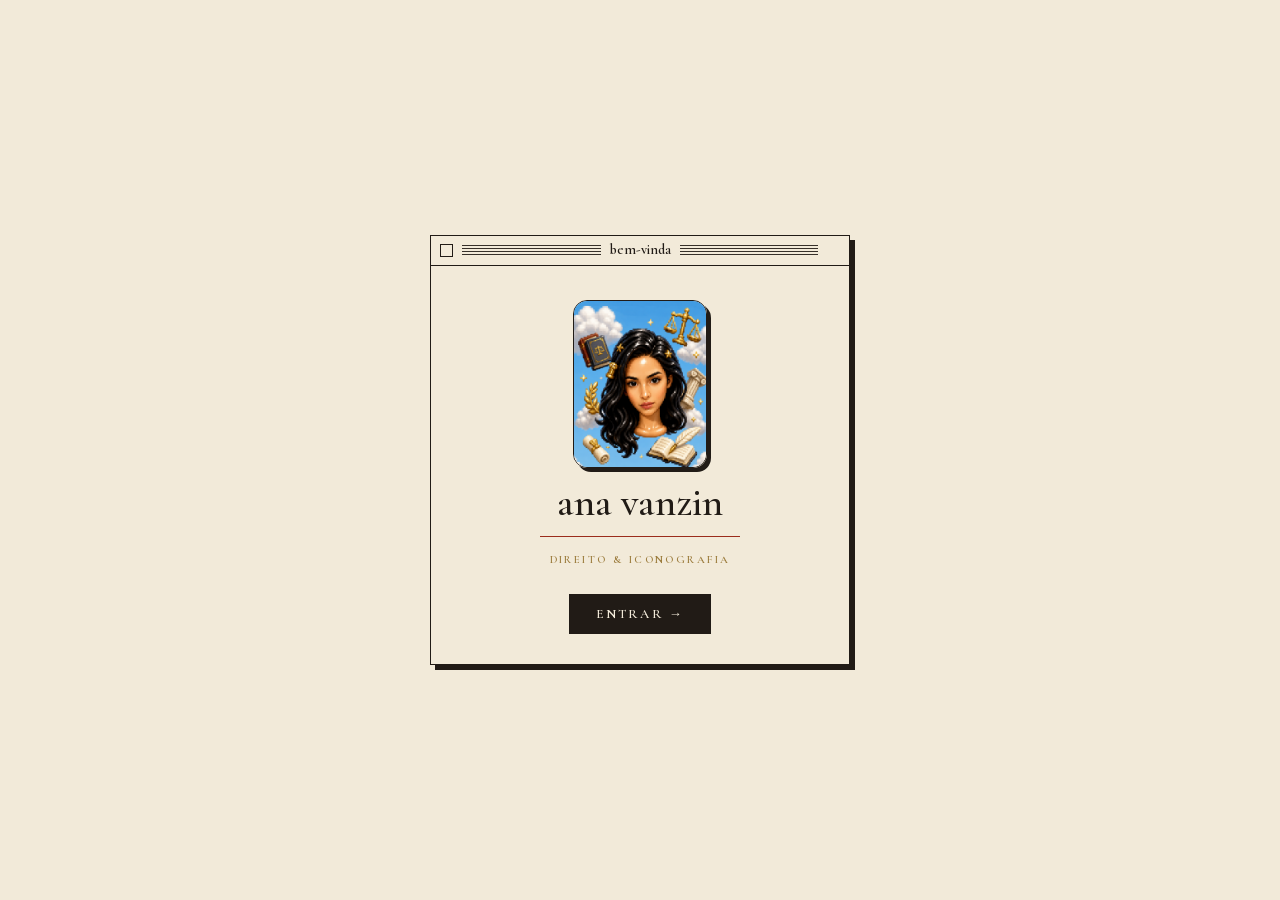
<file: index.html>
<!doctype html>
<html lang="pt">
<head>
<meta charset="utf-8">
<meta name="viewport" content="width=device-width, initial-scale=1">
<title>ana vanzin · direito & iconografia</title>
<link rel="icon" type="image/png" href="/assets/avatar-pixel.png">
<link rel="apple-touch-icon" href="/assets/avatar-pixel.png">
<meta name="description" content="Advogada e historiadora do direito. Alegorias femininas do direito, iconografia jurídica e a condição da mulher — numa mesa de trabalho retrô.">
<meta property="og:type" content="website">
<meta property="og:site_name" content="ana vanzin">
<meta property="og:locale" content="pt_BR">
<meta property="og:url" content="https://anavanzin.com/">
<meta property="og:title" content="ana vanzin · direito & iconografia">
<meta property="og:description" content="Advogada e historiadora do direito. Alegorias femininas do direito, iconografia jurídica e a condição da mulher — numa mesa de trabalho retrô.">
<meta property="og:image" content="https://anavanzin.com/assets/og-image.png">
<meta property="og:image:width" content="1200">
<meta property="og:image:height" content="630">
<meta name="twitter:card" content="summary_large_image">
<meta name="twitter:title" content="ana vanzin · direito & iconografia">
<meta name="twitter:description" content="Advogada e historiadora do direito. Alegorias femininas do direito, iconografia jurídica e a condição da mulher — numa mesa de trabalho retrô.">
<meta name="twitter:image" content="https://anavanzin.com/assets/og-image.png">
<meta name="theme-color" content="#F2EAD9">
<link rel="stylesheet" href="styles.css">
<script src="vendor/react/react-18.3.1.production.min.js"></script>
<script src="vendor/react/react-dom-18.3.1.production.min.js"></script>
<script src="_ds_bundle.js"></script>
<style>
  html, body { margin: 0; min-height: 100%; background: var(--paper); }
  html.desktop-enhanced, html.desktop-enhanced body { height: 100%; overflow: hidden; }
  ::selection { background: var(--rubric); color: var(--paper); }
</style>
<script type="application/ld+json">
{
  "@context": "https://schema.org",
  "@type": "WebSite",
  "name": "ana vanzin",
  "url": "https://anavanzin.com/",
  "description": "Advogada e historiadora do direito. Alegorias femininas do direito, iconografia jurídica e a condição da mulher.",
  "inLanguage": "pt-BR",
  "potentialAction": {
    "@type": "SearchAction",
    "target": {
      "@type": "EntryPoint",
      "urlTemplate": "https://anavanzin.com/?q={search_term_string}"
    },
    "query-input": "required name=search_term_string"
  }
}
</script>
</head>
<body style="font-family: sans-serif">
<div id="root">
  <main class="semantic-home" aria-labelledby="home-title" style="max-width: 760px; margin: 0 auto; padding: clamp(2rem, 7vw, 5rem) clamp(1.25rem, 5vw, 3rem);">
    <p style="letter-spacing: .18em; text-transform: uppercase; color: var(--rubric); font-size: .85rem; margin-bottom: 1rem;">direito · iconografia jurídica · pesquisa</p>
    <h1 id="home-title" style="font-family: var(--font-display); font-size: clamp(3rem, 10vw, 6rem); line-height: 1; margin-bottom: 1rem;">ana vanzin</h1>
    <p style="font-size: 1.2rem; line-height: 1.6; max-width: 62ch; margin-bottom: 1.5rem;">Advogada e historiadora do direito dedicada às alegorias femininas do direito, à iconografia jurídica e às relações entre imagem, poder e condição da mulher.</p>
    <p style="line-height: 1.7; max-width: 62ch; margin-bottom: 1.5rem;">Este site reúne perfil, publicações, atlas visual e projetos de pesquisa sobre justiça, república, soberania e outras personificações jurídicas. A mesa de trabalho retrô funciona como camada interativa progressiva; os principais caminhos também estão disponíveis aqui no HTML inicial, antes de qualquer hidratação JavaScript.</p>
    <nav aria-label="Navegação principal" style="display: flex; flex-wrap: wrap; gap: .75rem 1rem;">
      <a href="sobre.html">Perfil</a>
      <a href="publicacoes/">Publicações</a>
      <a href="atlas/">Atlas</a>
      <a href="iconocracia/">Iconocracia</a>
      <a href="mailto:anavvanzin@outlook.com">Contato</a>
    </nav>
  </main>
</div>
<script src="icons.js"></script>
<script src="window-contents.js"></script>
<script src="desktop-app.js"></script>
<script>
  document.documentElement.classList.add('desktop-enhanced');
  var Desktop = window.avapp.Desktop;
  ReactDOM.createRoot(document.getElementById('root')).render(React.createElement(Desktop));
</script>
</body>
</html>
</file>
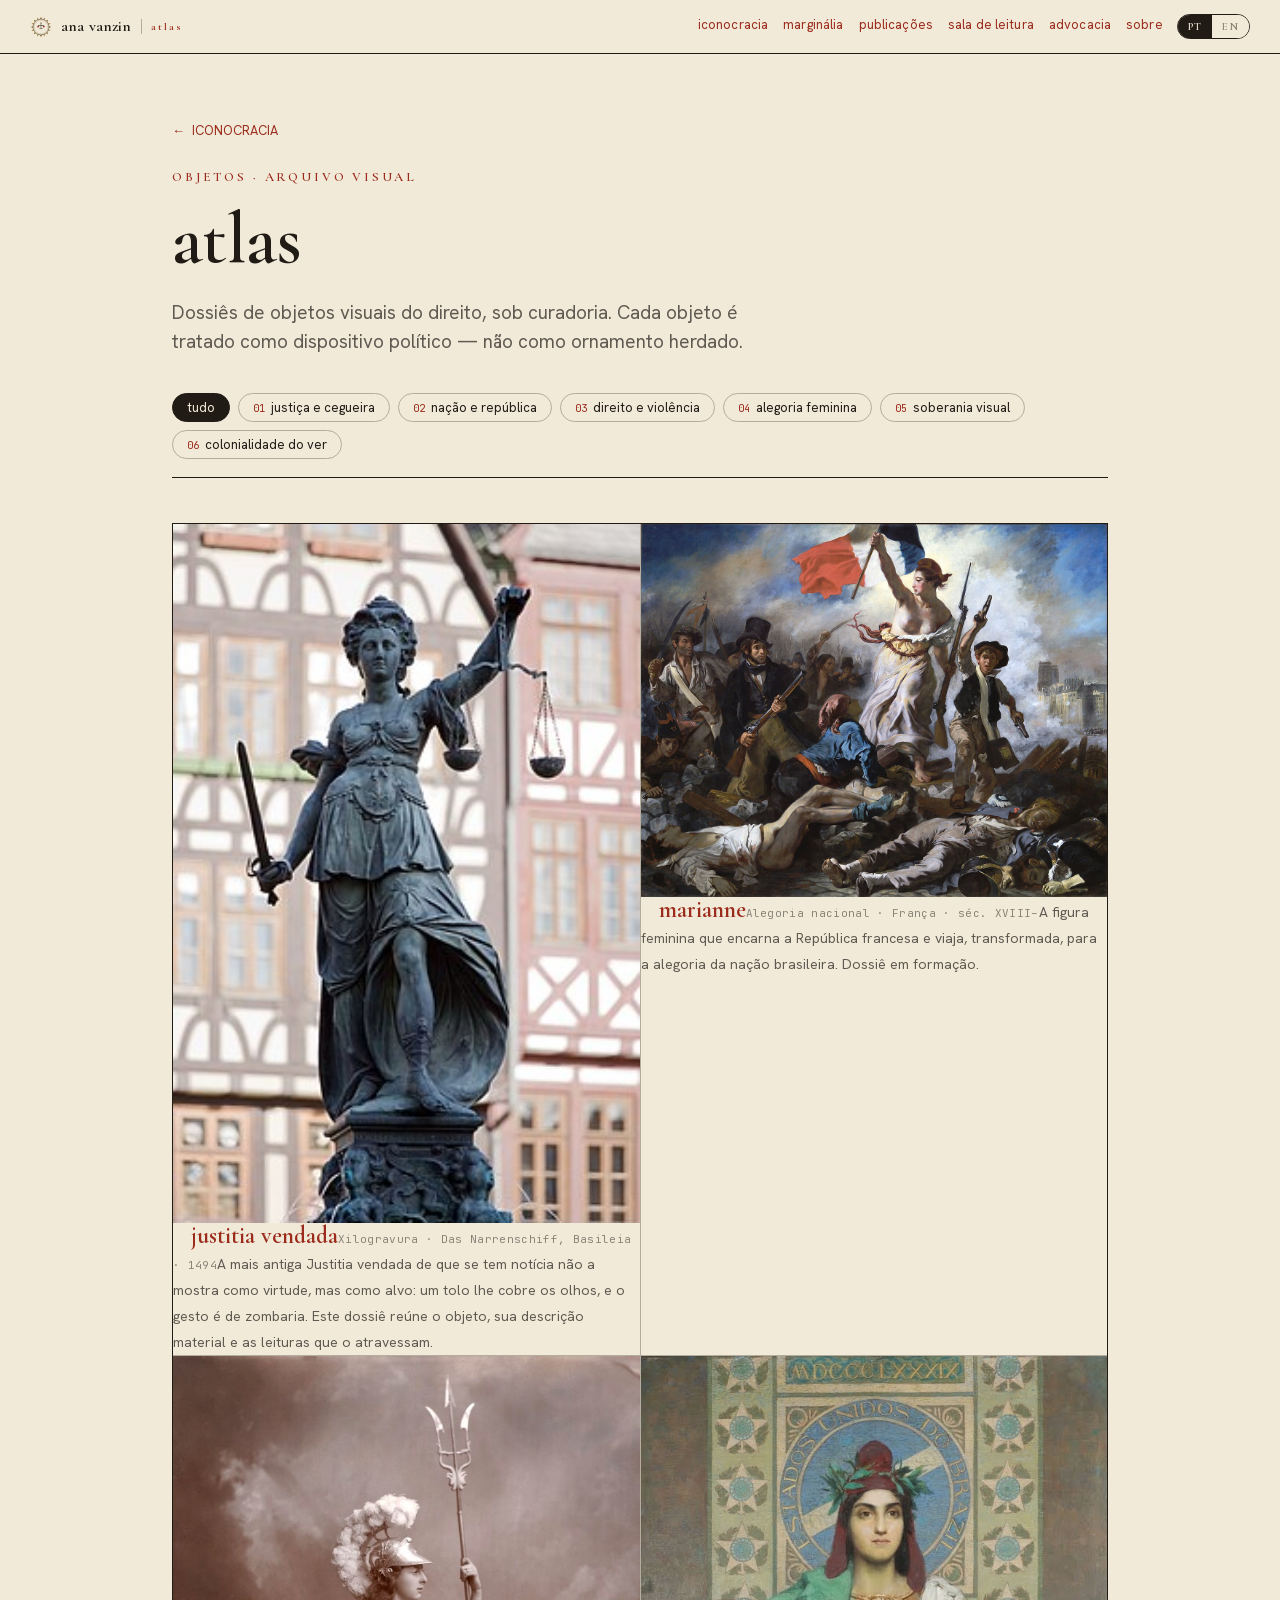
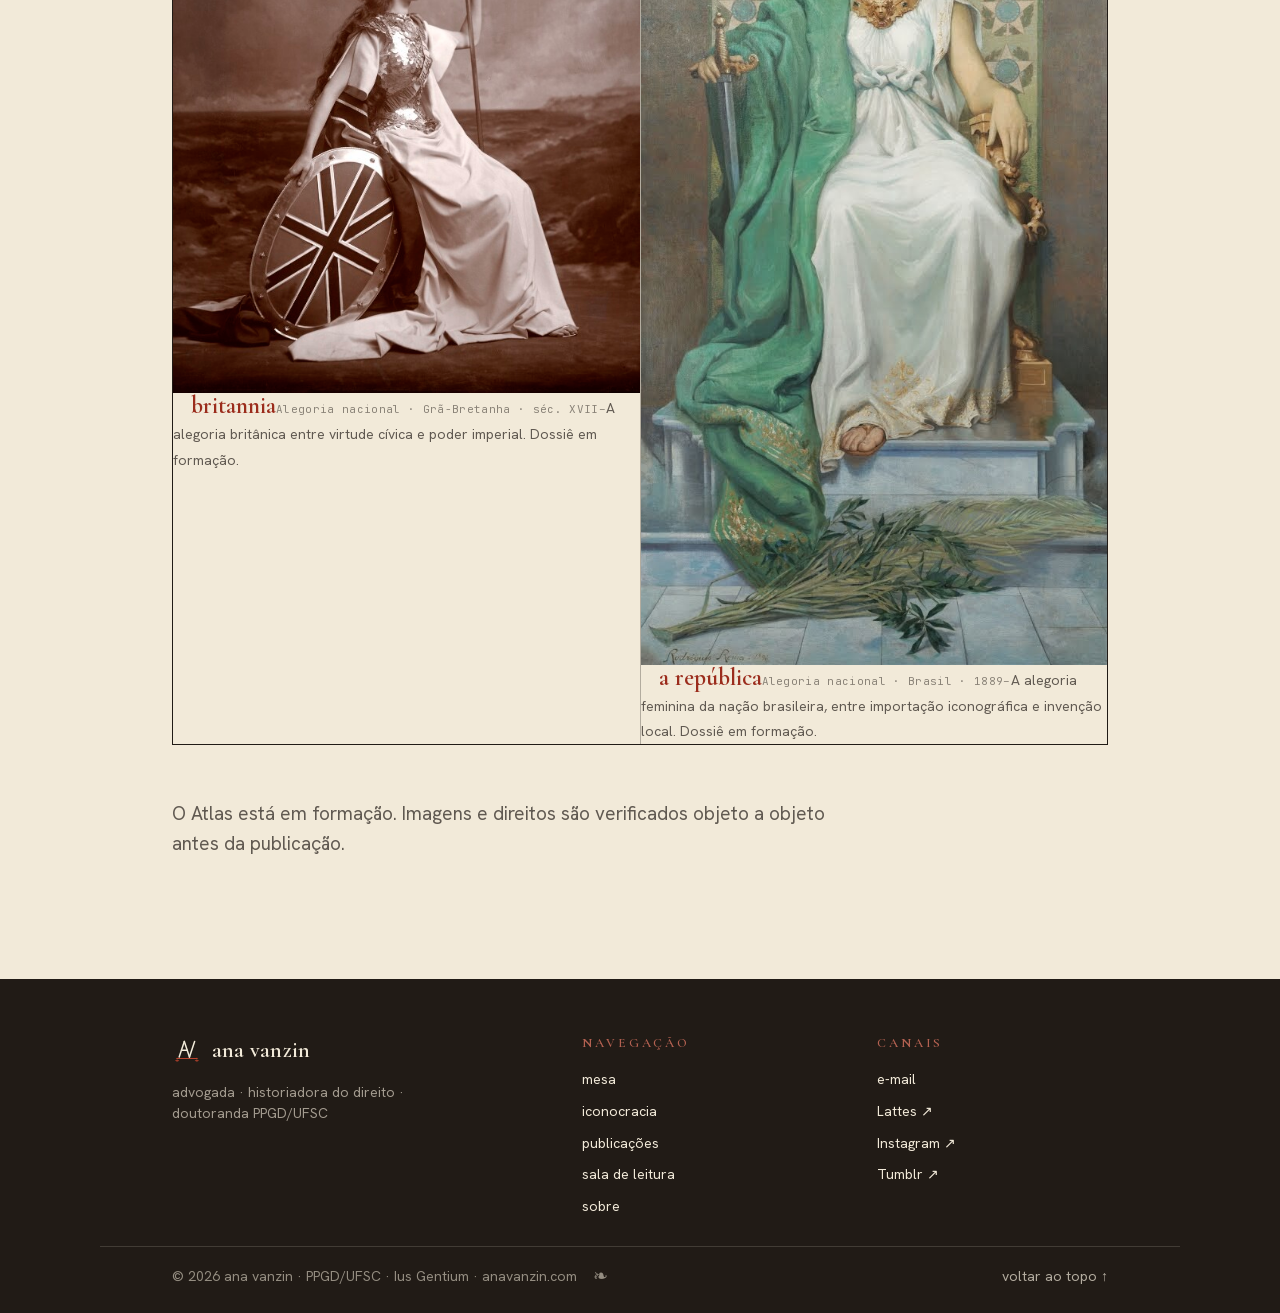
<file: atlas/index.html>
<!doctype html>
<html lang="pt">
<head>
<meta charset="utf-8">
<meta name="viewport" content="width=device-width, initial-scale=1">
<title>Atlas · ana vanzin</title>
<link rel="icon" href="/assets/avatar-pixel.png">
<meta name="description" content="Atlas — dossiês de objetos visuais do direito, sob curadoria. A imagem jurídica como dispositivo político, não como ornamento herdado.">
<meta name="theme-color" content="#F2EAD9">
<link rel="stylesheet" href="../styles.css">
<link rel="stylesheet" href="../editorial.css">
<script type="application/ld+json">
{
  "@context": "https://schema.org",
  "@type": "CollectionPage",
  "name": "Atlas · ana vanzin",
  "url": "https://anavanzin.com/atlas/",
  "inLanguage": "pt-BR",
  "isPartOf": {
    "@type": "WebSite",
    "name": "ana vanzin",
    "url": "https://anavanzin.com/"
  }
}
</script>
<script type="application/ld+json">
{
  "@context": "https://schema.org",
  "@type": "BreadcrumbList",
  "itemListElement": [
    {
      "@type": "ListItem",
      "position": 1,
      "name": "Início",
      "item": "https://anavanzin.com/"
    },
    {
      "@type": "ListItem",
      "position": 2,
      "name": "Atlas · ana vanzin",
      "item": "https://anavanzin.com/atlas/"
    }
  ]
}
</script>
</head>
<body class="ed" data-route="atlas">
  <header class="ed-bar">
    <a class="brand" href="../index.html" title="← voltar à mesa">
      <img src="../assets/sun-seal.svg" alt=""><b>ana vanzin</b><span class="div"></span>
      <span class="lbl" data-pt="atlas" data-en="atlas">atlas</span>
    </a>
    <span class="sp"></span>
    <nav class="avnav" aria-label="Navegação da pesquisa">
      <a href="../iconocracia/" data-route="iconocracia" data-pt="iconocracia" data-en="iconocracy">iconocracia</a>
      <a href="../marginalia/" data-route="marginalia" data-pt="marginália" data-en="marginalia">marginália</a>
      <a href="../publicacoes/" data-route="publicacoes" data-pt="publicações" data-en="publications">publicações</a>
      <a href="../sala-de-leitura/" data-route="leitura" data-pt="sala de leitura" data-en="reading room">sala de leitura</a>
      <a href="../advocacia.html" data-route="advocacia" data-pt="advocacia" data-en="practice">advocacia</a>
      <a href="../sobre.html" data-route="sobre" data-pt="sobre" data-en="about">sobre</a>
    </nav>
    <span class="langtog" role="group" aria-label="Idioma / Language">
      <button type="button" data-lang="pt" aria-pressed="true">PT</button>
      <button type="button" data-lang="en" aria-pressed="false">EN</button>
    </span>
  </header>

  <main class="ed-page">
    <a class="ed-back" href="../iconocracia/"><span class="ar">←</span><span data-pt="ICONOCRACIA" data-en="ICONOCRACIA">ICONOCRACIA</span></a>
    <div class="ed-head">
      <p class="kicker rise" data-pt="Objetos · arquivo visual" data-en="Objects · visual archive">Objetos · arquivo visual</p>
      <h1 class="ed-title rise" style="--d:.06s">atlas</h1>
      <p class="dek rise" style="--d:.12s" data-pt="Dossiês de objetos visuais do direito, sob curadoria. Cada objeto é tratado como dispositivo político — não como ornamento herdado." data-en="Dossiers of the visual objects of law, under curation. Each object is treated as a political device — not inherited ornament.">Dossiês de objetos visuais do direito, sob curadoria. Cada objeto é tratado como dispositivo político — não como ornamento herdado.</p>
    </div>

    <div id="tfilter" class="tfilter" role="group" aria-label="Filtrar por tema"></div>
    <ul class="atlas-grid" id="grid"></ul>

    <p class="dek" style="margin-top:clamp(40px,6vh,68px);max-width:60ch" data-pt="O Atlas está em formação. Imagens e direitos são verificados objeto a objeto antes da publicação." data-en="The Atlas is in formation. Images and rights are verified object by object before publication.">O Atlas está em formação. Imagens e direitos são verificados objeto a objeto antes da publicação.</p>
  </main>

  <footer class="ed-foot">
    <div class="in">
      <div class="zone brand">
        <a class="id" href="/"><img src="/assets/monogram-av-inverse.svg" alt=""> <b>ana vanzin</b></a>
        <p class="desc" data-pt="advogada · historiadora do direito · doutoranda PPGD/UFSC" data-en="lawyer · legal historian · PhD candidate, PPGD/UFSC">advogada · historiadora do direito · doutoranda PPGD/UFSC</p>
      </div>
      <nav class="zone nav" aria-label="Navegação do rodapé">
        <span class="zt" data-pt="navegação" data-en="navigation">navegação</span>
        <a href="/">mesa</a>
        <a href="/iconocracia/">iconocracia</a>
        <a href="/publicacoes/" data-pt="publicações" data-en="publications">publicações</a>
        <a href="/sala-de-leitura/" data-pt="sala de leitura" data-en="reading room">sala de leitura</a>
        <a href="/sobre.html" data-pt="sobre" data-en="about">sobre</a>
      </nav>
      <div class="zone links">
        <span class="zt" data-pt="canais" data-en="channels">canais</span>
        <a href="mailto:anavvanzin@outlook.com">e-mail</a>
        <a href="http://lattes.cnpq.br/9079096818962275" target="_blank" rel="noopener">Lattes ↗</a>
        <a href="https://instagram.com/anavanzin" target="_blank" rel="noopener">Instagram ↗</a>
        <a href="http://hookahr.tumblr.com/" target="_blank" rel="noopener">Tumblr ↗</a>
      </div>
    </div>
    <div class="base">
      <span class="cl">© 2026 ana vanzin · PPGD/UFSC · Ius Gentium · anavanzin.com</span>
      <span class="flr">❧</span>
      <a class="top" href="#" data-pt="voltar ao topo ↑" data-en="back to top ↑">voltar ao topo ↑</a>
    </div>
  </footer>

  <script src="../content.js"></script>
  <script src="../editorial.js"></script>
  <script src="../theme-filter.js"></script>
  <script>
  (function () {
    var L = function (o) { return window.AVContent.L(o); };
    var active = 'all';

    function card(o) {
      var en = window.AV && window.AV.lang === 'en';
      var th = o.img
        ? '<span class="th"><img src="../' + o.img + '" alt="' + L(o.caption) + '" loading="lazy"></span>'
        : '<span class="th"><span class="ph"><span class="ph-lbl">' + L(o.caption) + '</span></span></span>';
      return '<li data-themes="' + o.themes.join(' ') + '"><a href="' + o.slug + '.html">' +
        th.replace('<span class="th">', '<span class="th"><span class="st">' + L(o.status) + '</span>') +
        '<span class="cap"><span class="ti">' + L(o.title) + '</span>' +
        '<span class="mt">' + L(o.object) + ' · ' + L(o.origin) + ' · ' + o.date + '</span>' +
        '<span class="ds">' + L(o.summary) + '</span></span></a></li>';
    }

    function paint() {
      var grid = document.getElementById('grid');
      grid.innerHTML = window.AVContent.OBJECTS.map(card).join('');
      window.AVThemeFilter.apply(grid, active);
    }

    window.AVThemeFilter.mount(document.getElementById('tfilter'), {
      base: '../',
      onChange: function (slug) { active = slug; window.AVThemeFilter.apply(document.getElementById('grid'), slug); }
    });
    window.addEventListener('av:lang', paint);
    paint();
  })();
  </script>
</body>
</html>
</file>
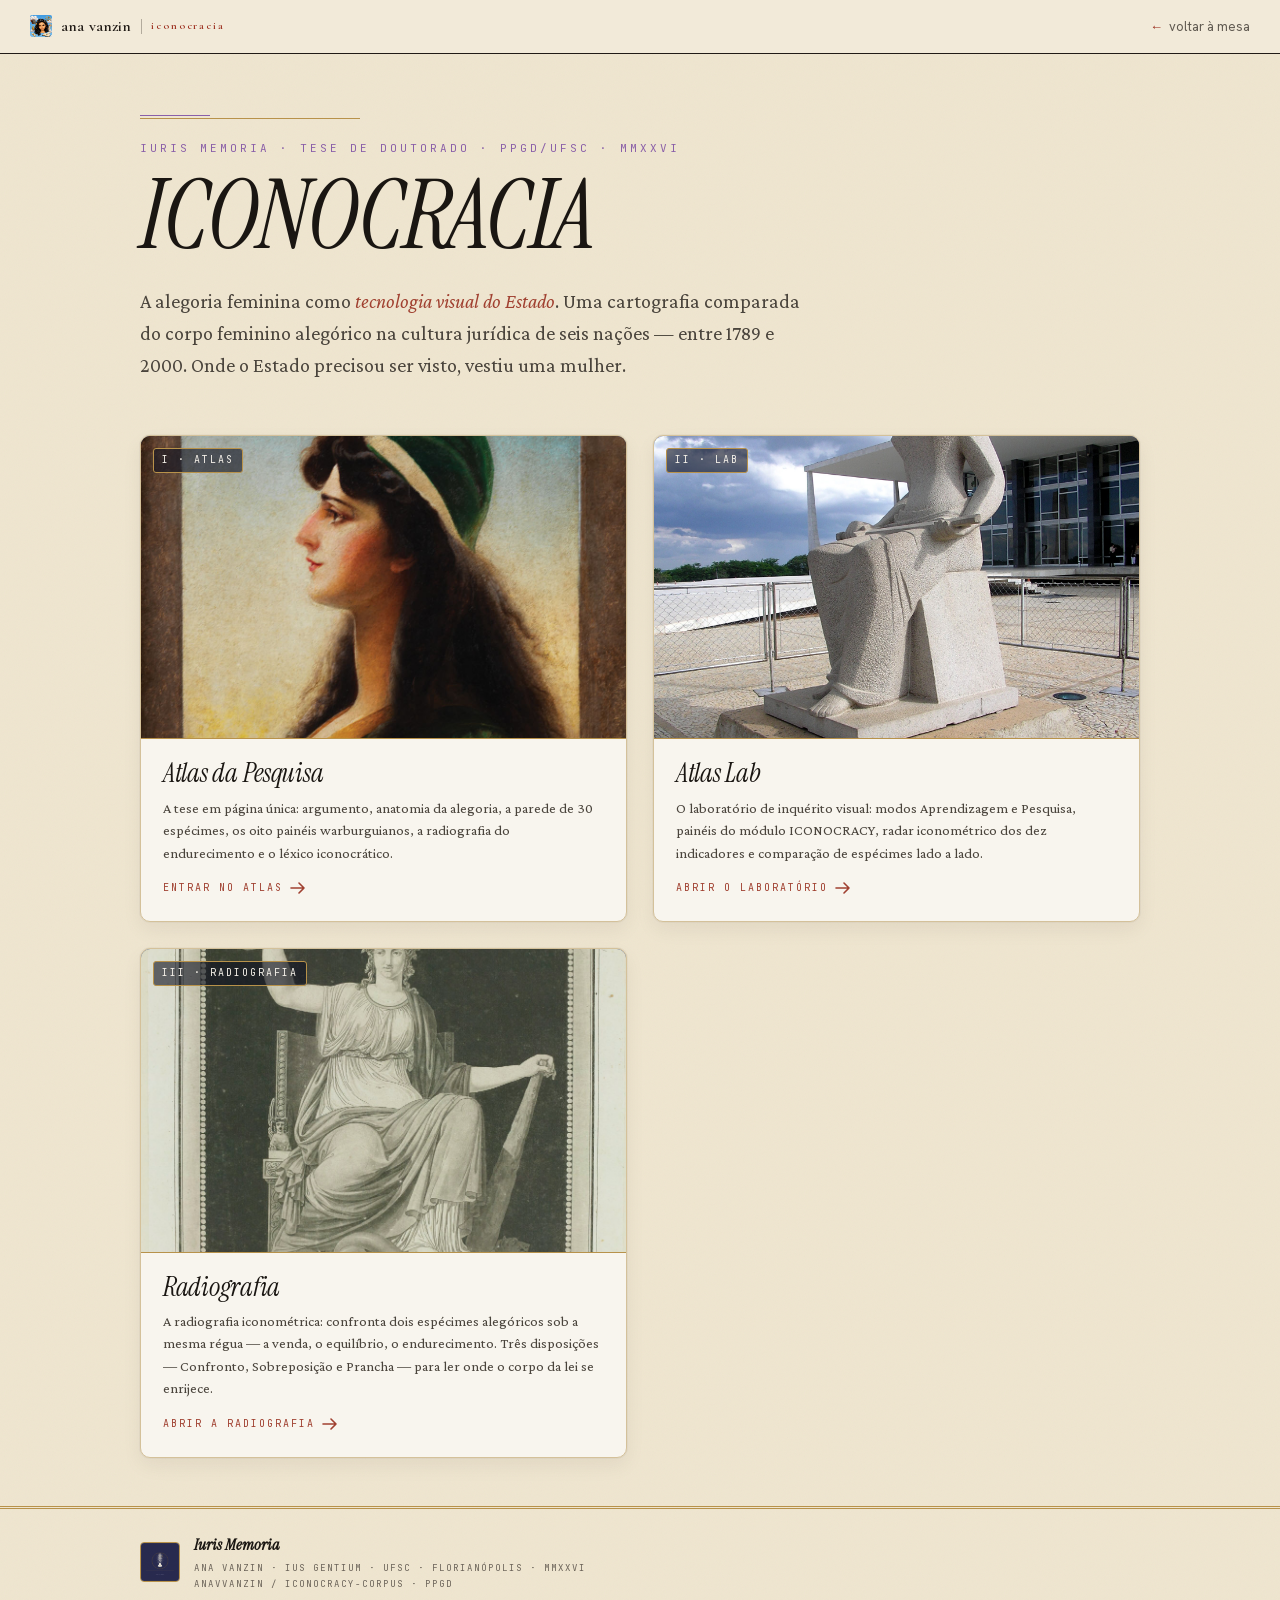
<file: iconocracia/index.html>
<!DOCTYPE html>
<html lang="pt-BR">
<head>
<meta charset="UTF-8" />
<meta name="viewport" content="width=device-width, initial-scale=1.0" />
<title>ICONOCRACIA · Iuris Memoria</title>
<meta name="description" content="A alegoria feminina como tecnologia visual do Estado — Atlas e laboratório de inquérito iconocrático. Ana Vanzin · PPGD/UFSC." />
<meta name="author" content="Ana Vanzin" />
<meta name="theme-color" content="#1A2342" />
<link rel="canonical" href="https://anavanzin.com/iconocracia/" />
<link rel="icon" type="image/png" sizes="32x32" href="/assets/avatar-pixel.png" />
<link rel="icon" type="image/png" sizes="64x64" href="/assets/avatar-pixel.png" />
<link rel="apple-touch-icon" href="/assets/avatar-pixel.png" />
<!-- Open Graph -->
<meta property="og:type" content="website" />
<meta property="og:site_name" content="ICONOCRACIA · Iuris Memoria" />
<meta property="og:locale" content="pt_BR" />
<meta property="og:url" content="https://anavanzin.com/iconocracia/" />
<meta property="og:title" content="ICONOCRACIA · Iuris Memoria" />
<meta property="og:description" content="A alegoria feminina como tecnologia visual do Estado. Uma cartografia comparada do corpo feminino alegórico na cultura jurídica de seis nações, 1789–2000." />
<meta property="og:image" content="https://anavanzin.com/iconocracia/assets/og-cover.png" />
<meta property="og:image:width" content="1200" />
<meta property="og:image:height" content="630" />
<meta property="og:image:alt" content="ICONOCRACIA — a alegoria feminina como tecnologia visual do Estado." />
<!-- Twitter -->
<meta name="twitter:card" content="summary_large_image" />
<meta name="twitter:title" content="ICONOCRACIA · Iuris Memoria" />
<meta name="twitter:description" content="A alegoria feminina como tecnologia visual do Estado — Atlas e laboratório de inquérito iconocrático." />
<meta name="twitter:image" content="https://anavanzin.com/iconocracia/assets/og-cover.png" />
<link rel="stylesheet" href="./styles.css" />
<link rel="stylesheet" href="/iconocracia/sysbar.css" />
<style>
  html { -webkit-text-size-adjust: 100%; }
  body {
    margin: 0; min-height: 100vh;
    background-color: var(--surface-page, #EFE5CF);
    background-image: var(--grain);
    background-size: 200px;
    color: var(--ink);
    display: flex; flex-direction: column;
  }
  .wrap { flex: 1; max-width: 1080px; width: 100%; margin: 0 auto; padding: 64px 40px 48px; box-sizing: border-box; }

  /* masthead */
  .rule { width: 220px; height: 1px; background: var(--gold); position: relative; }
  .rule::after { content: ""; position: absolute; left: 0; top: -3px; width: 70px; height: 1px; background: var(--brand-amethyst); }
  .kick { font-family: var(--font-mono); font-size: 11px; letter-spacing: 3px; text-transform: uppercase; color: var(--brand-amethyst); margin: 20px 0 0; }
  h1 { font-family: var(--font-display); font-style: italic; font-size: clamp(48px, 9vw, 96px); line-height: .98; letter-spacing: -.01em; color: var(--ink); margin: 12px 0 0; }
  .lede { font-family: var(--font-body); font-size: clamp(16px, 2.2vw, 20px); line-height: 1.6; color: #4a443c; max-width: 60ch; margin: 22px 0 0; text-wrap: pretty; }
  .lede em { font-style: italic; color: var(--terracotta); }

  /* entry cards */
  .entries { display: grid; grid-template-columns: 1fr 1fr; gap: 26px; margin-top: 54px; }
  a.card {
    display: flex; flex-direction: column; text-decoration: none;
    border: 1px solid var(--light-border); border-radius: var(--radius);
    background: var(--surface-card, #FBF7EE); overflow: hidden;
    box-shadow: var(--shadow-card); transition: transform .18s var(--ease-out), box-shadow .18s var(--ease-out), border-color .18s;
  }
  a.card:hover { transform: translateY(-4px); box-shadow: var(--shadow-lg); border-color: var(--gold); }
  .thumb { position: relative; aspect-ratio: 16/10; overflow: hidden; background: var(--navy-mid, #1D2548); border-bottom: 1px solid var(--gold); }
  .thumb img { position: absolute; inset: 0; width: 100%; height: 100%; object-fit: cover; }
  a.card:hover .thumb img { transform: scale(1.03); }
  .thumb img { transition: transform .4s var(--ease-out); }
  .num { position: absolute; top: 12px; left: 12px; white-space: nowrap; font-family: var(--font-mono); font-size: 10px; letter-spacing: 2px; color: var(--ivory-light, #F4ECD8); background: rgba(13,16,30,.6); border: 1px solid var(--gold); border-radius: 3px; padding: 3px 8px; }
  .body { padding: 20px 22px 22px; }
  .body h2 { font-family: var(--font-display); font-style: italic; font-size: 27px; color: var(--ink); margin: 0; line-height: 1.05; }
  .body p { font-family: var(--font-body); font-size: 14.5px; line-height: 1.55; color: #4a443c; margin: 9px 0 0; }
  .go { display: inline-flex; align-items: center; gap: 7px; font-family: var(--font-mono); font-size: 10px; letter-spacing: 2px; text-transform: uppercase; color: var(--terracotta); margin-top: 16px; }
  .go svg { transition: transform .18s var(--ease-out); }
  a.card:hover .go svg { transform: translateX(3px); }

  footer { border-top: 3px double var(--gold); }
  .foot-in { max-width: 1080px; margin: 0 auto; padding: 22px 40px 30px; display: flex; align-items: center; gap: 14px; flex-wrap: wrap; }
  .foot-in img { width: 40px; height: 40px; object-fit: cover; border: 1px solid var(--gold); border-radius: 4px; }
  .foot-in .col { font-family: var(--font-mono); font-size: 9px; letter-spacing: 2px; text-transform: uppercase; color: #6a6258; line-height: 1.8; }
  .foot-in .col b { font-family: var(--font-display); font-style: italic; font-size: 16px; letter-spacing: 0; text-transform: none; color: var(--ink); display: block; }

  @media (max-width: 720px) {
    .wrap { padding: 44px 22px 36px; }
    .entries { grid-template-columns: 1fr; gap: 18px; margin-top: 38px; }
  }
  @media (prefers-reduced-motion: reduce) {
    a.card, .thumb img, .go svg { transition: none !important; }
    a.card:hover { transform: none; }
    a.card:hover .thumb img { transform: none; }
    a.card:hover .go svg { transform: none; }
  }
  .backbar { width: 100%; box-sizing: border-box; max-width: 1080px; margin: 0 auto; padding: 0 40px; }
  a.backlink { display: inline-flex; align-items: center; gap: 7px; font-family: var(--font-mono); font-size: 10px; letter-spacing: 2px; text-transform: uppercase; color: #6a6258; text-decoration: none; transition: color .18s var(--ease-out); }
  a.backlink:hover { color: var(--terracotta); }
  a.backlink svg { transition: transform .18s var(--ease-out); }
  a.backlink:hover svg { transform: translateX(-3px); }
  @media (max-width: 720px) { .backbar { padding: 0 22px; } }
</style>
</head>
<body>
  <header class="ico-bar">
    <a class="brand" href="/iconocracia/" title="ICONOCRACIA · Iuris Memoria"><img src="/assets/avatar-pixel.png" alt=""><b>ana vanzin</b><span class="div"></span><span class="lbl">iconocracia</span></a>
    <span class="sp"></span>
    <a class="back" href="/"><span class="ar">←</span> voltar à mesa</a>
  </header>
  <div class="wrap">
    <header>
      <div class="rule"></div>
      <p class="kick">Iuris Memoria · Tese de Doutorado · PPGD/UFSC · MMXXVI</p>
      <h1>ICONOCRACIA</h1>
      <p class="lede">A alegoria feminina como <em>tecnologia visual do Estado</em>. Uma cartografia comparada do corpo feminino alegórico na cultura jurídica de seis nações — entre 1789 e 2000. Onde o Estado precisou ser visto, vestiu uma mulher.</p>
    </header>

    <nav class="entries">
      <a class="card" href="./atlas/index.html">
        <div class="thumb">
          <img src="/assets/corpus/br-villares-republica.jpg" alt="O Retrato da República, Décio Villares (1896)" />
          <span class="num">I · ATLAS</span>
        </div>
        <div class="body">
          <h2>Atlas da Pesquisa</h2>
          <p>A tese em página única: argumento, anatomia da alegoria, a parede de 30 espécimes, os oito painéis warburguianos, a radiografia do endurecimento e o léxico iconocrático.</p>
          <span class="go">Entrar no Atlas
            <svg width="16" height="12" viewBox="0 0 16 12" fill="none" stroke="currentColor" stroke-width="1.6" stroke-linecap="round" stroke-linejoin="round"><path d="M1 6h13M9 1l5 5-5 5"/></svg>
          </span>
        </div>
      </a>

      <a class="card" href="./atlas-lab/index.html">
        <div class="thumb">
          <img src="/assets/corpus/br-stf-justica-1961.jpg" alt="A Justiça, Alfredo Ceschiatti (STF, 1961)" />
          <span class="num">II · LAB</span>
        </div>
        <div class="body">
          <h2>Atlas Lab</h2>
          <p>O laboratório de inquérito visual: modos Aprendizagem e Pesquisa, painéis do módulo ICONOCRACY, radar iconométrico dos dez indicadores e comparação de espécimes lado a lado.</p>
          <span class="go">Abrir o laboratório
            <svg width="16" height="12" viewBox="0 0 16 12" fill="none" stroke="currentColor" stroke-width="1.6" stroke-linecap="round" stroke-linejoin="round"><path d="M1 6h13M9 1l5 5-5 5"/></svg>
          </span>
        </div>
      </a>

      <a class="card" href="./radiografia/index.html">
        <div class="thumb">
          <img src="/assets/corpus/fr-moitte-liberte-1792.jpg" alt="La Liberté, Jean-Guillaume Moitte (1792)" />
          <span class="num">III · RADIOGRAFIA</span>
        </div>
        <div class="body">
          <h2>Radiografia</h2>
          <p>A radiografia iconométrica: confronta dois espécimes alegóricos sob a mesma régua — a venda, o equilíbrio, o endurecimento. Três disposições — Confronto, Sobreposição e Prancha — para ler onde o corpo da lei se enrijece.</p>
          <span class="go">Abrir a radiografia
            <svg width="16" height="12" viewBox="0 0 16 12" fill="none" stroke="currentColor" stroke-width="1.6" stroke-linecap="round" stroke-linejoin="round"><path d="M1 6h13M9 1l5 5-5 5"/></svg>
          </span>
        </div>
      </a>
    </nav>
  </div>

  <footer>
    <div class="foot-in">
      <img src="./assets/logo-symbol.png" alt="" />
      <div class="col">
        <b>Iuris Memoria</b>
        Ana Vanzin · Ius Gentium · UFSC · Florianópolis · MMXXVI<br/>
        anavvanzin / iconocracy-corpus · PPGD
      </div>
    </div>
  </footer>
</body>
</html>
</file>
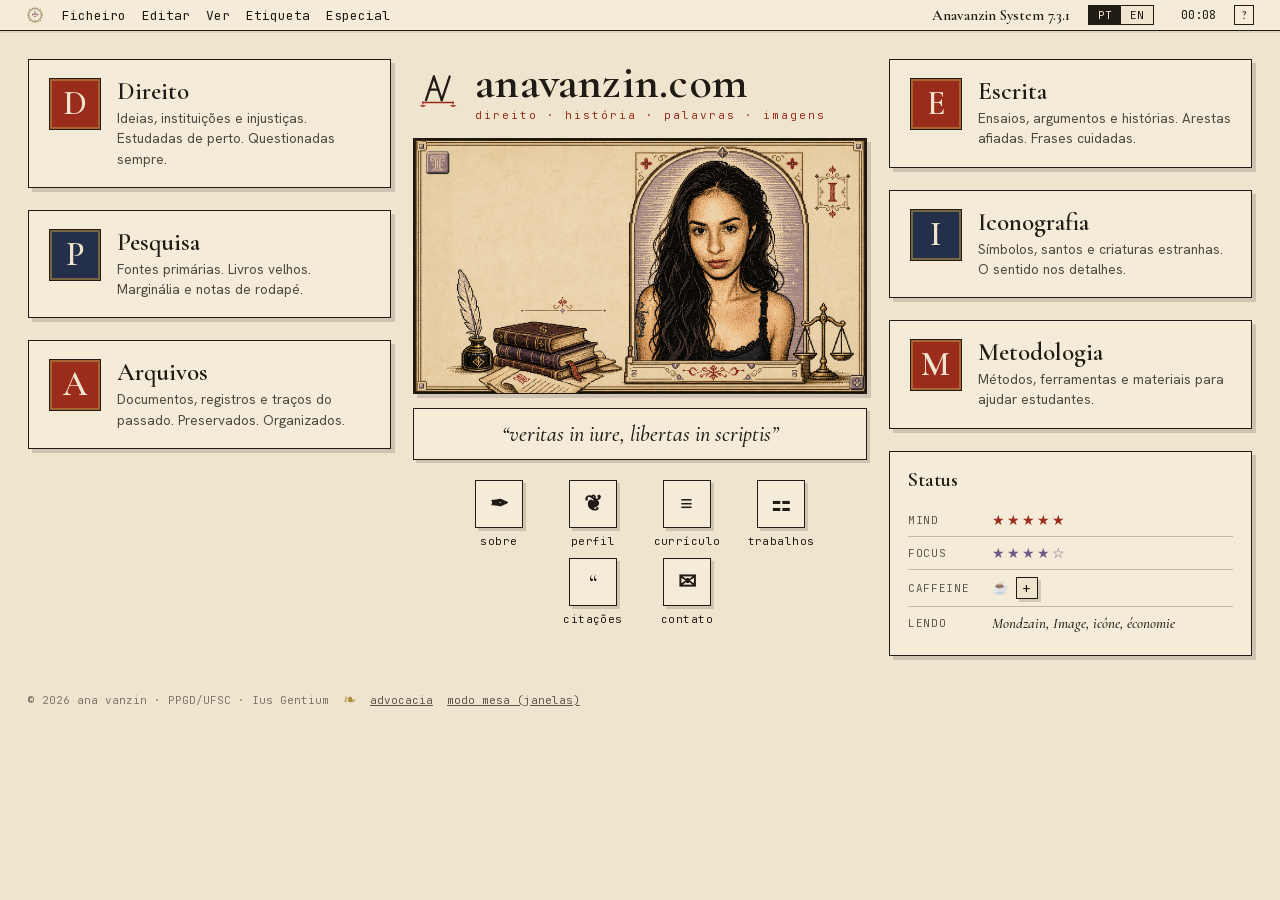
<file: landing/index.html>
<!doctype html>
<html lang="pt">
<head>
<meta charset="utf-8">
<meta name="viewport" content="width=device-width, initial-scale=1">
<title>ana vanzin · mesa iluminada (preview)</title>
<meta name="robots" content="noindex"><!-- preview route; remove ao virar index -->
<link rel="icon" type="image/png" href="/assets/avatar-pixel.png">
<link rel="stylesheet" href="/fonts/fonts.css">
<style>
  :root{
    --paper:#EFE5CF; --paper-card:#F4ECD8; --ink:#211B16;
    --navy:#243049; --rubric:#9B2C1C; --gold:#B08D3C; --amethyst:#6E5A86;
    --rule:color-mix(in srgb, var(--ink) 22%, var(--paper));
    --hard:4px 4px 0 rgba(33,27,22,.16);
    --hard-sm:3px 3px 0 rgba(33,27,22,.16);
    --disp:'Cormorant Garamond','Times New Roman',serif;
    --body:'Hanken Grotesk','Helvetica Neue',sans-serif;
    --mono:'JetBrains Mono',ui-monospace,monospace;
  }
  *{box-sizing:border-box}
  html,body{margin:0}
  body{
    background:var(--paper); color:var(--ink); font-family:var(--body);
    -webkit-font-smoothing:antialiased; min-height:100vh;
    background-image:radial-gradient(rgba(33,27,22,.04) .5px, transparent .5px);
    background-size:4px 4px;
  }
  a{color:inherit}

  /* ---------- menu bar (System 7) ---------- */
  .menubar{
    position:sticky; top:0; z-index:50; display:flex; align-items:center; gap:18px;
    background:var(--paper-card); border-bottom:1.5px solid var(--ink);
    box-shadow:0 2px 0 rgba(33,27,22,.08);
    padding:5px clamp(12px,3vw,26px); font-family:var(--mono); font-size:13px;
  }
  .menubar .seal{width:18px;height:18px}
  .menubar nav{display:flex; gap:16px; flex-wrap:wrap}
  .menubar nav span{cursor:default}
  .menubar .sys{margin-left:auto; font-family:var(--disp); font-weight:600; font-size:15px; white-space:nowrap}
  .menubar .langtog{display:inline-flex; border:1px solid var(--ink); border-radius:0; overflow:hidden}
  .menubar .langtog button{font-family:var(--mono); font-size:11px; border:0; background:var(--paper); color:var(--ink); padding:2px 9px; cursor:pointer}
  .menubar .langtog button[aria-pressed=true]{background:var(--ink); color:var(--paper)}
  .menubar .clock{font-variant-numeric:tabular-nums; font-size:12px; min-width:44px; text-align:right}
  .menubar .q{border:1px solid var(--ink); width:20px; height:20px; display:grid; place-items:center; font-family:var(--disp); font-weight:600}
  @media(max-width:720px){ .menubar nav{display:none} }

  /* ---------- layout ---------- */
  .stage{max-width:1320px; margin:0 auto; padding:clamp(14px,2.4vw,28px);
    display:grid; grid-template-columns:1fr 1.25fr 1fr; gap:clamp(14px,1.8vw,22px); align-items:start}
  @media(max-width:980px){ .stage{grid-template-columns:1fr} }

  /* ---------- cards (facetas) ---------- */
  .col{display:flex; flex-direction:column; gap:clamp(14px,1.8vw,22px)}
  .card{
    display:flex; gap:16px; text-decoration:none; color:var(--ink);
    background:var(--paper-card); border:1.5px solid var(--ink); box-shadow:var(--hard);
    padding:18px 20px; transition:transform .14s ease, box-shadow .14s ease;
  }
  .card:hover{transform:translate(-2px,-2px); box-shadow:6px 6px 0 rgba(33,27,22,.18)}
  .card:active{transform:translate(1px,1px); box-shadow:var(--hard-sm)}
  .cap{
    flex:0 0 auto; width:52px; height:52px; display:grid; place-items:center;
    background:var(--rubric); color:var(--paper); border:1px solid var(--ink);
    box-shadow:inset 0 0 0 2px color-mix(in srgb,var(--gold) 60%, transparent);
    font-family:var(--disp); font-weight:700; font-size:34px; line-height:1;
  }
  .card:nth-child(even) .cap{background:var(--navy)}
  .card .cbody h2{font-family:var(--disp); font-weight:600; font-size:25px; margin:0 0 4px; line-height:1.04}
  .card .cbody p{font-size:13.5px; line-height:1.5; margin:0; color:color-mix(in srgb,var(--ink) 78%, var(--paper)); max-width:34ch}

  /* ---------- center ---------- */
  .center{display:flex; flex-direction:column; gap:16px}
  .masthead{display:flex; align-items:center; gap:14px; padding:2px 2px 0}
  .masthead .logo{width:46px;height:46px}
  .masthead .lk h1{font-family:var(--disp); font-weight:700; font-size:clamp(30px,4.4vw,46px); margin:0; line-height:.95; letter-spacing:.005em}
  .masthead .lk .tag{font-family:var(--mono); font-size:11px; letter-spacing:2px; text-transform:lowercase; color:var(--rubric); margin-top:3px}
  .hero{border:1.5px solid var(--ink); box-shadow:var(--hard); background:var(--navy)}
  .hero img{display:block; width:100%; height:auto}
  .scroll{
    text-align:center; font-family:var(--disp); font-style:italic; font-size:clamp(17px,2.2vw,22px);
    color:var(--ink); background:var(--paper-card); border:1.5px solid var(--ink); box-shadow:var(--hard-sm);
    padding:12px 18px; margin-top:-2px;
  }
  /* dock */
  .dock{display:flex; justify-content:center; gap:10px; flex-wrap:wrap; padding:4px 0 2px}
  .dock a{
    display:flex; flex-direction:column; align-items:center; gap:6px; width:84px; text-decoration:none; color:var(--ink);
  }
  .dock .tile{
    width:48px; height:48px; display:grid; place-items:center; background:var(--paper-card);
    border:1.5px solid var(--ink); box-shadow:var(--hard-sm); font-family:var(--disp); font-weight:600; font-size:22px;
    transition:transform .12s ease}
  .dock a:hover .tile{transform:translateY(-3px)}
  .dock span{font-family:var(--mono); font-size:11px; letter-spacing:.04em}

  /* ---------- status panel ---------- */
  .status{background:var(--paper-card); border:1.5px solid var(--ink); box-shadow:var(--hard); padding:16px 18px}
  .status h3{font-family:var(--disp); font-weight:600; font-size:20px; margin:0 0 12px}
  .status .row{display:flex; align-items:center; gap:10px; padding:7px 0; border-top:1px solid var(--rule); font-size:13px}
  .status .row:first-of-type{border-top:0}
  .status .lab{font-family:var(--mono); font-size:11px; letter-spacing:.06em; text-transform:uppercase; width:74px; color:color-mix(in srgb,var(--ink) 70%,var(--paper))}
  .status .pips{letter-spacing:2px; font-size:14px}
  .status .pips.mind{color:var(--rubric)} .status .pips.focus{color:var(--amethyst)}
  .status .caf{display:flex; align-items:center; gap:8px}
  .status .caf button{font:inherit; cursor:pointer; border:1px solid var(--ink); background:var(--paper); width:22px;height:22px; line-height:1; box-shadow:var(--hard-sm)}
  .status .caf button:active{transform:translate(1px,1px); box-shadow:none}
  .status .now{font-style:italic; font-family:var(--disp); font-size:15px}

  footer.legal{max-width:1320px; margin:6px auto 30px; padding:0 clamp(14px,2.4vw,28px); font-family:var(--mono); font-size:11px; color:color-mix(in srgb,var(--ink) 55%,var(--paper)); display:flex; gap:14px; flex-wrap:wrap; align-items:center}
  footer.legal a{color:color-mix(in srgb,var(--ink) 70%,var(--paper))}
  footer.legal .flr{color:var(--gold); font-family:var(--disp); font-size:16px}
</style>
</head>
<body>

<header class="menubar">
  <img class="seal" src="/assets/sun-seal.svg" alt="">
  <nav aria-hidden="true"><span>Ficheiro</span><span>Editar</span><span>Ver</span><span>Etiqueta</span><span>Especial</span></nav>
  <span class="sys">Anavanzin System 7.3.1</span>
  <span class="langtog" role="group" aria-label="Idioma / Language">
    <button type="button" data-lang="pt" aria-pressed="true">PT</button>
    <button type="button" data-lang="en" aria-pressed="false">EN</button>
  </span>
  <span class="clock" id="clock">--:--</span>
  <span class="q" title="anavanzin.com">?</span>
</header>

<main class="stage">

  <!-- coluna esquerda -->
  <div class="col">
    <a class="card" href="/conceitos.html">
      <span class="cap">D</span>
      <span class="cbody">
        <h2 data-pt="Direito" data-en="Law">Direito</h2>
        <p data-pt="Ideias, instituições e injustiças. Estudadas de perto. Questionadas sempre."
           data-en="Ideas, institutions, and injustices. Studied closely. Questioned constantly.">Ideias, instituições e injustiças. Estudadas de perto. Questionadas sempre.</p>
      </span>
    </a>
    <a class="card" href="/sala-de-leitura/">
      <span class="cap">P</span>
      <span class="cbody">
        <h2 data-pt="Pesquisa" data-en="Research">Pesquisa</h2>
        <p data-pt="Fontes primárias. Livros velhos. Marginália e notas de rodapé."
           data-en="Primary sources. Old books. Marginalia and footnotes.">Fontes primárias. Livros velhos. Marginália e notas de rodapé.</p>
      </span>
    </a>
    <a class="card" href="/atlas/">
      <span class="cap">A</span>
      <span class="cbody">
        <h2 data-pt="Arquivos" data-en="Archives">Arquivos</h2>
        <p data-pt="Documentos, registros e traços do passado. Preservados. Organizados."
           data-en="Documents, records, and traces of the past. Preserved. Organized.">Documentos, registros e traços do passado. Preservados. Organizados.</p>
      </span>
    </a>
  </div>

  <!-- centro -->
  <div class="center">
    <div class="masthead">
      <img class="logo" src="/assets/monogram-av.svg" alt="" onerror="this.style.display='none'">
      <span class="lk">
        <h1>anavanzin.com</h1>
        <div class="tag" data-pt="direito · história · palavras · imagens" data-en="law · history · words · images">direito · história · palavras · imagens</div>
      </span>
    </div>
    <div class="hero"><img src="/assets/landing/hero.png" alt="Ana Vanzin — retrato em arco iluminado, com balança, livros e pena"></div>
    <div class="scroll">“veritas in iure, libertas in scriptis”</div>
    <nav class="dock" aria-label="Atalhos">
      <a href="/sobre.html"><span class="tile">✒</span><span data-pt="sobre" data-en="about">sobre</span></a>
      <a href="/perfil.html"><span class="tile">❦</span><span data-pt="perfil" data-en="profile">perfil</span></a>
      <a href="/readme.html"><span class="tile">≡</span><span data-pt="currículo" data-en="cv">currículo</span></a>
      <a href="/trabalhos.html"><span class="tile">⚏</span><span data-pt="trabalhos" data-en="works">trabalhos</span></a>
      <a href="/quotes/"><span class="tile">“</span><span data-pt="citações" data-en="quotes">citações</span></a>
      <a href="mailto:anavvanzin@outlook.com"><span class="tile">✉</span><span data-pt="contato" data-en="contact">contato</span></a>
    </nav>
  </div>

  <!-- coluna direita -->
  <div class="col">
    <a class="card" href="/marginalia/">
      <span class="cap">E</span>
      <span class="cbody">
        <h2 data-pt="Escrita" data-en="Writing">Escrita</h2>
        <p data-pt="Ensaios, argumentos e histórias. Arestas afiadas. Frases cuidadas."
           data-en="Essays, arguments, and stories. Sharp edges. Careful sentences.">Ensaios, argumentos e histórias. Arestas afiadas. Frases cuidadas.</p>
      </span>
    </a>
    <a class="card" href="/iconocracia/">
      <span class="cap">I</span>
      <span class="cbody">
        <h2 data-pt="Iconografia" data-en="Iconography">Iconografia</h2>
        <p data-pt="Símbolos, santos e criaturas estranhas. O sentido nos detalhes."
           data-en="Symbols, saints, and strange creatures. Meaning in the details.">Símbolos, santos e criaturas estranhas. O sentido nos detalhes.</p>
      </span>
    </a>
    <a class="card" href="/metodologia/">
      <span class="cap">M</span>
      <span class="cbody">
        <h2 data-pt="Metodologia" data-en="Methodology">Metodologia</h2>
        <p data-pt="Métodos, ferramentas e materiais para ajudar estudantes."
           data-en="Methods, tools, and materials to help students.">Métodos, ferramentas e materiais para ajudar estudantes.</p>
      </span>
    </a>
    <div class="status">
      <h3 data-pt="Status" data-en="Status">Status</h3>
      <div class="row"><span class="lab">Mind</span><span class="pips mind">★★★★★</span></div>
      <div class="row"><span class="lab">Focus</span><span class="pips focus">★★★★☆</span></div>
      <div class="row"><span class="lab">Caffeine</span>
        <span class="caf"><span id="cups">☕</span><button id="addcup" title="mais um café" aria-label="mais um café">+</button></span>
      </div>
      <div class="row"><span class="lab" data-pt="Lendo" data-en="Reading">Lendo</span>
        <span class="now">Mondzain, <em>Image, icône, économie</em></span>
      </div>
    </div>
  </div>

</main>

<footer class="legal">
  <span>© 2026 ana vanzin · PPGD/UFSC · Ius Gentium</span>
  <span class="flr">❧</span>
  <a href="/advocacia.html" data-pt="advocacia" data-en="practice">advocacia</a>
  <a href="/" data-pt="modo mesa (janelas)" data-en="desk mode (windows)">modo mesa (janelas)</a>
</footer>

<script src="/editorial.js"></script>
<script>
  (function(){
    // relógio
    function tick(){ try{ var d=new Date(); document.getElementById('clock').textContent =
      String(d.getHours()).padStart(2,'0')+':'+String(d.getMinutes()).padStart(2,'0'); }catch(e){} }
    tick(); setInterval(tick, 15000);
    // café clicável (lúdico, reseta no reload)
    var cups=1, el=document.getElementById('cups'), MAX=6;
    document.getElementById('addcup').addEventListener('click', function(){
      cups = cups>=MAX ? 1 : cups+1; el.textContent = '☕'.repeat(cups);
    });
  })();
</script>
</body>
</html>
</file>
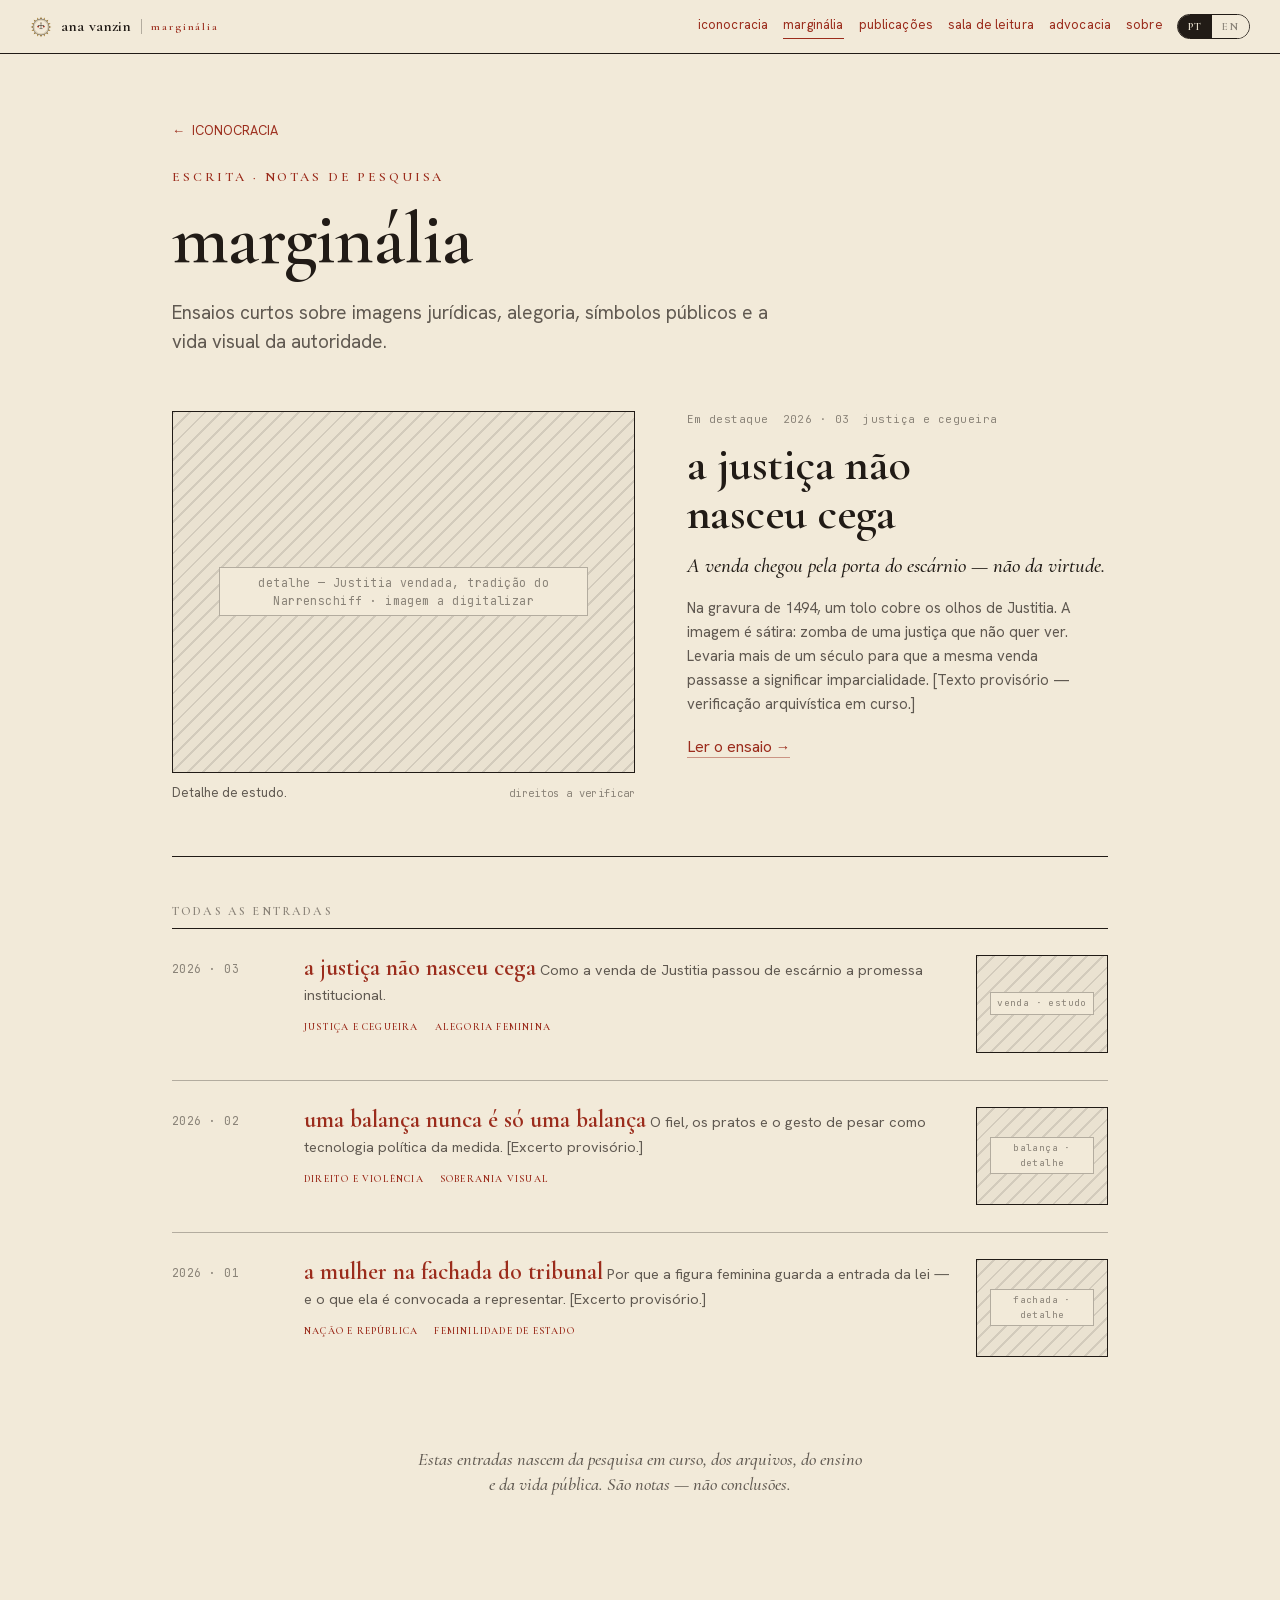
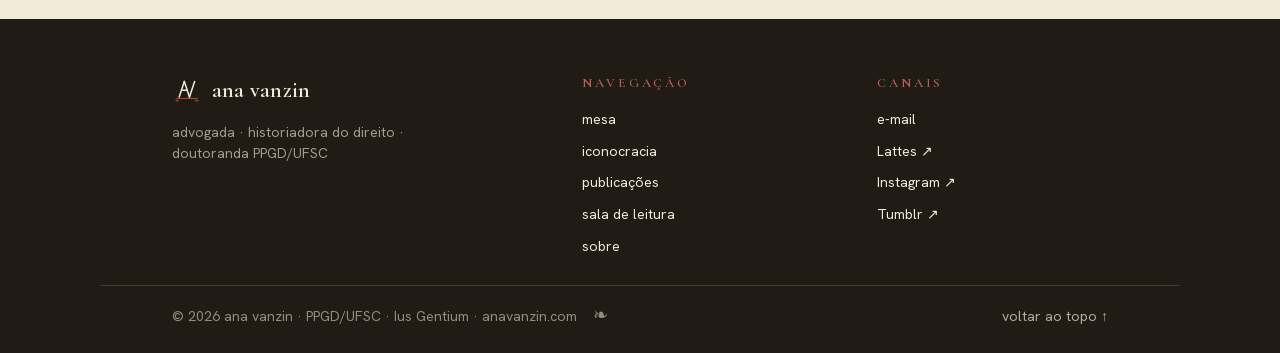
<file: marginalia/index.html>
<!doctype html>
<html lang="pt">
<head>
<meta charset="utf-8">
<meta name="viewport" content="width=device-width, initial-scale=1">
<title>Marginália · ana vanzin</title>
<link rel="icon" href="/assets/avatar-pixel.png">
<meta name="description" content="Marginália — ensaios curtos sobre imagens jurídicas, alegoria, símbolos públicos e a vida visual da autoridade.">
<meta name="theme-color" content="#F2EAD9">
<link rel="stylesheet" href="../styles.css">
<link rel="stylesheet" href="../editorial.css">
<style>
  /* featured essay */
  .feat { display: grid; grid-template-columns: minmax(0,1.1fr) minmax(0,1fr); gap: clamp(24px,4vw,52px); align-items: start;
    margin: clamp(40px,6vh,72px) 0 0; padding-bottom: clamp(40px,6vh,68px); border-bottom: 1.5px solid var(--ink); }
  .feat .ed-fig { margin: 0; }
  .feat .fmeta { font-family:'JetBrains Mono',monospace; font-size: 11px; letter-spacing:.04em; color: var(--text-faint); display:flex; gap:14px; flex-wrap:wrap; }
  .feat h2 { font-family: var(--font-display); font-weight: 600; font-size: clamp(1.9rem,4vw,2.9rem); line-height:1.05; margin: 12px 0 0; text-transform: lowercase; letter-spacing:-.01em; }
  .feat .fd { font-family: var(--font-display); font-style: italic; font-size: 1.3rem; line-height:1.34; color: var(--ink); margin: 14px 0 0; }
  .feat .fx { font-size: 15px; line-height: 1.6; color: var(--text-muted); margin: 16px 0 0; max-width: 50ch; }
  .feat .flink { margin-top: 18px; }
  @media(max-width: 820px){ .feat { grid-template-columns: 1fr; } }

  /* essay index — vertical editorial list */
  .essays { margin-top: clamp(36px,5vh,56px); }
  .essays .ix-h { font-family: var(--font-display); font-weight: 600; text-transform: uppercase; letter-spacing:.18em; font-size:12px; color: var(--text-faint); margin:0 0 6px; }
  .essay { display: grid; grid-template-columns: 110px 1fr 132px; gap: 6px 22px; align-items: start;
    padding: 26px 0; border-top: 1px solid var(--rule-hairline); text-decoration:none; color: var(--ink); }
  .essay:first-of-type { border-top: 1.5px solid var(--ink); }
  .essay .date { font-family:'JetBrains Mono',monospace; font-size: 11.5px; letter-spacing:.04em; color: var(--text-faint); padding-top:5px; }
  .essay .et { font-family: var(--font-display); font-weight: 600; font-size: 1.5rem; line-height:1.12; text-transform: lowercase; }
  .essay .ed2 { font-size: 14.5px; line-height:1.55; color: var(--text-muted); margin-top: 7px; max-width: 52ch; }
  .essay .themes { display:flex; gap:8px 16px; flex-wrap:wrap; margin-top:11px; }
  .essay .themes span { font-family: var(--font-display); font-weight:600; text-transform:uppercase; letter-spacing:.12em; font-size:10px; color: var(--rubric); }
  .essay .det { grid-row: 1 / span 4; grid-column: 3; }
  .essay .det .ph { min-height: 96px; }
  .essay .det .ph .ph-lbl { font-size: 9.5px; padding: 3px 6px; }
  .essay:hover .et { color: var(--rubric); }
  @media(max-width: 720px){ .essay { grid-template-columns: 1fr; } .essay .det { grid-row: auto; grid-column: 1; max-width: 220px; margin-top: 12px; } .essay .date{padding-top:0;} }

  .archive-note { max-width: 56ch; margin: clamp(46px,7vh,80px) auto 0; font-family: var(--font-display); font-style: italic; font-size: 1.15rem; line-height:1.4; color: var(--text-muted); text-align:center; }
</style>
</head>
<body class="ed" data-route="marginalia">
  <header class="ed-bar">
    <a class="brand" href="../index.html" title="← voltar à mesa">
      <img src="../assets/sun-seal.svg" alt=""><b>ana vanzin</b><span class="div"></span>
      <span class="lbl" data-pt="marginália" data-en="marginalia">marginália</span>
    </a>
    <span class="sp"></span>
    <nav class="avnav" aria-label="Navegação da pesquisa">
      <a href="../iconocracia/" data-route="iconocracia" data-pt="iconocracia" data-en="iconocracy">iconocracia</a>
      <a href="index.html" data-route="marginalia" data-pt="marginália" data-en="marginalia">marginália</a>
      <a href="../publicacoes/" data-route="publicacoes" data-pt="publicações" data-en="publications">publicações</a>
      <a href="../sala-de-leitura/" data-route="leitura" data-pt="sala de leitura" data-en="reading room">sala de leitura</a>
      <a href="../advocacia.html" data-route="advocacia" data-pt="advocacia" data-en="practice">advocacia</a>
      <a href="../sobre.html" data-route="sobre" data-pt="sobre" data-en="about">sobre</a>
    </nav>
    <span class="langtog" role="group" aria-label="Idioma / Language">
      <button type="button" data-lang="pt" aria-pressed="true">PT</button>
      <button type="button" data-lang="en" aria-pressed="false">EN</button>
    </span>
  </header>

  <main class="ed-page">
    <a class="ed-back" href="../iconocracia/"><span class="ar">←</span><span data-pt="ICONOCRACIA" data-en="ICONOCRACIA">ICONOCRACIA</span></a>
    <div class="ed-head">
      <p class="kicker rise" data-pt="Escrita · notas de pesquisa" data-en="Writing · research notes">Escrita · notas de pesquisa</p>
      <h1 class="ed-title rise" style="--d:.06s">marginália</h1>
      <p class="dek rise" style="--d:.12s" data-pt="Ensaios curtos sobre imagens jurídicas, alegoria, símbolos públicos e a vida visual da autoridade." data-en="Short essays on legal images, allegory, public symbols and the visual life of authority.">Ensaios curtos sobre imagens jurídicas, alegoria, símbolos públicos e a vida visual da autoridade.</p>
    </div>

    <!-- featured essay -->
    <article class="feat">
      <figure class="ed-fig">
        <div class="frame"><div class="ph tall"><span class="ph-lbl" data-pt="detalhe — Justitia vendada, tradição do Narrenschiff · imagem a digitalizar" data-en="detail — blindfolded Justitia, Narrenschiff tradition · image to be digitised">detalhe — Justitia vendada, tradição do Narrenschiff · imagem a digitalizar</span></div></div>
        <figcaption><span class="cap" data-pt="Detalhe de estudo." data-en="Study detail.">Detalhe de estudo.</span><span class="src" data-pt="direitos a verificar" data-en="rights to be verified">direitos a verificar</span></figcaption>
      </figure>
      <div>
        <p class="fmeta"><span data-pt="Em destaque" data-en="Featured">Em destaque</span><span>2026 · 03</span><span data-pt="justiça e cegueira" data-en="justice and blindness">justiça e cegueira</span></p>
        <h2><a href="justica-nao-nasceu-cega.html" style="color:inherit;text-decoration:none" data-pt="a justiça não nasceu cega" data-en="justice was not born blind">a justiça não nasceu cega</a></h2>
        <p class="fd" data-pt="A venda chegou pela porta do escárnio — não da virtude." data-en="The blindfold entered through the door of mockery — not of virtue.">A venda chegou pela porta do escárnio — não da virtude.</p>
        <p class="fx" data-pt="Na gravura de 1494, um tolo cobre os olhos de Justitia. A imagem é sátira: zomba de uma justiça que não quer ver. Levaria mais de um século para que a mesma venda passasse a significar imparcialidade. [Texto provisório — verificação arquivística em curso.]" data-en="In the 1494 woodcut a fool covers Justitia's eyes. The image is satire: it mocks a justice that refuses to see. It would take more than a century for the same blindfold to come to mean impartiality. [Provisional text — archival verification in progress.]">Na gravura de 1494, um tolo cobre os olhos de Justitia. A imagem é sátira: zomba de uma justiça que não quer ver. Levaria mais de um século para que a mesma venda passasse a significar imparcialidade. [Texto provisório — verificação arquivística em curso.]</p>
        <p class="flink"><a class="tl" href="justica-nao-nasceu-cega.html"><span data-pt="Ler o ensaio" data-en="Read essay">Ler o ensaio</span> <span class="ar">→</span></a></p>
      </div>
    </article>

    <!-- essay index -->
    <section class="essays">
      <p class="ix-h" data-pt="Todas as entradas" data-en="All entries">Todas as entradas</p>

      <a class="essay" href="justica-nao-nasceu-cega.html">
        <span class="date">2026 · 03</span>
        <span>
          <span class="et" data-pt="a justiça não nasceu cega" data-en="justice was not born blind">a justiça não nasceu cega</span>
          <span class="ed2" data-pt="Como a venda de Justitia passou de escárnio a promessa institucional." data-en="How Justitia's blindfold went from satire to institutional promise.">Como a venda de Justitia passou de escárnio a promessa institucional.</span>
          <span class="themes"><span data-pt="justiça e cegueira" data-en="justice and blindness">justiça e cegueira</span><span data-pt="alegoria feminina" data-en="feminine allegory">alegoria feminina</span></span>
        </span>
        <span class="det"><span class="frame" style="display:block;border:1px solid var(--ink)"><span class="ph short" style="display:flex"><span class="ph-lbl" data-pt="venda · estudo" data-en="blindfold · study">venda · estudo</span></span></span></span>
      </a>

      <a class="essay" href="balanca.html">
        <span class="date">2026 · 02</span>
        <span>
          <span class="et" data-pt="uma balança nunca é só uma balança" data-en="a scale is never just a scale">uma balança nunca é só uma balança</span>
          <span class="ed2" data-pt="O fiel, os pratos e o gesto de pesar como tecnologia política da medida. [Excerto provisório.]" data-en="The beam, the pans and the act of weighing as a political technology of measure. [Provisional excerpt.]">O fiel, os pratos e o gesto de pesar como tecnologia política da medida. [Excerto provisório.]</span>
          <span class="themes"><span data-pt="direito e violência" data-en="law and violence">direito e violência</span><span data-pt="soberania visual" data-en="visual sovereignty">soberania visual</span></span>
        </span>
        <span class="det"><span class="frame" style="display:block;border:1px solid var(--ink)"><span class="ph short" style="display:flex"><span class="ph-lbl" data-pt="balança · detalhe" data-en="scale · detail">balança · detalhe</span></span></span></span>
      </a>

      <a class="essay" href="fachada.html">
        <span class="date">2026 · 01</span>
        <span>
          <span class="et" data-pt="a mulher na fachada do tribunal" data-en="the woman on the courthouse façade">a mulher na fachada do tribunal</span>
          <span class="ed2" data-pt="Por que a figura feminina guarda a entrada da lei — e o que ela é convocada a representar. [Excerto provisório.]" data-en="Why the feminine figure guards the entrance of law — and what she is summoned to represent. [Provisional excerpt.]">Por que a figura feminina guarda a entrada da lei — e o que ela é convocada a representar. [Excerto provisório.]</span>
          <span class="themes"><span data-pt="nação e república" data-en="nation and republic">nação e república</span><span data-pt="feminilidade de estado" data-en="state femininity">feminilidade de estado</span></span>
        </span>
        <span class="det"><span class="frame" style="display:block;border:1px solid var(--ink)"><span class="ph short" style="display:flex"><span class="ph-lbl" data-pt="fachada · detalhe" data-en="façade · detail">fachada · detalhe</span></span></span></span>
      </a>
    </section>

    <p class="archive-note" data-pt="Estas entradas nascem da pesquisa em curso, dos arquivos, do ensino e da vida pública. São notas — não conclusões." data-en="These entries emerge from ongoing research, archives, teaching and public life. They are notes — not conclusions.">Estas entradas nascem da pesquisa em curso, dos arquivos, do ensino e da vida pública. São notas — não conclusões.</p>
  </main>

  <footer class="ed-foot">
    <div class="in">
      <div class="zone brand">
        <a class="id" href="/"><img src="/assets/monogram-av-inverse.svg" alt=""> <b>ana vanzin</b></a>
        <p class="desc" data-pt="advogada · historiadora do direito · doutoranda PPGD/UFSC" data-en="lawyer · legal historian · PhD candidate, PPGD/UFSC">advogada · historiadora do direito · doutoranda PPGD/UFSC</p>
      </div>
      <nav class="zone nav" aria-label="Navegação do rodapé">
        <span class="zt" data-pt="navegação" data-en="navigation">navegação</span>
        <a href="/">mesa</a>
        <a href="/iconocracia/">iconocracia</a>
        <a href="/publicacoes/" data-pt="publicações" data-en="publications">publicações</a>
        <a href="/sala-de-leitura/" data-pt="sala de leitura" data-en="reading room">sala de leitura</a>
        <a href="/sobre.html" data-pt="sobre" data-en="about">sobre</a>
      </nav>
      <div class="zone links">
        <span class="zt" data-pt="canais" data-en="channels">canais</span>
        <a href="mailto:anavvanzin@outlook.com">e-mail</a>
        <a href="http://lattes.cnpq.br/9079096818962275" target="_blank" rel="noopener">Lattes ↗</a>
        <a href="https://instagram.com/anavanzin" target="_blank" rel="noopener">Instagram ↗</a>
        <a href="http://hookahr.tumblr.com/" target="_blank" rel="noopener">Tumblr ↗</a>
      </div>
    </div>
    <div class="base">
      <span class="cl">© 2026 ana vanzin · PPGD/UFSC · Ius Gentium · anavanzin.com</span>
      <span class="flr">❧</span>
      <a class="top" href="#" data-pt="voltar ao topo ↑" data-en="back to top ↑">voltar ao topo ↑</a>
    </div>
  </footer>
  <script src="../editorial.js"></script>
</body>
</html>
</file>
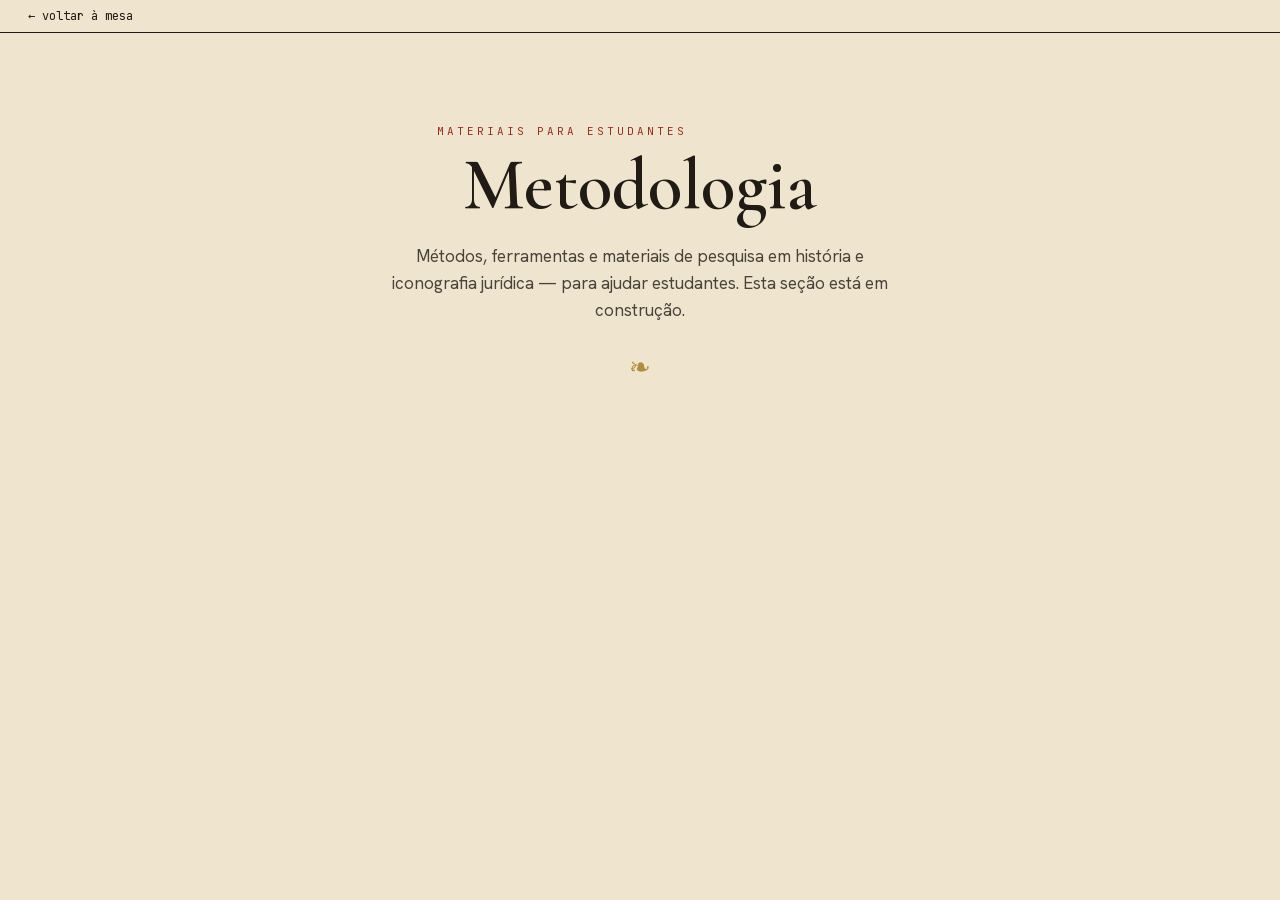
<file: metodologia/index.html>
<!doctype html>
<html lang="pt">
<head>
<meta charset="utf-8">
<meta name="viewport" content="width=device-width, initial-scale=1">
<title>Metodologia · ana vanzin</title>
<meta name="description" content="Métodos, ferramentas e materiais de pesquisa para ajudar estudantes — em construção.">
<link rel="icon" type="image/png" href="/assets/avatar-pixel.png">
<link rel="stylesheet" href="/fonts/fonts.css">
<style>
  :root{--paper:#EFE5CF;--ink:#211B16;--rubric:#9B2C1C;--gold:#B08D3C;
    --disp:'Cormorant Garamond',serif;--body:'Hanken Grotesk',sans-serif;--mono:'JetBrains Mono',monospace}
  html,body{margin:0}
  body{background:var(--paper);color:var(--ink);font-family:var(--body);min-height:100vh;
    background-image:radial-gradient(rgba(33,27,22,.04) .5px,transparent .5px);background-size:4px 4px;
    display:flex;flex-direction:column}
  .bar{display:flex;align-items:center;gap:10px;border-bottom:1.5px solid var(--ink);
    padding:8px clamp(14px,3vw,28px);font-family:var(--mono);font-size:12px}
  .bar a{color:var(--ink);text-decoration:none}
  .bar a:hover{color:var(--rubric)}
  .wrap{flex:1;max-width:760px;margin:0 auto;padding:clamp(48px,10vh,110px) 24px;text-align:center}
  .kick{font-family:var(--mono);font-size:11px;letter-spacing:3px;text-transform:uppercase;color:var(--rubric);margin:0}
  h1{font-family:var(--disp);font-weight:600;font-size:clamp(40px,8vw,72px);margin:8px 0 0;line-height:1}
  p{font-size:17px;line-height:1.6;color:color-mix(in srgb,var(--ink) 80%,var(--paper));max-width:52ch;margin:22px auto 0}
  .flr{color:var(--gold);font-family:var(--disp);font-size:26px;margin-top:28px}
</style>
</head>
<body>
  <nav class="bar"><a href="/landing/">← <span data-pt="voltar à mesa" data-en="back to the desk">voltar à mesa</span></a></nav>
  <main class="wrap">
    <p class="kick" data-pt="materiais para estudantes" data-en="materials for students">materiais para estudantes</p>
    <h1>Metodologia</h1>
    <p data-pt="Métodos, ferramentas e materiais de pesquisa em história e iconografia jurídica — para ajudar estudantes. Esta seção está em construção."
       data-en="Methods, tools, and research materials in legal history and iconography — to help students. This section is under construction.">Métodos, ferramentas e materiais de pesquisa em história e iconografia jurídica — para ajudar estudantes. Esta seção está em construção.</p>
    <div class="flr">❧</div>
  </main>
  <script src="/editorial.js"></script>
</body>
</html>
</file>
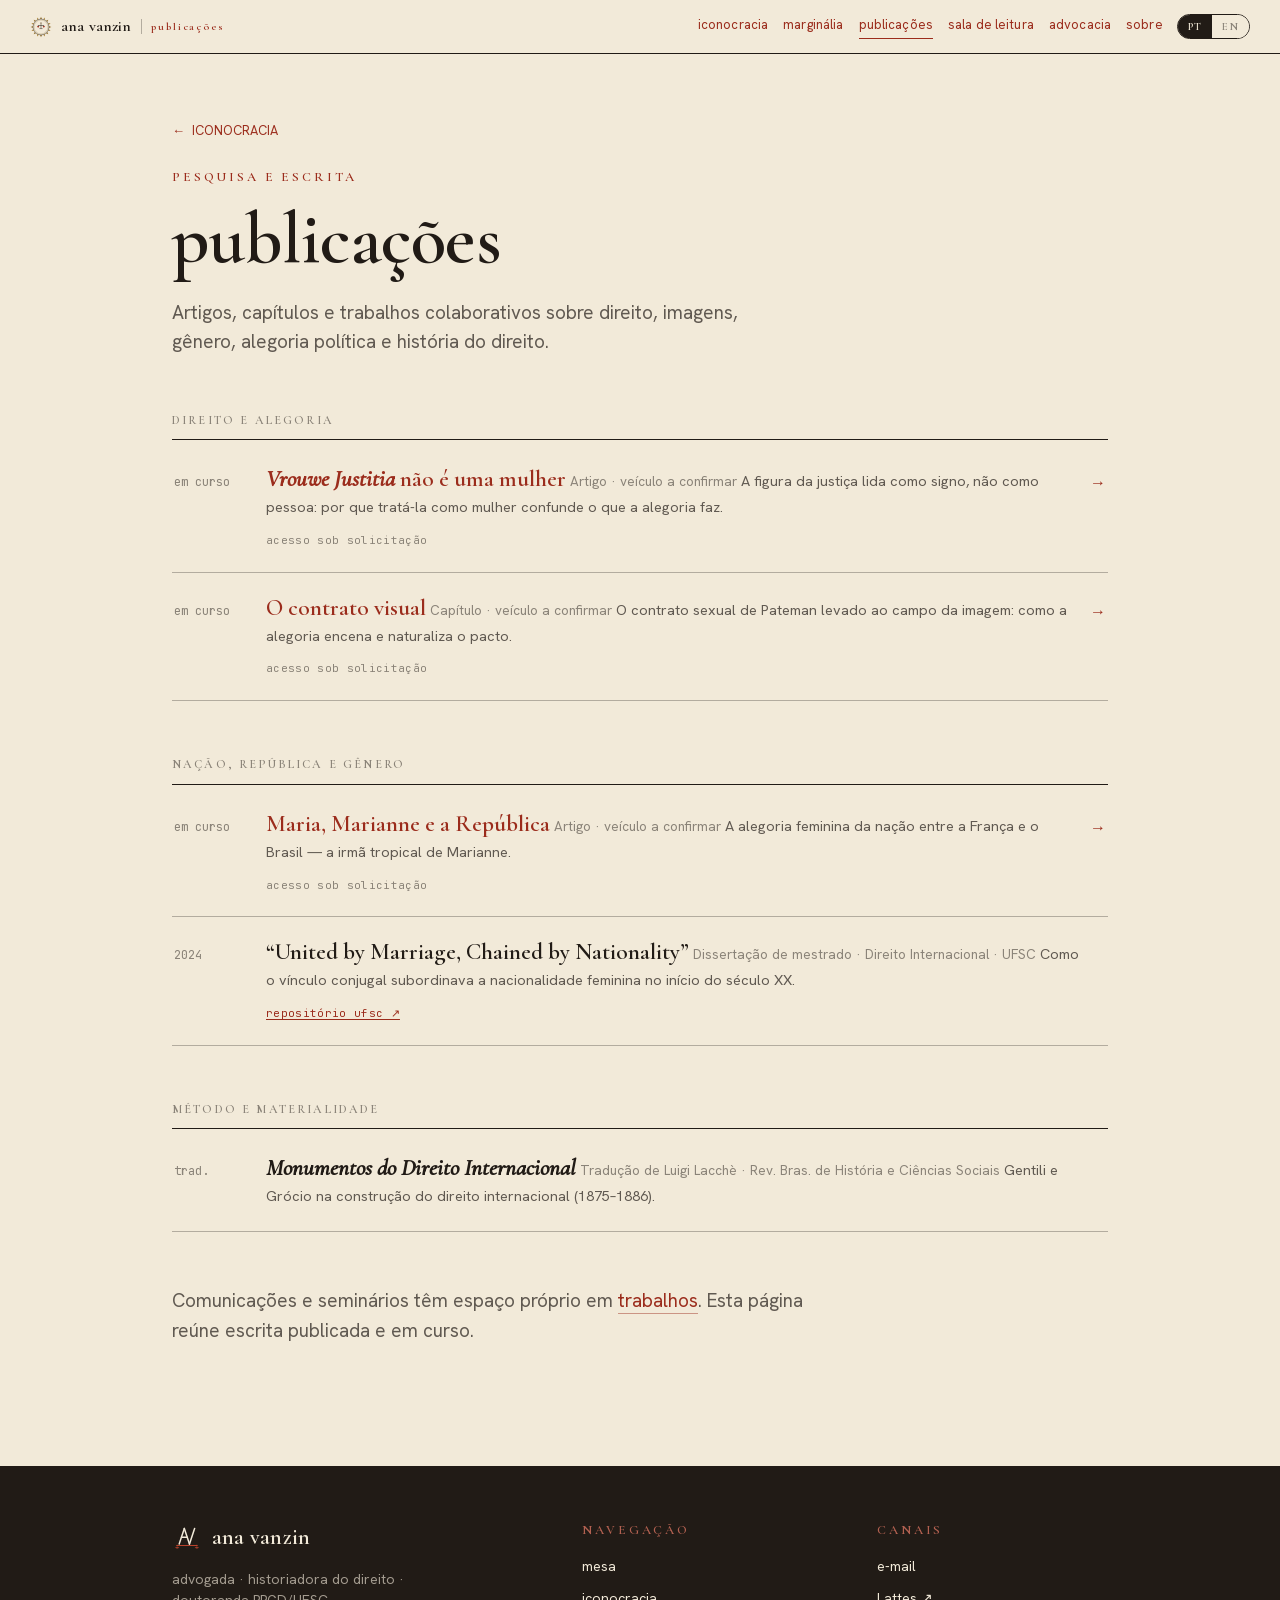
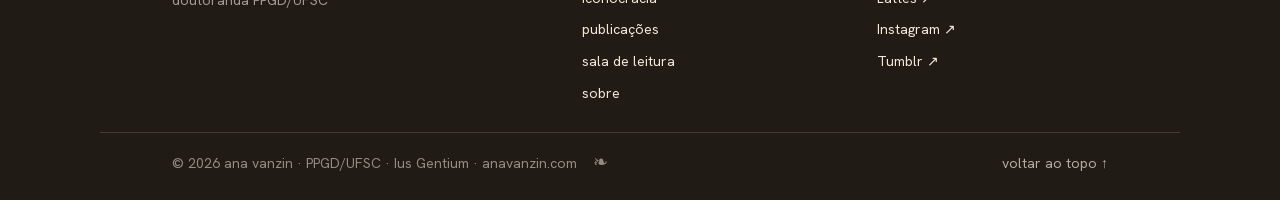
<file: publicacoes/index.html>
<!doctype html>
<html lang="pt">
<head>
<meta charset="utf-8">
<meta name="viewport" content="width=device-width, initial-scale=1">
<title>Publicações · ana vanzin</title>
<link rel="icon" href="/assets/avatar-pixel.png">
<meta name="description" content="Artigos, capítulos e trabalhos colaborativos sobre direito, imagens, gênero, alegoria política e história do direito.">
<meta name="theme-color" content="#F2EAD9">
<link rel="stylesheet" href="../styles.css">
<link rel="stylesheet" href="../editorial.css">
<style>
  .pub-grp { margin-top: clamp(40px,6vh,68px); }
  .pub-grp .gh { font-family: var(--font-display); font-weight:600; text-transform:uppercase; letter-spacing:.18em; font-size:12px; color: var(--text-faint); margin:0 0 4px; padding-bottom:9px; border-bottom: 1.5px solid var(--ink); }
  .pub { display:grid; grid-template-columns: 70px 1fr auto; gap: 6px 22px; align-items: baseline; padding: 22px 2px; border-bottom: 1px solid var(--rule-hairline); text-decoration:none; color: var(--ink); }
  .pub .yr { font-family:'JetBrains Mono',monospace; font-size:12px; color: var(--text-faint); padding-top:5px; }
  .pub .pt-t { font-family: var(--font-display); font-weight:600; font-size:1.45rem; line-height:1.14; }
  .pub .pt-t em { font-style: italic; }
  .pub .venue { font-size: 13.5px; color: var(--text-faint); margin-top:5px; }
  .pub .line { font-size: 14.5px; line-height:1.55; color: var(--text-muted); margin-top:9px; max-width: 56ch; }
  .pub .acc { grid-column:2; display:flex; gap:8px 16px; flex-wrap:wrap; margin-top:12px; }
  .pub .acc a, .pub .acc span { font-family:'JetBrains Mono',monospace; font-size:11px; letter-spacing:.03em; }
  .pub .acc .req { color: var(--text-faint); }
  .pub .ar { color: var(--rubric); align-self:start; padding-top:4px; }
  .pub:hover .pt-t { color: var(--rubric); }
  @media(max-width:600px){ .pub { grid-template-columns: 1fr auto; } .pub .yr { grid-column:1; } .pub .acc { grid-column:1; } }
</style>
<script type="application/ld+json">
{
  "@context": "https://schema.org",
  "@type": "CollectionPage",
  "name": "Publicações · ana vanzin",
  "url": "https://anavanzin.com/publicacoes/",
  "inLanguage": "pt-BR",
  "isPartOf": {
    "@type": "WebSite",
    "name": "ana vanzin",
    "url": "https://anavanzin.com/"
  }
}
</script>
<script type="application/ld+json">
{
  "@context": "https://schema.org",
  "@type": "BreadcrumbList",
  "itemListElement": [
    {
      "@type": "ListItem",
      "position": 1,
      "name": "Início",
      "item": "https://anavanzin.com/"
    },
    {
      "@type": "ListItem",
      "position": 2,
      "name": "Publicações · ana vanzin",
      "item": "https://anavanzin.com/publicacoes/"
    }
  ]
}
</script>
</head>
<body class="ed" data-route="publicacoes">
  <header class="ed-bar">
    <a class="brand" href="../index.html" title="← voltar à mesa">
      <img src="../assets/sun-seal.svg" alt=""><b>ana vanzin</b><span class="div"></span>
      <span class="lbl" data-pt="publicações" data-en="publications">publicações</span>
    </a>
    <span class="sp"></span>
    <nav class="avnav" aria-label="Navegação da pesquisa">
      <a href="../iconocracia/" data-route="iconocracia" data-pt="iconocracia" data-en="iconocracy">iconocracia</a>
      <a href="../marginalia/" data-route="marginalia" data-pt="marginália" data-en="marginalia">marginália</a>
      <a href="index.html" data-route="publicacoes" data-pt="publicações" data-en="publications">publicações</a>
      <a href="../sala-de-leitura/" data-route="leitura" data-pt="sala de leitura" data-en="reading room">sala de leitura</a>
      <a href="../advocacia.html" data-route="advocacia" data-pt="advocacia" data-en="practice">advocacia</a>
      <a href="../sobre.html" data-route="sobre" data-pt="sobre" data-en="about">sobre</a>
    </nav>
    <span class="langtog" role="group" aria-label="Idioma / Language">
      <button type="button" data-lang="pt" aria-pressed="true">PT</button>
      <button type="button" data-lang="en" aria-pressed="false">EN</button>
    </span>
  </header>

  <main class="ed-page">
    <a class="ed-back" href="../iconocracia/"><span class="ar">←</span><span data-pt="ICONOCRACIA" data-en="ICONOCRACIA">ICONOCRACIA</span></a>
    <div class="ed-head">
      <p class="kicker rise" data-pt="Pesquisa e escrita" data-en="Research and writing">Pesquisa e escrita</p>
      <h1 class="ed-title rise" style="--d:.06s">publicações</h1>
      <p class="dek rise" style="--d:.12s" data-pt="Artigos, capítulos e trabalhos colaborativos sobre direito, imagens, gênero, alegoria política e história do direito." data-en="Articles, chapters and collaborative work on law, images, gender, political allegory and legal history.">Artigos, capítulos e trabalhos colaborativos sobre direito, imagens, gênero, alegoria política e história do direito.</p>
    </div>

    <!-- Law and Allegory -->
    <section class="pub-grp">
      <p class="gh" data-pt="Direito e alegoria" data-en="Law and allegory">Direito e alegoria</p>
      <a class="pub" href="vrouwe-justitia.html">
        <span class="yr" data-pt="em curso" data-en="in progress">em curso</span>
        <span>
          <span class="pt-t" data-pt-html="<em>Vrouwe Justitia</em> não é uma mulher" data-en-html="<em>Vrouwe Justitia</em> is not a woman"><em>Vrouwe Justitia</em> não é uma mulher</span>
          <span class="venue" data-pt="Artigo · veículo a confirmar" data-en="Article · venue to be confirmed">Artigo · veículo a confirmar</span>
          <span class="line" data-pt="A figura da justiça lida como signo, não como pessoa: por que tratá-la como mulher confunde o que a alegoria faz." data-en="The figure of justice read as a sign, not a person: why treating her as a woman mistakes what the allegory does.">A figura da justiça lida como signo, não como pessoa: por que tratá-la como mulher confunde o que a alegoria faz.</span>
          <span class="acc"><span class="req" data-pt="acesso sob solicitação" data-en="available on request">acesso sob solicitação</span></span>
        </span>
        <span class="ar">→</span>
      </a>
      <a class="pub" href="contrato-visual.html">
        <span class="yr" data-pt="em curso" data-en="in progress">em curso</span>
        <span>
          <span class="pt-t" data-pt="O contrato visual" data-en="The visual contract">O contrato visual</span>
          <span class="venue" data-pt="Capítulo · veículo a confirmar" data-en="Chapter · venue to be confirmed">Capítulo · veículo a confirmar</span>
          <span class="line" data-pt="O contrato sexual de Pateman levado ao campo da imagem: como a alegoria encena e naturaliza o pacto." data-en="Pateman's sexual contract taken into the field of the image: how the allegory stages and naturalises the pact.">O contrato sexual de Pateman levado ao campo da imagem: como a alegoria encena e naturaliza o pacto.</span>
          <span class="acc"><span class="req" data-pt="acesso sob solicitação" data-en="available on request">acesso sob solicitação</span></span>
        </span>
        <span class="ar">→</span>
      </a>
    </section>

    <!-- Nation, Republic and Gender -->
    <section class="pub-grp">
      <p class="gh" data-pt="Nação, república e gênero" data-en="Nation, republic and gender">Nação, república e gênero</p>
      <a class="pub" href="maria-marianne.html">
        <span class="yr" data-pt="em curso" data-en="in progress">em curso</span>
        <span>
          <span class="pt-t" data-pt="Maria, Marianne e a República" data-en="Maria, Marianne and the Republic">Maria, Marianne e a República</span>
          <span class="venue" data-pt="Artigo · veículo a confirmar" data-en="Article · venue to be confirmed">Artigo · veículo a confirmar</span>
          <span class="line" data-pt="A alegoria feminina da nação entre a França e o Brasil — a irmã tropical de Marianne." data-en="The feminine allegory of the nation between France and Brazil — Marianne's tropical sister.">A alegoria feminina da nação entre a França e o Brasil — a irmã tropical de Marianne.</span>
          <span class="acc"><span class="req" data-pt="acesso sob solicitação" data-en="available on request">acesso sob solicitação</span></span>
        </span>
        <span class="ar">→</span>
      </a>
      <div class="pub" style="cursor:default">
        <span class="yr">2024</span>
        <span>
          <span class="pt-t" data-pt-html="“United by Marriage, Chained by Nationality”" data-en-html="“United by Marriage, Chained by Nationality”">“United by Marriage, Chained by Nationality”</span>
          <span class="venue" data-pt="Dissertação de mestrado · Direito Internacional · UFSC" data-en="Master's dissertation · International Law · UFSC">Dissertação de mestrado · Direito Internacional · UFSC</span>
          <span class="line" data-pt="Como o vínculo conjugal subordinava a nacionalidade feminina no início do século XX." data-en="How marriage subordinated women's nationality in the early twentieth century.">Como o vínculo conjugal subordinava a nacionalidade feminina no início do século XX.</span>
          <span class="acc"><a href="https://repositorio.ufsc.br/handle/123456789/263834" target="_blank" rel="noopener">repositório ufsc ↗</a></span>
        </span>
      </div>
    </section>

    <!-- Method and Materiality -->
    <section class="pub-grp">
      <p class="gh" data-pt="Método e materialidade" data-en="Method and materiality">Método e materialidade</p>
      <div class="pub" style="cursor:default">
        <span class="yr" data-pt="trad." data-en="transl.">trad.</span>
        <span>
          <span class="pt-t" data-pt-html="<em>Monumentos do Direito Internacional</em>" data-en-html="<em>Monuments of International Law</em>"><em>Monumentos do Direito Internacional</em></span>
          <span class="venue" data-pt="Tradução de Luigi Lacchè · Rev. Bras. de História e Ciências Sociais" data-en="Translation of Luigi Lacchè · Braz. J. of History & Social Sciences">Tradução de Luigi Lacchè · Rev. Bras. de História e Ciências Sociais</span>
          <span class="line" data-pt="Gentili e Grócio na construção do direito internacional (1875–1886)." data-en="Gentili and Grotius in the making of international law (1875–1886).">Gentili e Grócio na construção do direito internacional (1875–1886).</span>
        </span>
      </div>
    </section>

    <p class="dek" style="margin-top:clamp(40px,6vh,68px);max-width:60ch" data-pt-html="Comunicações e seminários têm espaço próprio em <a class='tl' href='../trabalhos.html'>trabalhos</a>. Esta página reúne escrita publicada e em curso." data-en-html="Talks and seminars have their own space in <a class='tl' href='../trabalhos.html'>works</a>. This page gathers published and in-progress writing.">Comunicações e seminários têm espaço próprio em <a class="tl" href="../trabalhos.html">trabalhos</a>.</p>
  </main>

  <footer class="ed-foot">
    <div class="in">
      <div class="zone brand">
        <a class="id" href="/"><img src="/assets/monogram-av-inverse.svg" alt=""> <b>ana vanzin</b></a>
        <p class="desc" data-pt="advogada · historiadora do direito · doutoranda PPGD/UFSC" data-en="lawyer · legal historian · PhD candidate, PPGD/UFSC">advogada · historiadora do direito · doutoranda PPGD/UFSC</p>
      </div>
      <nav class="zone nav" aria-label="Navegação do rodapé">
        <span class="zt" data-pt="navegação" data-en="navigation">navegação</span>
        <a href="/">mesa</a>
        <a href="/iconocracia/">iconocracia</a>
        <a href="/publicacoes/" data-pt="publicações" data-en="publications">publicações</a>
        <a href="/sala-de-leitura/" data-pt="sala de leitura" data-en="reading room">sala de leitura</a>
        <a href="/sobre.html" data-pt="sobre" data-en="about">sobre</a>
      </nav>
      <div class="zone links">
        <span class="zt" data-pt="canais" data-en="channels">canais</span>
        <a href="mailto:anavvanzin@outlook.com">e-mail</a>
        <a href="http://lattes.cnpq.br/9079096818962275" target="_blank" rel="noopener">Lattes ↗</a>
        <a href="https://instagram.com/anavanzin" target="_blank" rel="noopener">Instagram ↗</a>
        <a href="http://hookahr.tumblr.com/" target="_blank" rel="noopener">Tumblr ↗</a>
      </div>
    </div>
    <div class="base">
      <span class="cl">© 2026 ana vanzin · PPGD/UFSC · Ius Gentium · anavanzin.com</span>
      <span class="flr">❧</span>
      <a class="top" href="#" data-pt="voltar ao topo ↑" data-en="back to top ↑">voltar ao topo ↑</a>
    </div>
  </footer>
  <script src="../editorial.js"></script>
</body>
</html>
</file>
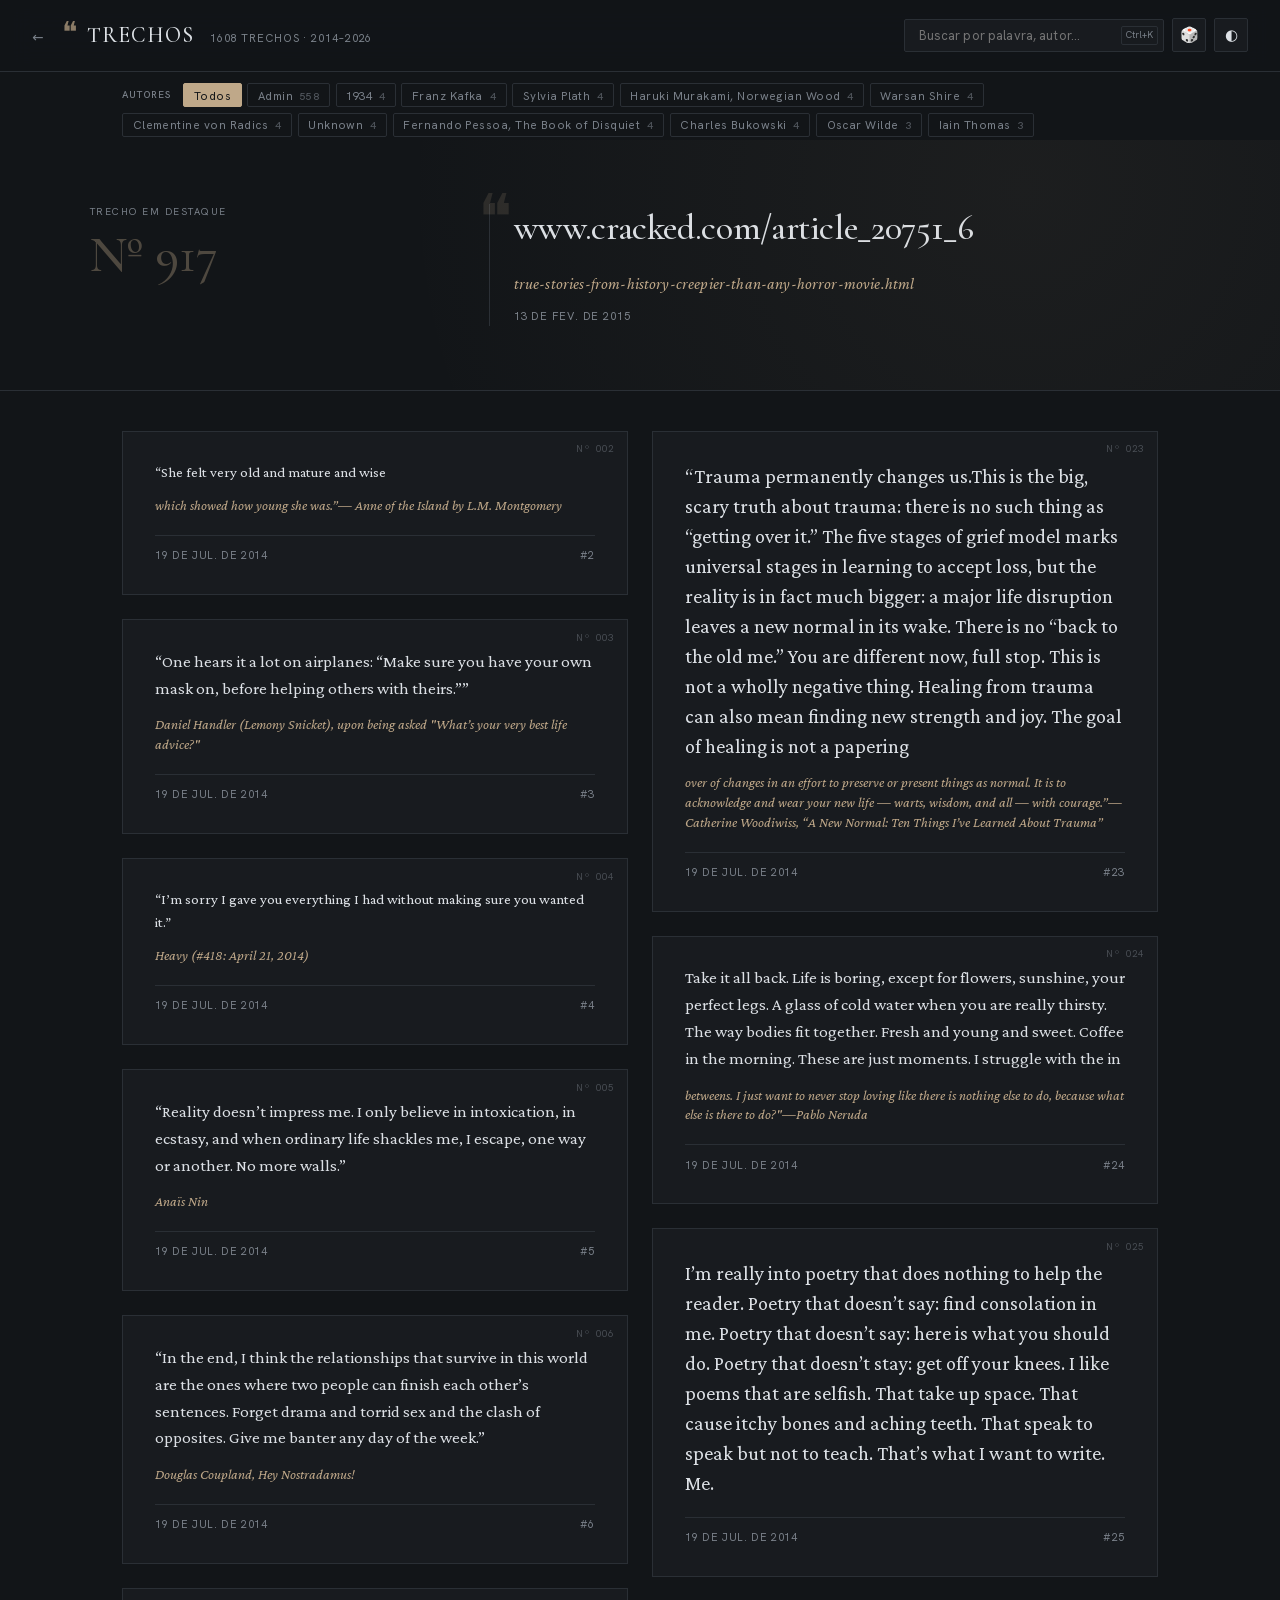
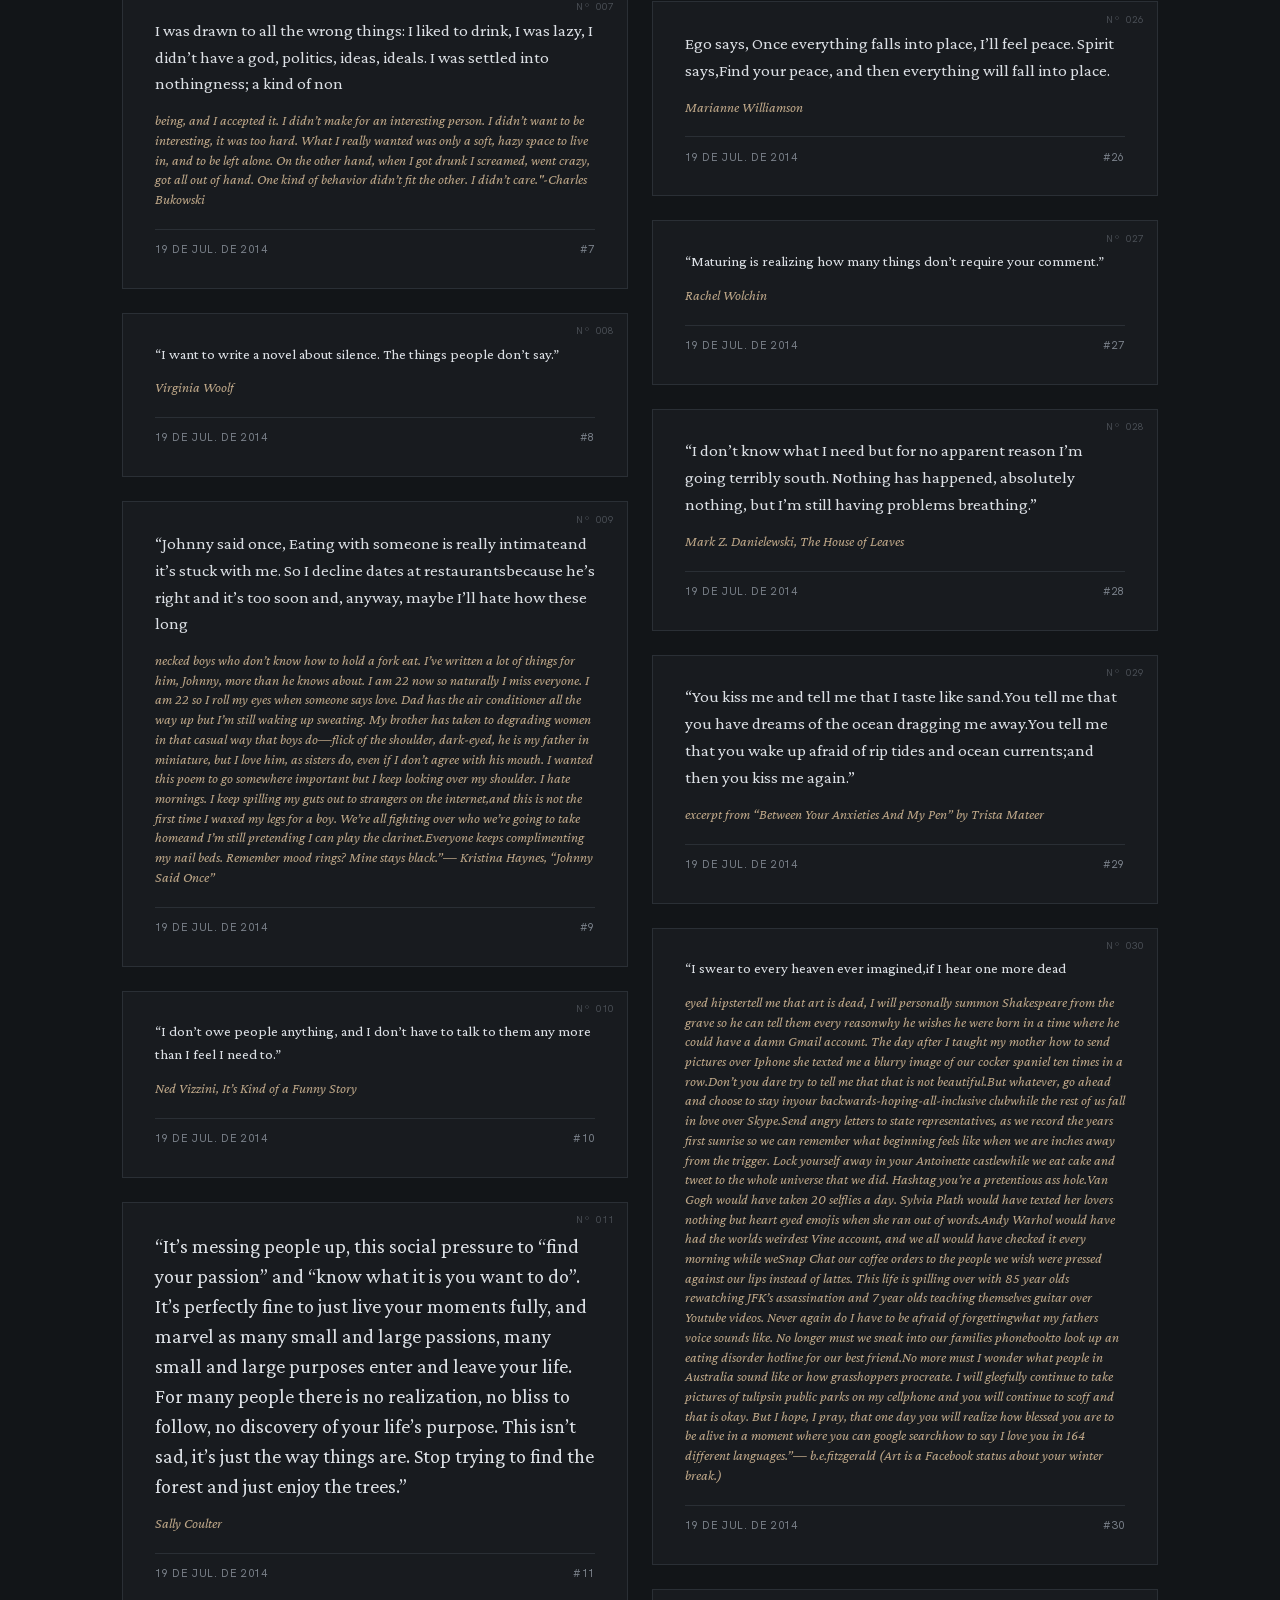
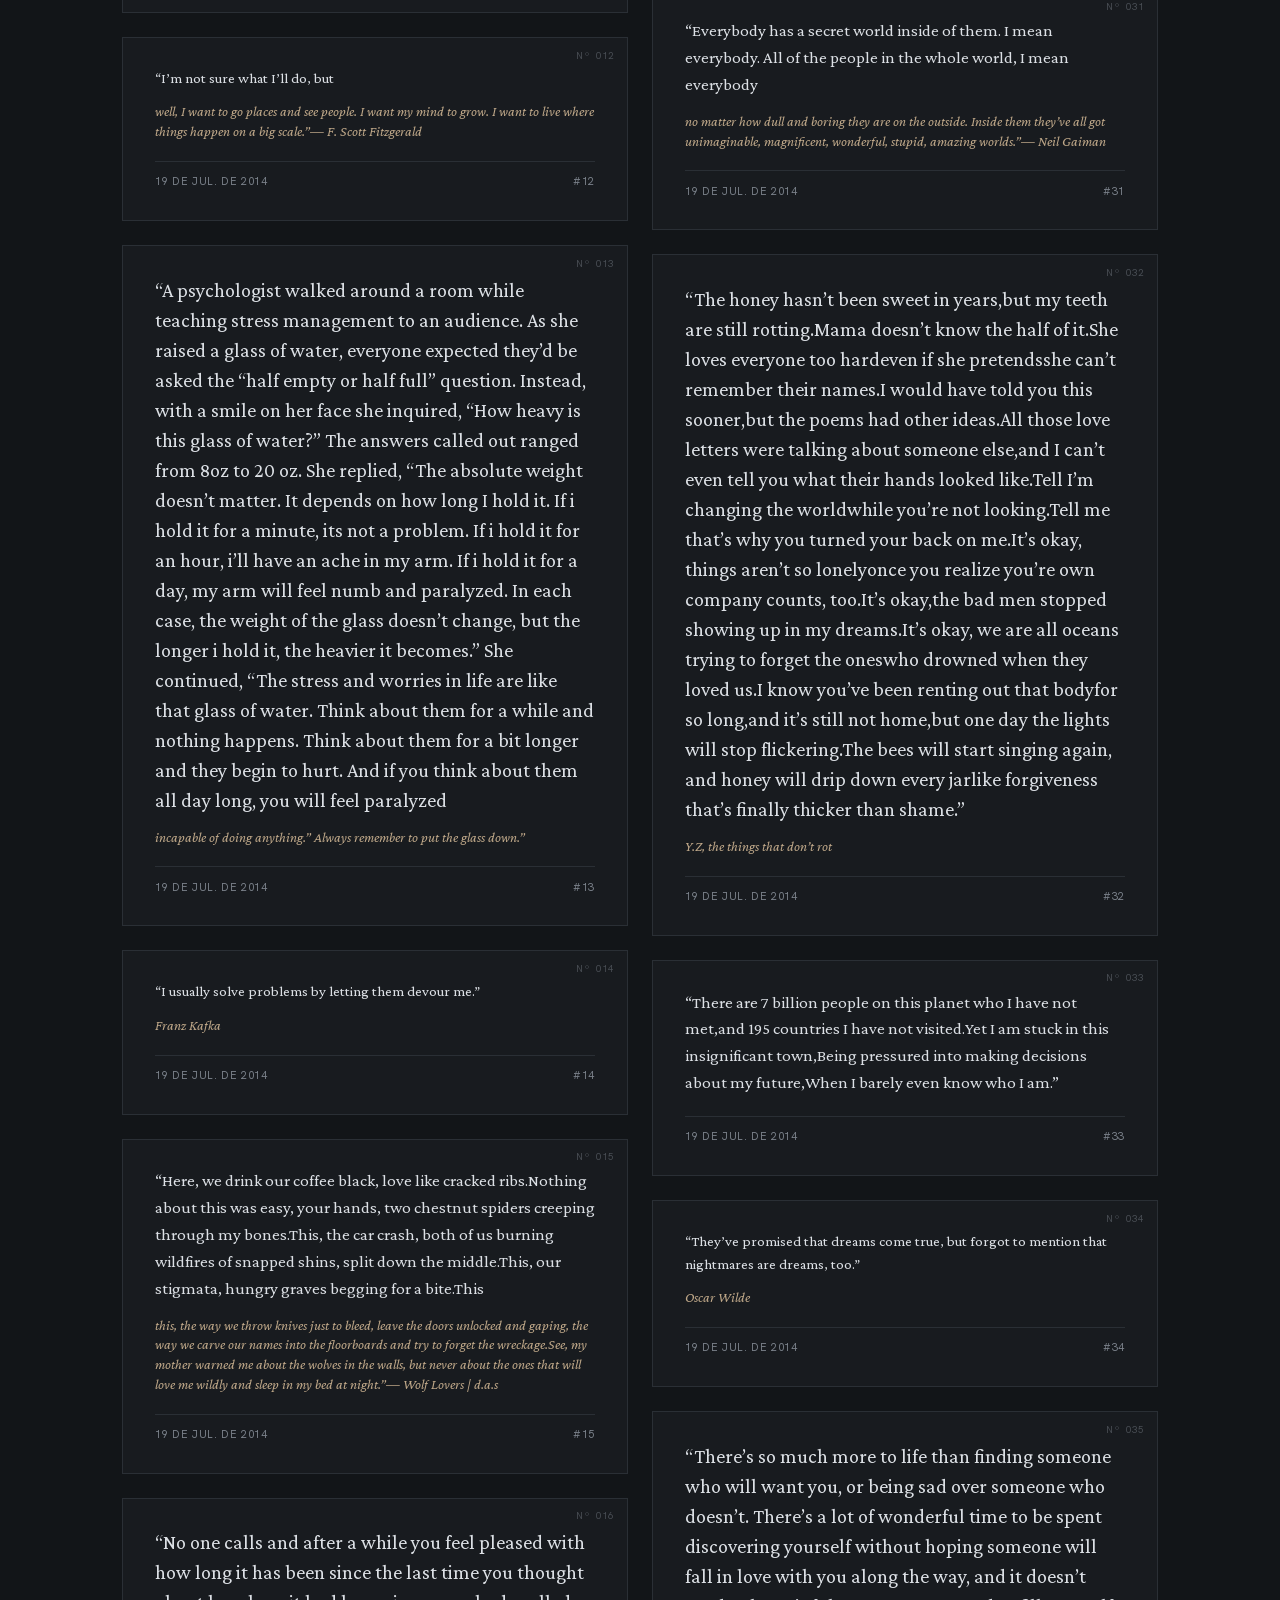
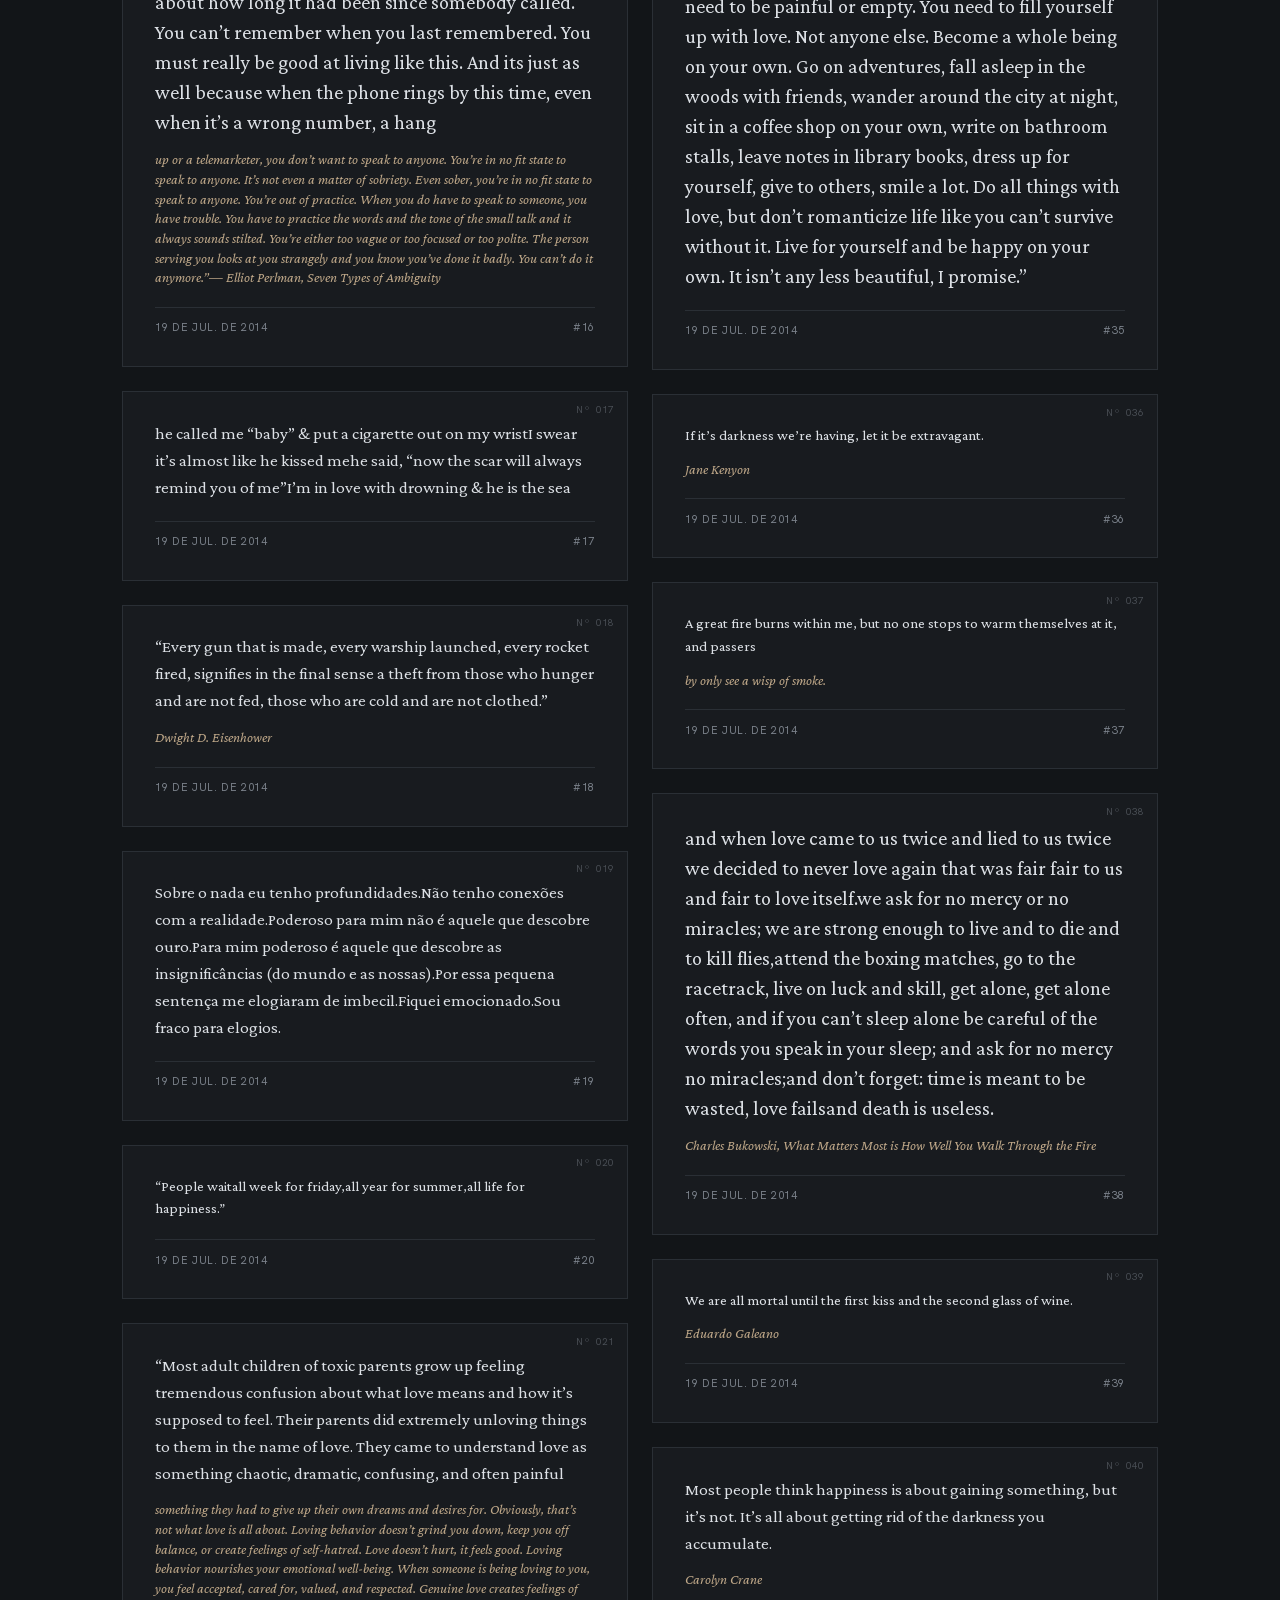
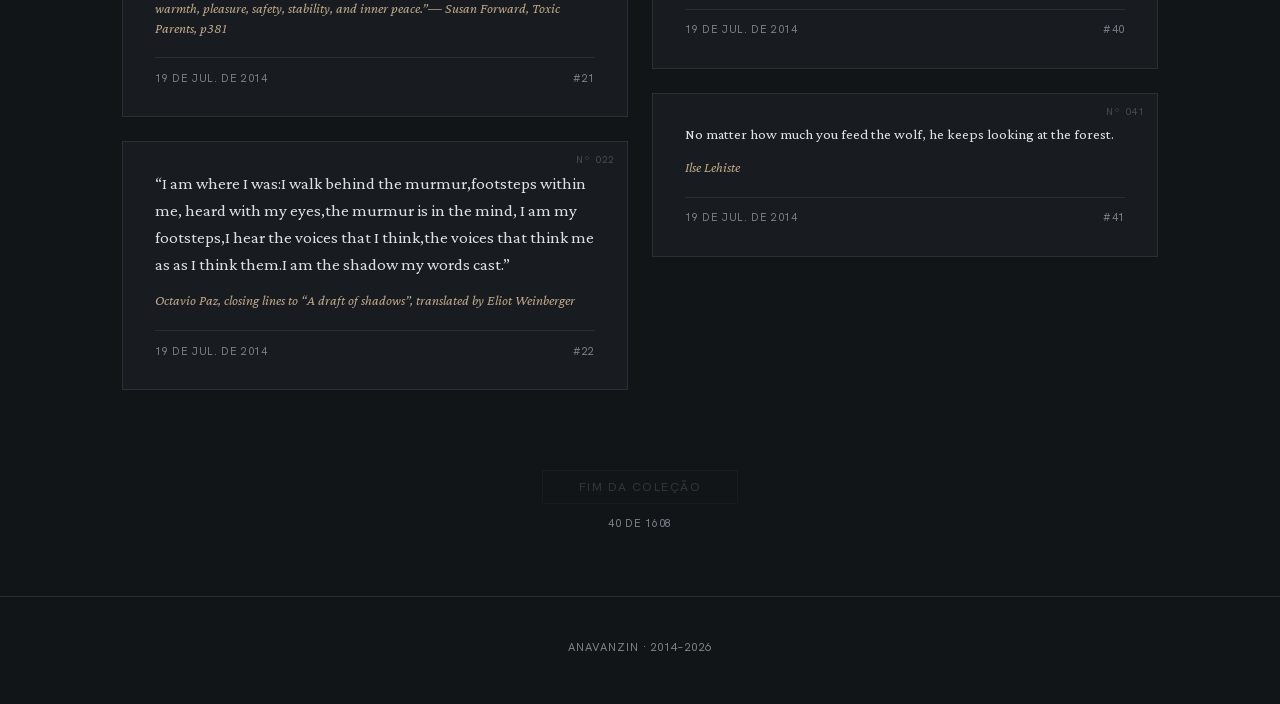
<file: quotes/index.html>
<!--
  Quotes Site v3 — Editorial Gallery Experience
  ProBoards forum "Trechos" archive, 1,608 quotes.
  Mix B+C: minimal gallery layout + editorial catalog details.
-->
<!DOCTYPE html>
<html lang="pt-BR" data-theme="dark">
<head>
  <meta charset="UTF-8">
  <meta name="viewport" content="width=device-width, initial-scale=1.0">
  <title>Trechos | anavanzin</title>
  <meta name="description" content="Coleção de 1.608 trechos literários reunidos entre 2014 e 2026.">
  <link rel="icon" type="image/png" href="/assets/avatar-pixel.png">
  <link rel="apple-touch-icon" href="/assets/avatar-pixel.png">
  <link rel="stylesheet" href="../fonts/fonts.css"><!-- self-hosted woff2: Crimson Pro + Cormorant + Hanken (no CDN) -->
  <link rel="stylesheet" href="style.css">
</head>
<body>
  <header class="site-header">
    <div class="brand">
      <a class="back-mesa" href="/" title="voltar à mesa" aria-label="Voltar à mesa" style="color:var(--text-muted);text-decoration:none;font-family:var(--font-ui);font-size:.85rem;margin-right:.6rem;white-space:nowrap">←</a>
      <span class="brand-mark">❝</span>
      <h1>Trechos</h1>
      <span class="brand-count" id="quoteCount"></span>
    </div>
    <nav class="toolbar">
      <div class="search-box">
        <input type="text" id="searchInput" placeholder="Buscar por palavra, autor..." autocomplete="off" aria-label="Buscar trechos por palavra ou autor">
        <kbd>Ctrl+K</kbd>
      </div>
      <button id="randomBtn" title="Sortear um trecho" aria-label="Sortear um trecho">🎲</button>
      <button id="themeBtn" title="Alternar modo claro/escuro" aria-label="Alternar modo claro/escuro">◐</button>
    </nav>
  </header>

  <main class="quotes-grid" id="quotesGrid"></main>

  <div class="load-more" id="loadMore">
    <button id="loadMoreBtn">Carregar mais</button>
    <span id="progressText"></span>
  </div>

  <footer class="site-footer">
    anavanzin · 2014–2026
  </footer>

  <div class="overlay" id="overlay">
    <div class="overlay-bg"></div>
    <div class="overlay-card" id="overlayCard">
      <button class="close-overlay" id="closeOverlay">&times;</button>
      <div class="overlay-quote" id="overlayQuote"></div>
      <div class="overlay-meta" id="overlayMeta"></div>
      <div class="overlay-actions">
        <button id="copyBtn">Copiar</button>
        <button id="prevRandom">← Anterior</button>
        <button id="nextRandom">Próximo →</button>
      </div>
    </div>
  </div>

  <script src="app.js"></script>
</body>
</html>
</file>
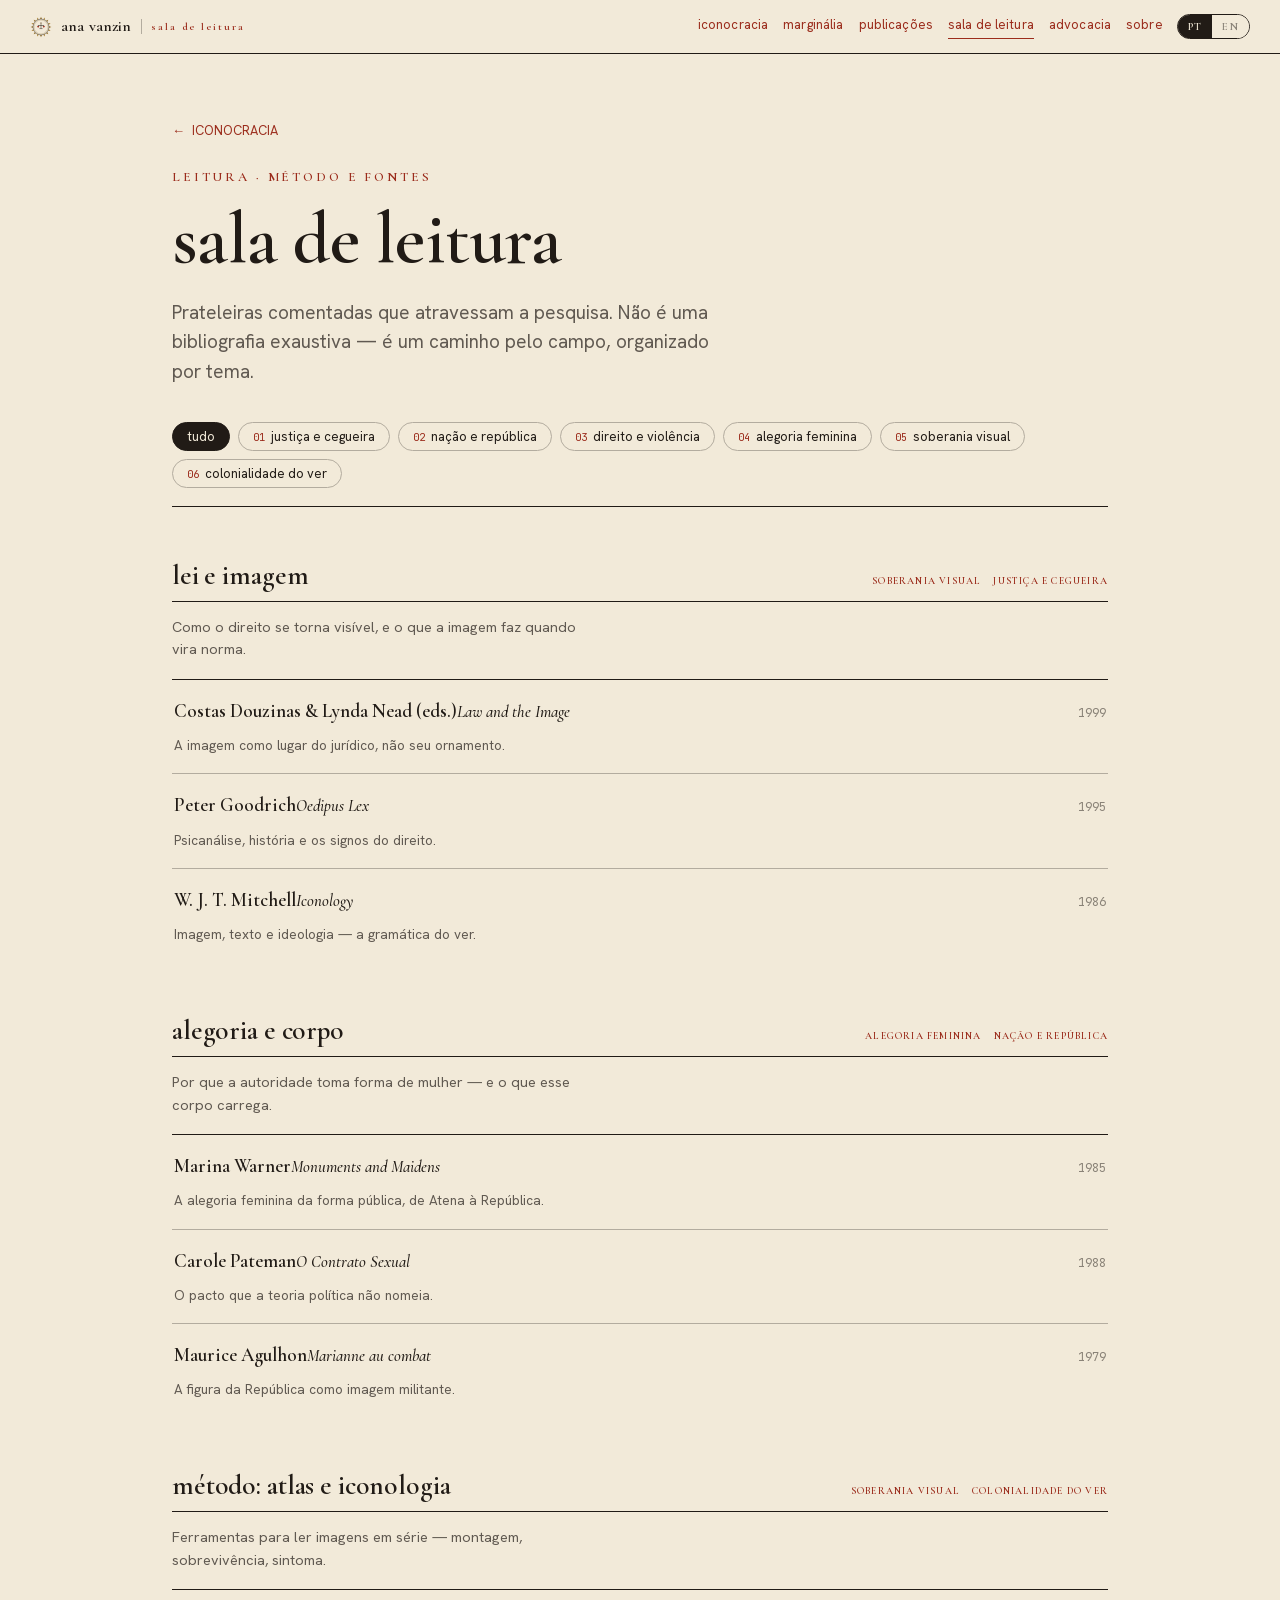
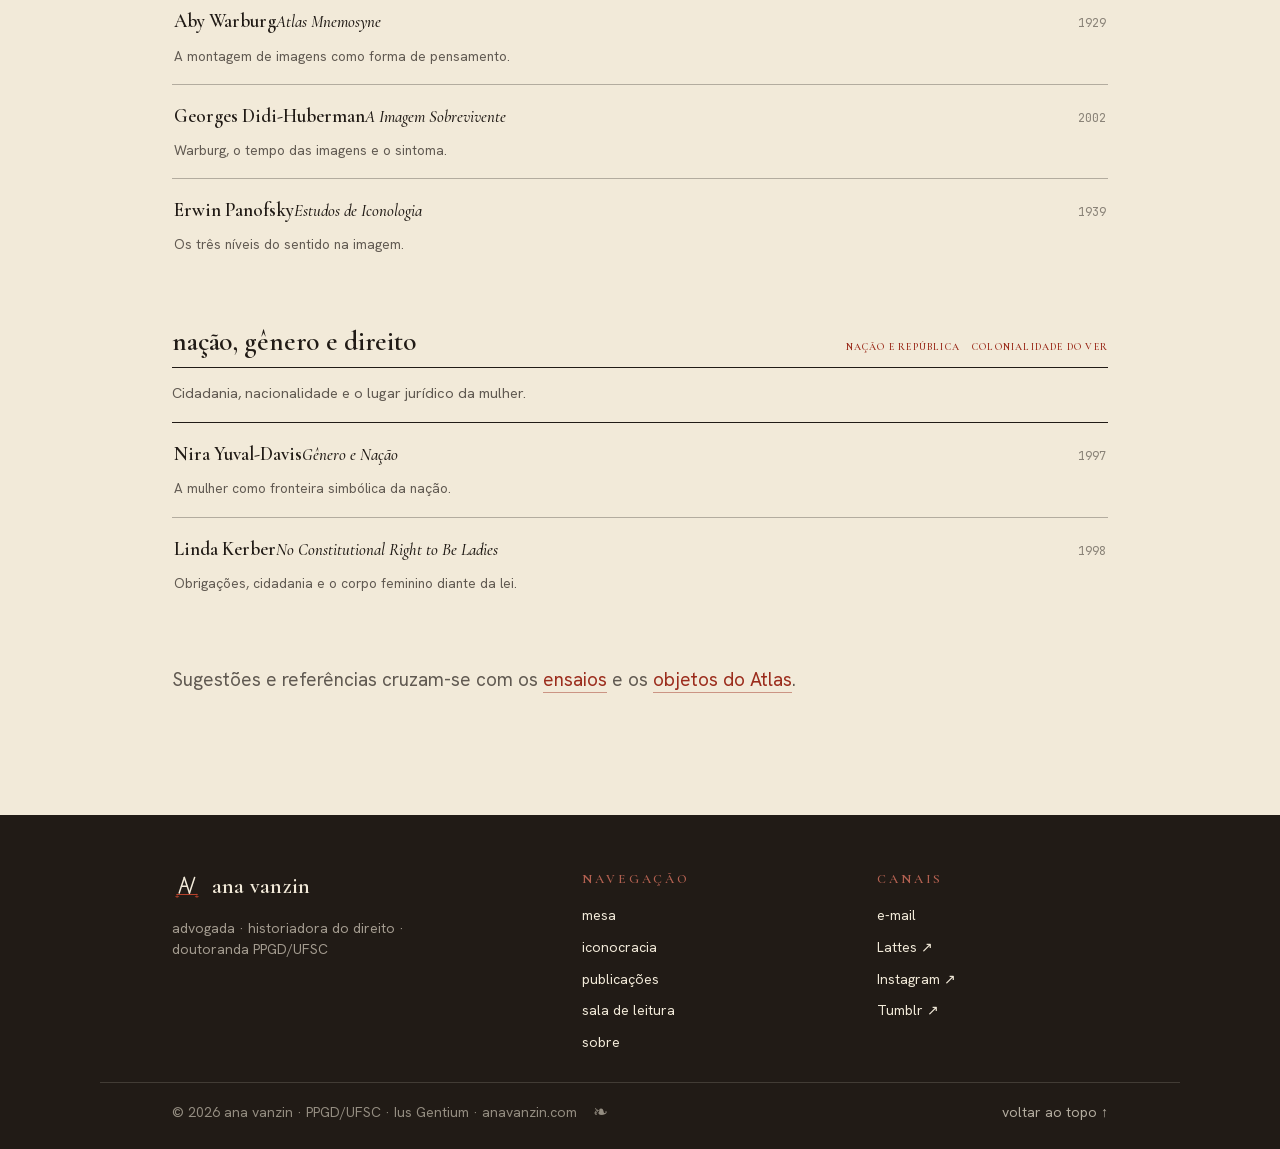
<file: sala-de-leitura/index.html>
<!doctype html>
<html lang="pt">
<head>
<meta charset="utf-8">
<meta name="viewport" content="width=device-width, initial-scale=1">
<title>Sala de leitura · ana vanzin</title>
<link rel="icon" href="/assets/avatar-pixel.png">
<meta name="description" content="Sala de leitura — prateleiras comentadas que atravessam a pesquisa: lei e imagem, alegoria e corpo, método, nação e gênero.">
<meta name="theme-color" content="#F2EAD9">
<link rel="stylesheet" href="../styles.css">
<link rel="stylesheet" href="../editorial.css">
</head>
<body class="ed" data-route="leitura">
  <header class="ed-bar">
    <a class="brand" href="../index.html" title="← voltar à mesa">
      <img src="../assets/sun-seal.svg" alt=""><b>ana vanzin</b><span class="div"></span>
      <span class="lbl" data-pt="sala de leitura" data-en="reading room">sala de leitura</span>
    </a>
    <span class="sp"></span>
    <nav class="avnav" aria-label="Navegação da pesquisa">
      <a href="../iconocracia/" data-route="iconocracia" data-pt="iconocracia" data-en="iconocracy">iconocracia</a>
      <a href="../marginalia/" data-route="marginalia" data-pt="marginália" data-en="marginalia">marginália</a>
      <a href="../publicacoes/" data-route="publicacoes" data-pt="publicações" data-en="publications">publicações</a>
      <a href="index.html" data-route="leitura" data-pt="sala de leitura" data-en="reading room">sala de leitura</a>
      <a href="../advocacia.html" data-route="advocacia" data-pt="advocacia" data-en="practice">advocacia</a>
      <a href="../sobre.html" data-route="sobre" data-pt="sobre" data-en="about">sobre</a>
    </nav>
    <span class="langtog" role="group" aria-label="Idioma / Language">
      <button type="button" data-lang="pt" aria-pressed="true">PT</button>
      <button type="button" data-lang="en" aria-pressed="false">EN</button>
    </span>
  </header>

  <main class="ed-page">
    <a class="ed-back" href="../iconocracia/"><span class="ar">←</span><span data-pt="ICONOCRACIA" data-en="ICONOCRACIA">ICONOCRACIA</span></a>
    <div class="ed-head">
      <p class="kicker rise" data-pt="Leitura · método e fontes" data-en="Reading · method and sources">Leitura · método e fontes</p>
      <h1 class="ed-title rise" style="--d:.06s">sala de leitura</h1>
      <p class="dek rise" style="--d:.12s" data-pt="Prateleiras comentadas que atravessam a pesquisa. Não é uma bibliografia exaustiva — é um caminho pelo campo, organizado por tema." data-en="Annotated shelves that run through the research. Not an exhaustive bibliography — a path through the field, organised by theme.">Prateleiras comentadas que atravessam a pesquisa. Não é uma bibliografia exaustiva — é um caminho pelo campo, organizado por tema.</p>
    </div>

    <div id="tfilter" class="tfilter" role="group" aria-label="Filtrar prateleiras por tema"></div>
    <div id="shelves"></div>

    <p class="dek" style="margin-top:clamp(40px,6vh,68px);max-width:60ch" data-pt-html="Sugestões e referências cruzam-se com os <a class='tl' href='../marginalia/'>ensaios</a> e os <a class='tl' href='../atlas/'>objetos do Atlas</a>." data-en-html="Suggestions and references cross with the <a class='tl' href='../marginalia/'>essays</a> and the <a class='tl' href='../atlas/'>Atlas objects</a>.">Sugestões e referências cruzam-se com os <a class="tl" href="../marginalia/">ensaios</a> e os <a class="tl" href="../atlas/">objetos do Atlas</a>.</p>
  </main>

  <footer class="ed-foot">
    <div class="in">
      <div class="zone brand">
        <a class="id" href="/"><img src="/assets/monogram-av-inverse.svg" alt=""> <b>ana vanzin</b></a>
        <p class="desc" data-pt="advogada · historiadora do direito · doutoranda PPGD/UFSC" data-en="lawyer · legal historian · PhD candidate, PPGD/UFSC">advogada · historiadora do direito · doutoranda PPGD/UFSC</p>
      </div>
      <nav class="zone nav" aria-label="Navegação do rodapé">
        <span class="zt" data-pt="navegação" data-en="navigation">navegação</span>
        <a href="/">mesa</a>
        <a href="/iconocracia/">iconocracia</a>
        <a href="/publicacoes/" data-pt="publicações" data-en="publications">publicações</a>
        <a href="/sala-de-leitura/" data-pt="sala de leitura" data-en="reading room">sala de leitura</a>
        <a href="/sobre.html" data-pt="sobre" data-en="about">sobre</a>
      </nav>
      <div class="zone links">
        <span class="zt" data-pt="canais" data-en="channels">canais</span>
        <a href="mailto:anavvanzin@outlook.com">e-mail</a>
        <a href="http://lattes.cnpq.br/9079096818962275" target="_blank" rel="noopener">Lattes ↗</a>
        <a href="https://instagram.com/anavanzin" target="_blank" rel="noopener">Instagram ↗</a>
        <a href="http://hookahr.tumblr.com/" target="_blank" rel="noopener">Tumblr ↗</a>
      </div>
    </div>
    <div class="base">
      <span class="cl">© 2026 ana vanzin · PPGD/UFSC · Ius Gentium · anavanzin.com</span>
      <span class="flr">❧</span>
      <a class="top" href="#" data-pt="voltar ao topo ↑" data-en="back to top ↑">voltar ao topo ↑</a>
    </div>
  </footer>

  <script src="../content.js"></script>
  <script src="../editorial.js"></script>
  <script src="../theme-filter.js"></script>
  <script>
  (function () {
    var L = function (o) { return window.AVContent.L(o); };
    var active = 'all';

    function themeTags(slugs) {
      return '<span class="tag">' + slugs.map(function (s) {
        var t = window.AVContent.theme(s); return t ? '<span>' + L(t.name) + '</span>' : '';
      }).join('') + '</span>';
    }
    function item(it) {
      return '<li class="rr-item">' +
        '<span><span class="au">' + it.author + '</span>' +
        '<span class="ti">' + L(it.title) + '</span></span>' +
        '<span class="yr">' + it.year + '</span>' +
        '<span class="ln">' + L(it.line) + '</span></li>';
    }
    function shelf(s) {
      return '<section class="rr-shelf" id="' + s.anchor + '" data-themes="' + s.themes.join(' ') + '">' +
        '<div class="sh-h"><h2>' + L(s.shelf) + '</h2>' + themeTags(s.themes) + '</div>' +
        '<p class="sh-note">' + L(s.note) + '</p>' +
        '<ul class="rr-list">' + s.items.map(item).join('') + '</ul></section>';
    }
    function paint() {
      var wrap = document.getElementById('shelves');
      wrap.innerHTML = window.AVContent.READINGS.map(shelf).join('');
      window.AVThemeFilter.apply(wrap, active);
      var anchor = location.hash.slice(1);
      if (anchor && document.getElementById(anchor)) {
        requestAnimationFrame(function () {
          var t = document.getElementById(anchor);
          window.scrollTo({ top: t.getBoundingClientRect().top + window.pageYOffset - 70, behavior: 'auto' });
        });
      }
    }
    var fctl = window.AVThemeFilter.mount(document.getElementById('tfilter'), {
      onChange: function (slug) { active = slug; window.AVThemeFilter.apply(document.getElementById('shelves'), slug); }
    });
    // a theme-slug hash activates that filter; a shelf-anchor hash scrolls to it
    (function () {
      var h = location.hash.slice(1);
      if (h && window.AVContent.theme(h)) {
        active = h;
        var b = document.querySelector('#tfilter button[data-slug="' + h + '"]');
        if (b) b.click();
      }
    })();
    window.addEventListener('av:lang', paint);
    paint();
  })();
  </script>
</body>
</html>
</file>
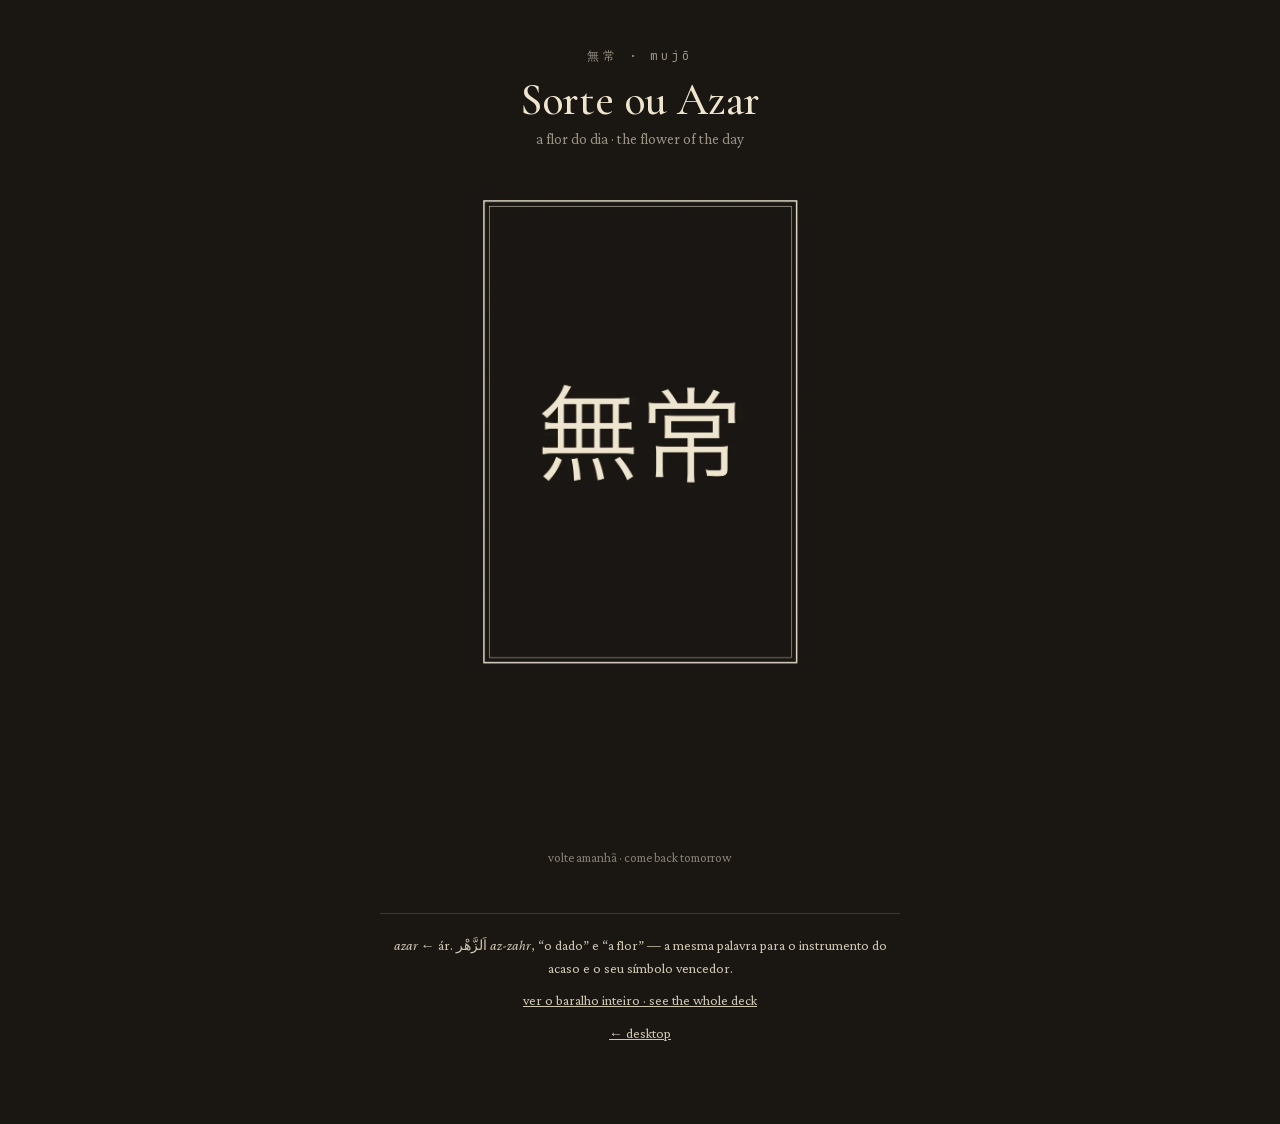
<file: sorte/index.html>
<!doctype html>
<html lang="pt">
<head>
  <meta charset="UTF-8" />
  <meta name="viewport" content="width=device-width, initial-scale=1.0" />
  <title>Sorte ou Azar — a flor do dia · Ana Vanzin</title>
  <meta name="description" content="Uma lâmina por dia do baralho MUJO: hanafuda, yokai e alegorias da justiça. azar ← ár. az-zahr, o dado e a flor." />
  <link rel="stylesheet" href="../fonts/fonts.css" />
  <link rel="stylesheet" href="style.css" />
</head>
<body>
  <main class="sala">
    <p class="sobrescrito">無常 · mujō</p>
    <h1>Sorte ou Azar</h1>
    <p class="subtitulo">a flor do dia · the flower of the day</p>

    <div id="lamina" class="lamina" tabindex="0" role="button" aria-label="virar a lâmina do dia">
      <div class="face verso">
        <img src="assets/verso.webp" alt="Verso da lâmina MUJO" />
      </div>
      <div class="face frente">
        <img id="lamina-frente-img" src="" alt="" />
      </div>
    </div>

    <div class="legenda" aria-live="polite">
      <h2 id="lamina-nome"></h2>
      <p class="jp" id="lamina-jp"></p>
      <p class="qualidade"><span id="lamina-kanji"></span> <span id="lamina-qualidade"></span></p>
      <p class="leitura" id="lamina-leitura"></p>
    </div>

    <p class="volte">volte amanhã · come back tomorrow</p>

    <footer class="selo">
      <p><em>azar</em> ← ár. <span lang="ar">اَلزَّهْر</span> <em>az-zahr</em>, “o dado” e “a flor” —
      a mesma palavra para o instrumento do acaso e o seu símbolo vencedor.</p>
      <p><a href="#" id="ver-baralho">ver o baralho inteiro · see the whole deck</a></p>
      <p><a href="../">← desktop</a></p>
    </footer>

    <section id="baralho" hidden>
      <div id="baralho-grid" class="grid"></div>
    </section>
  </main>
  <script src="deck.js"></script>
  <script src="app.js"></script>
</body>
</html>
</file>
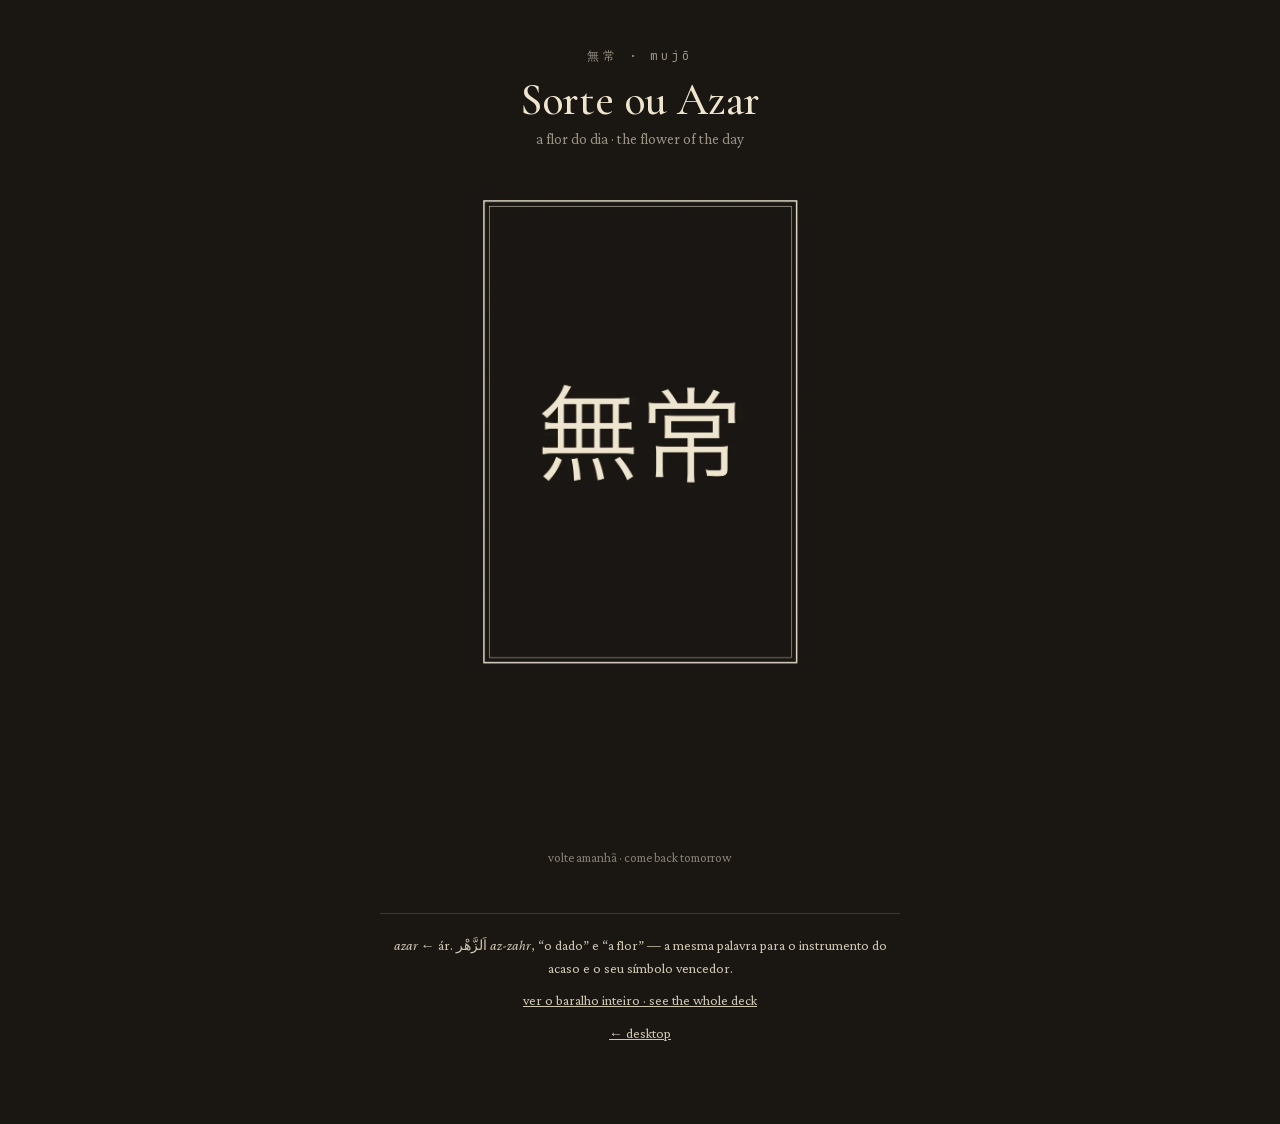
<file: tarot/index.html>
<!doctype html>
<html lang="pt">
<head>
  <meta charset="UTF-8" />
  <meta http-equiv="refresh" content="0; url=../sorte/" />
  <link rel="canonical" href="../sorte/" />
  <title>sorte ou azar → a flor do dia</title>
</head>
<body>
  <p>O tarô virou flor: <a href="../sorte/">sorte ou azar — a flor do dia</a>.</p>
</body>
</html>
</file>
<file: styles.css>
@import url('fonts/fonts.css'); /* self-hosted woff2 — MUST stay at line 1 (CSS drops @import placed after any rule) */

/* Ana Vanzin — bundled tokens */

/* ===== tokens/colors.css ===== */
/* Ana Vanzin — color tokens
   Three inks only, like an incunabulum page: black ink, laid paper, rubric red.
   Never introduce new hues. Tints are derived with color-mix for rules/borders. */
:root {
  /* base */
  --ink: #211B16;
  --paper: #F2EAD9;
  --rubric: #9B2C1C;

  /* secondary accent — gold of the pixel-academic / desktop variant.
     Ornament, frames, retro-OS chrome. Never replaces rubric for links. */
  --gold: #9C7C3D;
  --gold-2: #B7934C;
  --gold-soft: color-mix(in srgb, var(--gold) 45%, var(--paper));

  /* tertiary accent — lilac of the "notas" (personal/lifestyle) variant.
     Soft surface + accent for the notes-app theme; never on the scholarly core. */
  --lilac: #B49AD4;
  --lilac-2: #9579C0;
  --lilac-bg: #ECE6F4;

  /* derived tints (ink on paper at reduced strength) */
  --ink-70: color-mix(in srgb, var(--ink) 70%, var(--paper));
  --ink-50: color-mix(in srgb, var(--ink) 50%, var(--paper));
  --ink-30: color-mix(in srgb, var(--ink) 30%, var(--paper));
  --ink-15: color-mix(in srgb, var(--ink) 15%, var(--paper));
  --paper-deep: color-mix(in srgb, var(--paper) 96%, var(--ink));

  /* semantic aliases */
  --bg-page: var(--paper);
  --bg-inverse: var(--ink);
  --text-body: var(--ink);
  --text-muted: var(--ink-70);
  --text-faint: var(--ink-50);
  --text-inverse: var(--paper);
  --accent: var(--rubric);            /* links, blindfold elements, small-caps labels */
  --accent-2: var(--gold);            /* secondary: ornament, frames, desktop chrome */
  --accent-hover: color-mix(in srgb, var(--rubric) 85%, var(--ink));
  --rule-strong: var(--ink);          /* structural rules: 1px solid ink */
  --rule-hairline: var(--ink-30);     /* column rules, table rows */
  --rule-rubric: var(--rubric);       /* the blindfold line, active markers */
  --focus-ring: var(--rubric);
}


/* ===== tokens/typography.css ===== */
/* Ana Vanzin — type tokens
   Two families only:
   - Cormorant Garamond 500/600 — display, headings, tracked-out small caps
   - Hanken Grotesk 400/600 — body and UI
   No italics for emphasis in UI; use rubric small caps instead.
   (Fonts loaded via self-hosted fonts/fonts.css imported at the top of this file.) */

:root {
  --font-display: 'Cormorant Garamond', 'Times New Roman', serif;
  --font-body: 'Hanken Grotesk', 'Helvetica Neue', sans-serif;

  /* scale (rem) — generous display, restrained body */
  --text-hero: clamp(4rem, 11vw, 9rem);     /* the name */
  --text-h1: 3rem;        /* page titles */
  --text-h2: 2rem;        /* section titles */
  --text-h3: 1.375rem;    /* sub-heads, entry titles */
  --text-lead: 1.1875rem; /* lead paragraphs (body family) */
  --text-base: 1rem;      /* body */
  --text-small: 0.875rem; /* metadata, footnotes */
  --text-eyebrow: 0.8125rem; /* small-caps labels */
  --text-footnote: 0.8125rem;

  --leading-display: 1.04;
  --leading-heading: 1.15;
  --leading-body: 1.62;
  --leading-tight: 1.3;

  /* tracked-out uppercase Garamond for eyebrows/labels */
  --tracking-eyebrow: 0.22em;
  --tracking-caps: 0.14em;

  --weight-display: 500;
  --weight-display-strong: 600;
  --weight-body: 400;
  --weight-body-strong: 600;
}


/* ===== tokens/spacing.css ===== */
/* Ana Vanzin — spacing, layout, borders, motion
   The page is a single strong text column with generous margins.
   No cards, no shadows, no gradients, no rounded corners — ever. */
:root {
  /* spacing scale (4px base) */
  --space-1: 0.25rem;
  --space-2: 0.5rem;
  --space-3: 0.75rem;
  --space-4: 1rem;
  --space-5: 1.5rem;
  --space-6: 2rem;
  --space-7: 3rem;
  --space-8: 4.5rem;
  --space-9: 7rem;

  /* layout */
  --measure: 62ch;            /* max width of running text */
  --column-max: 720px;        /* the single text column */
  --page-max: 1080px;         /* outer page incl. marginalia */
  --page-pad: clamp(24px, 6vw, 72px);

  /* rules & borders — square corners only */
  --rule-w-hairline: 1px;
  --rule-w-strong: 2px;
  --radius: 0;                /* fixed: no rounded corners */
  --shadow: none;             /* fixed: no shadows */

  /* motion — one restrained reveal, nothing else */
  --ease-page: cubic-bezier(0.22, 1, 0.36, 1); /* @kind other */
  --duration-reveal: 900ms; /* @kind other */
  --duration-ui: 150ms; /* @kind other */
}


/* ===== tokens/base.css ===== */
/* Ana Vanzin — base element styles (incunabulum page defaults) */
* { box-sizing: border-box; }

body {
  margin: 0;
  background: var(--bg-page);
  color: var(--text-body);
  font-family: var(--font-body);
  font-size: var(--text-base);
  line-height: var(--leading-body);
  -webkit-font-smoothing: antialiased;
  text-rendering: optimizeLegibility;
}

h1, h2, h3, h4 {
  font-family: var(--font-display);
  font-weight: var(--weight-display-strong);
  line-height: var(--leading-heading);
  margin: 0;
  text-wrap: balance;
}

p { margin: 0; text-wrap: pretty; }

a {
  color: var(--accent);
  text-decoration: underline;
  text-decoration-thickness: 1px;
  text-underline-offset: 0.18em;
  transition: color var(--duration-ui) ease;
}
a:hover { color: var(--accent-hover); }
a:focus-visible { outline: 1px solid var(--focus-ring); outline-offset: 3px; }

hr {
  border: 0;
  border-top: var(--rule-w-hairline) solid var(--rule-hairline);
  margin: var(--space-7) 0;
}

::selection { background: var(--rubric); color: var(--paper); }

@media (prefers-reduced-motion: reduce) {
  *, *::before, *::after {
    animation-duration: 0.01ms !important;
    animation-iteration-count: 1 !important;
    transition-duration: 0.01ms !important;
  }
}
</file>
<file: editorial.css>
/* ============================================================
   ana vanzin — editorial route layer
   Shared "deeper rooms" grammar for the research routes.
   Extends the incunabulum tokens (styles.css). No new palette,
   no new fonts, no cards/shadows/gradients/round corners in the
   scholarly core. Loaded AFTER styles.css on every route page.
   Primitives: EditorialPage · PageKicker · PageTitle · PageDek ·
   FolioMeta · Figure · MarginNote · RelatedIndex · SourceNote · TextLink
   ============================================================ */

html, body { margin: 0; }
body.ed {
  background: var(--paper);
  color: var(--ink);
  font-family: var(--font-body);
  -webkit-font-smoothing: antialiased;
}
body.ed a { color: var(--rubric); }

/* ---------- shared top bar (same as conceitos/trabalhos) ---------- */
.ed-bar {
  position: sticky; top: 0; z-index: 50;
  display: flex; align-items: center; gap: 14px;
  min-height: 54px; padding: 8px clamp(14px, 3vw, 30px);
  background: var(--paper); border-bottom: 1px solid var(--ink);
  flex-wrap: wrap;
}
.ed-bar .brand { display: inline-flex; align-items: center; gap: 9px; text-decoration: none; color: var(--ink); }
.ed-bar .brand img { width: 22px; height: 22px; display: block; }
.ed-bar .brand b { font-family: var(--font-display); font-weight: 600; font-size: 16px; letter-spacing: .01em; white-space: nowrap; }
.ed-bar .brand .div { width: 1px; height: 15px; background: var(--rule-hairline); }
.ed-bar .brand .lbl { font-family: var(--font-display); font-weight: 600; text-transform: lowercase; letter-spacing: .18em; font-size: 11px; color: var(--rubric); }
.ed-bar .brand:hover .lbl { color: var(--accent-hover); }
.ed-bar .sp { flex: 1; }
.avnav { display: flex; align-items: center; gap: 15px; flex-wrap: wrap; }
.avnav a {
  font-family: var(--font-body); font-size: 13px; color: var(--ink);
  text-decoration: none; white-space: nowrap; padding-bottom: 2px;
  border-bottom: 1.5px solid transparent; letter-spacing: .01em;
}
.avnav a:hover { color: var(--rubric); }
.avnav a.cur { color: var(--rubric); border-bottom-color: var(--rubric); }
.langtog { display: inline-flex; border: 1px solid var(--ink); border-radius: 999px; overflow: hidden; }
.langtog button {
  font-family: var(--font-display); font-weight: 600; font-size: 11px; letter-spacing: .12em;
  border: 0; background: var(--paper); color: var(--text-faint); padding: 3px 10px; cursor: pointer; line-height: 1.6;
}
.langtog button[aria-pressed="true"] { background: var(--ink); color: var(--paper); }
.langtog button:not([aria-pressed="true"]):hover { color: var(--rubric); }
@media (max-width: 720px) { .ed-bar .avnav { display: none; } }

/* ---------- EditorialPage ---------- */
.ed-page { max-width: var(--page-max); margin: 0 auto; padding: clamp(40px, 7vh, 88px) var(--page-pad) 40px; }
.ed-page.narrow { max-width: 880px; }
.ed-head { max-width: 760px; }

/* back link (TextLink, return) */
.ed-back {
  display: inline-flex; align-items: center; gap: 7px;
  font-family: var(--font-body); font-size: 13px; color: var(--text-muted);
  text-decoration: none; margin-bottom: 26px;
}
.ed-back:hover { color: var(--rubric); }
.ed-back .ar { color: var(--rubric); }

/* PageKicker */
.kicker {
  font-family: var(--font-display); font-weight: 600; text-transform: uppercase;
  letter-spacing: var(--tracking-eyebrow); font-size: var(--text-eyebrow);
  color: var(--rubric); margin: 0;
}

/* PageTitle */
.ed-title {
  font-family: var(--font-display); font-weight: 600;
  font-size: clamp(2.6rem, 6.5vw, 4.6rem); line-height: 1.0;
  letter-spacing: -.01em; margin: 14px 0 0; text-transform: lowercase;
}
.ed-title.caps { text-transform: none; letter-spacing: .04em; }
/* the signature blindfold line, used sparingly on hub titles */
.ed-title .band { position: relative; display: inline-block; }
.ed-title .band::after {
  content: ""; position: absolute; left: -2%; right: -2%; top: 52%;
  height: 3px; background: var(--rubric); transform: scaleX(0); transform-origin: left center;
}
@media (prefers-reduced-motion: no-preference) {
  .ed-page .ed-title .band::after { animation: edBand .85s var(--ease-page) .25s forwards; }
}
@keyframes edBand { to { transform: scaleX(1); } }
@media (prefers-reduced-motion: reduce) { .ed-title .band::after { transform: scaleX(1); } }

/* PageDek */
.dek { font-size: var(--text-lead); line-height: 1.55; color: var(--text-muted); margin: 22px 0 0; max-width: 56ch; text-wrap: pretty; }
.dek.serif { font-family: var(--font-display); font-style: italic; font-weight: 500; font-size: 1.5rem; line-height: 1.34; color: var(--ink); }

/* FolioMeta — publishing metadata, never badges */
.folio-meta {
  display: flex; flex-wrap: wrap; gap: 22px 34px; align-items: baseline;
  margin: 30px 0 0; padding-top: 18px; border-top: 1px solid var(--rule-hairline);
}
.folio-meta .fm { display: flex; flex-direction: column; gap: 4px; }
.folio-meta .k {
  font-family: var(--font-display); font-weight: 600; text-transform: uppercase;
  letter-spacing: var(--tracking-eyebrow); font-size: 10.5px; color: var(--text-faint);
}
.folio-meta .v { font-size: 15px; color: var(--ink); }
.folio-meta .v.mono { font-family: 'JetBrains Mono', ui-monospace, monospace; font-size: 13px; }

/* ---------- prose column + margin notes ---------- */
.ed-body { margin-top: clamp(34px, 5vh, 56px); }
.prose { max-width: 66ch; margin: 0 auto; }
.prose p { font-size: var(--text-base); line-height: var(--leading-body); margin: 0 0 1.15em; }
.prose p.lede { font-size: var(--text-lead); color: var(--ink); }
.prose h2 {
  font-family: var(--font-display); font-weight: 600; font-size: 1.6rem;
  line-height: 1.12; margin: 1.8em 0 .5em; text-transform: lowercase; letter-spacing: -.005em;
}
.prose h3 {
  font-family: var(--font-display); font-weight: 600; text-transform: uppercase;
  letter-spacing: .14em; font-size: 12px; color: var(--text-faint);
  margin: 2em 0 .8em; padding-bottom: 8px; border-bottom: 1px solid var(--rule-hairline);
}
.prose em, .prose i { font-style: italic; }
.prose .pull {
  font-family: var(--font-display); font-style: italic; font-weight: 500;
  font-size: 1.7rem; line-height: 1.3; color: var(--ink);
  margin: 1.3em 0; padding-left: 20px; border-left: 2px solid var(--rubric);
  max-width: 24ch;
}
/* footnote / source superscript */
.fn { font-family: var(--font-body); color: var(--rubric); font-size: .7em; vertical-align: super; text-decoration: none; cursor: pointer; padding: 0 1px; }
.fn:hover { background: color-mix(in srgb, var(--rubric) 14%, transparent); }

/* MarginNote — rides the right margin on wide screens, inline on mobile */
.mn {
  font-size: 13px; line-height: 1.5; color: var(--text-muted);
  border-left: 2px solid var(--rubric); padding-left: 13px; margin: 1.5em 0;
}
.mn .mn-k { display: block; font-family: var(--font-display); font-weight: 600; text-transform: uppercase; letter-spacing: .14em; font-size: 10px; color: var(--text-faint); margin-bottom: 4px; }
@media (min-width: 1040px) {
  .mn { float: right; clear: right; width: 210px; margin-right: -250px; margin-top: 0; }
}

/* ---------- Figure ---------- */
figure.ed-fig { margin: 0 0 2em; }
figure.ed-fig.wide { max-width: none; }
.ed-fig .frame { border: 1px solid var(--ink); position: relative; overflow: hidden; }
.ed-fig img { display: block; width: 100%; }
/* striped placeholder for archival images not yet sourced */
.ph {
  position: relative; width: 100%;
  background:
    repeating-linear-gradient(135deg, var(--ink-15) 0 2px, transparent 2px 11px),
    var(--paper-deep);
  display: flex; align-items: center; justify-content: center; min-height: 240px;
}
.ph.tall { min-height: 360px; }
.ph.short { min-height: 170px; }
.ph .ph-lbl {
  font-family: 'JetBrains Mono', ui-monospace, monospace; font-size: 11.5px;
  letter-spacing: .04em; color: var(--ink-50); background: var(--paper);
  border: 1px solid var(--ink-30); padding: 6px 11px; text-align: center; max-width: 80%; line-height: 1.5;
}
figcaption {
  display: flex; flex-wrap: wrap; gap: 4px 14px; justify-content: space-between; align-items: baseline;
  margin-top: 10px; font-size: 13px; line-height: 1.5; color: var(--text-muted);
}
figcaption .cap { flex: 1 1 60%; min-width: 12ch; }
figcaption .cap em { font-style: italic; }
figcaption .src {
  font-family: 'JetBrains Mono', ui-monospace, monospace; font-size: 10.5px;
  letter-spacing: .03em; color: var(--text-faint); text-align: right; flex: 0 0 auto;
}

/* ---------- numbered / typographic sequence (research questions) ---------- */
.seq { list-style: none; margin: 0; padding: 0; counter-reset: seq; max-width: 62ch; }
.seq li {
  display: grid; grid-template-columns: 48px 1fr; gap: 18px; align-items: baseline;
  padding: 20px 0; border-top: 1px solid var(--rule-hairline);
}
.seq li:first-child { border-top: 1px solid var(--ink); }
.seq li::before {
  counter-increment: seq; content: counter(seq, decimal-leading-zero);
  font-family: 'JetBrains Mono', ui-monospace, monospace; font-size: 13px; color: var(--rubric); padding-top: 4px;
}
.seq .q { font-family: var(--font-display); font-weight: 600; font-size: clamp(1.25rem, 2.4vw, 1.6rem); line-height: 1.2; color: var(--ink); }

/* ---------- theme index (restrained typographic links) ---------- */
.theme-index { list-style: none; margin: 0; padding: 0; }
.theme-index li { border-top: 1px solid var(--rule-hairline); }
.theme-index li:first-child { border-top: 1px solid var(--ink); }
.theme-index a {
  display: flex; align-items: baseline; gap: 16px; text-decoration: none;
  padding: 16px 2px; transition: color .15s;
}
.theme-index .rn { font-family: 'JetBrains Mono', ui-monospace, monospace; font-size: 12px; color: var(--rubric); min-width: 30px; }
.theme-index .nm { font-family: var(--font-display); font-weight: 600; font-size: clamp(1.3rem, 2.6vw, 1.85rem); color: var(--ink); line-height: 1.05; text-transform: lowercase; }
.theme-index .gl { font-size: 13.5px; color: var(--text-faint); margin-left: auto; text-align: right; }
.theme-index a:hover .nm { color: var(--rubric); }
@media (max-width: 600px) { .theme-index .gl { display: none; } }

/* ---------- RelatedIndex — a reading index, not cards ---------- */
.related { margin-top: clamp(48px, 7vh, 80px); border-top: 1.5px solid var(--ink); }
.related .rel-h {
  font-family: var(--font-display); font-weight: 600; text-transform: uppercase;
  letter-spacing: .18em; font-size: 12px; color: var(--text-faint); margin: 0; padding: 18px 0 6px;
}
.related ul { list-style: none; margin: 0; padding: 0; }
.related li { border-top: 1px solid var(--rule-hairline); }
.related a, .related .ri {
  display: grid; grid-template-columns: 96px 1fr auto; gap: 6px 16px; align-items: baseline;
  padding: 15px 2px; text-decoration: none; color: var(--ink);
}
.related .ri-k { font-family: var(--font-display); font-weight: 600; text-transform: uppercase; letter-spacing: .14em; font-size: 10.5px; color: var(--text-faint); }
.related .ri-t { font-family: var(--font-display); font-weight: 600; font-size: 1.18rem; line-height: 1.15; }
.related .ri-t em { font-style: italic; }
.related .ri-d { grid-column: 2; font-size: 13px; color: var(--text-faint); }
.related .ar { color: var(--rubric); font-size: 13px; align-self: start; padding-top: 3px; }
.related a:hover .ri-t { color: var(--rubric); }
@media (max-width: 560px) { .related a, .related .ri { grid-template-columns: 1fr auto; } .related .ri-k { grid-column: 1; } }

/* ---------- SourceNote ---------- */
.source-note {
  margin-top: 40px; padding: 16px 0 0; border-top: 1px solid var(--rule-hairline);
  font-size: 12.5px; line-height: 1.55; color: var(--text-muted); max-width: 66ch;
}
.source-note .sn-h { font-family: var(--font-display); font-weight: 600; text-transform: uppercase; letter-spacing: .14em; font-size: 10.5px; color: var(--text-faint); margin: 0 0 7px; }
.source-note p { margin: 0 0 .5em; }
.source-note ol { margin: 0; padding-left: 1.3em; }
.source-note li { margin: 0 0 .4em; }

/* ---------- TextLink (inline, with verb) ---------- */
.tl { color: var(--rubric); text-decoration: none; border-bottom: 1px solid color-mix(in srgb, var(--rubric) 45%, transparent); }
.tl:hover { border-bottom-color: var(--rubric); }
.tl .ar { font-size: .9em; }

/* status note (forthcoming / in formation) */
.status {
  display: inline-block; font-family: var(--font-display); font-weight: 600;
  text-transform: uppercase; letter-spacing: .14em; font-size: 10px;
  color: var(--text-faint); border: 1px dashed var(--ink-30); padding: 2px 8px; margin-left: 8px; vertical-align: middle;
}

/* ---------- shared footer (ink, inverse) ---------- */
.ed-foot { background: var(--ink); color: var(--paper); margin-top: clamp(60px, 9vh, 110px); }
.ed-foot .in {
  max-width: var(--page-max); margin: 0 auto; padding: clamp(40px, 6vh, 64px) var(--page-pad) 28px;
  display: grid; grid-template-columns: 1.5fr 1fr 1fr; gap: clamp(26px, 5vw, 72px); align-items: start;
}
.ed-foot .zone { display: flex; flex-direction: column; gap: 9px; }
.ed-foot .id { display: inline-flex; align-items: center; gap: 10px; color: var(--paper); text-decoration: none; border: 0; }
.ed-foot .id img { width: 30px; height: 30px; }
.ed-foot .id b { font-family: var(--font-display); font-weight: 600; font-size: 22px; letter-spacing: .01em; }
.ed-foot .desc { font-family: var(--font-body); font-size: var(--text-small); line-height: 1.5; color: color-mix(in srgb, var(--paper) 62%, var(--ink)); margin: 4px 0 0; max-width: 32ch; }
.ed-foot .zt { font-family: var(--font-display); font-weight: 600; text-transform: uppercase; letter-spacing: var(--tracking-eyebrow); font-size: var(--text-eyebrow); color: color-mix(in srgb, var(--rubric) 72%, var(--paper)); margin-bottom: 5px; }
.ed-foot .nav a, .ed-foot .links a { font-family: var(--font-body); font-size: 14px; color: var(--paper); text-decoration: none; border: 0; width: max-content; }
.ed-foot a:hover { color: color-mix(in srgb, var(--rubric) 65%, var(--paper)); }
.ed-foot .base {
  max-width: var(--page-max); margin: 0 auto; padding: 15px var(--page-pad) 22px;
  border-top: 1px solid color-mix(in srgb, var(--paper) 16%, var(--ink));
  display: flex; align-items: center; gap: 16px; flex-wrap: wrap;
}
.ed-foot .base .cl { font-size: var(--text-small); color: color-mix(in srgb, var(--paper) 55%, var(--ink)); }
.ed-foot .base .flr { font-family: var(--font-display); font-size: 18px; color: color-mix(in srgb, var(--paper) 55%, var(--ink)); }
.ed-foot .base .top { margin-left: auto; font-size: var(--text-small); color: color-mix(in srgb, var(--paper) 70%, var(--ink)); text-decoration: none; border: 0; }
.ed-foot .base .top:hover { color: var(--paper); }
@media (max-width: 720px) { .ed-foot .in { grid-template-columns: 1fr; gap: 26px; } }

/* ============================================================
   route-specific layers (atlas · reading room · theme filter ·
   symbol tool). Same incunabulum grammar: hairlines, square
   corners, three inks, no cards in the scholarly core.
   ============================================================ */

/* ---------- Atlas: index grid ---------- */
.atlas-grid { list-style: none; margin: clamp(34px,5vh,56px) 0 0; padding: 0; display: grid; grid-template-columns: repeat(2, 1fr); gap: 1px; background: var(--rule-hairline); border: 1px solid var(--ink); }
.atlas-grid li { background: var(--paper); }
.atlas-grid a { display: block; text-decoration: none; color: var(--ink); padding: 0; }
.atlas-grid .th { position: relative; border-bottom: 1px solid var(--rule-hairline); overflow: hidden; aspect-ratio: 4 / 3; background: var(--paper-deep); }
.atlas-grid .th img { width: 100%; height: 100%; object-fit: cover; display: block; filter: saturate(.92); transition: transform .4s var(--ease-page); }
.atlas-grid a:hover .th img { transform: scale(1.03); }
.atlas-grid .th .ph { height: 100%; min-height: 0; }
.atlas-grid .st { position: absolute; top: 10px; left: 10px; font-family: var(--font-display); font-weight: 600; text-transform: uppercase; letter-spacing: .14em; font-size: 9.5px; color: var(--paper); background: var(--ink); padding: 3px 8px; }
.atlas-grid .cap { padding: 16px 18px 20px; }
.atlas-grid .ti { font-family: var(--font-display); font-weight: 600; font-size: 1.5rem; line-height: 1.08; text-transform: lowercase; }
.atlas-grid a:hover .ti { color: var(--rubric); }
.atlas-grid .mt { font-family: 'JetBrains Mono', ui-monospace, monospace; font-size: 11px; letter-spacing: .03em; color: var(--text-faint); margin-top: 8px; }
.atlas-grid .ds { font-size: 14px; line-height: 1.5; color: var(--text-muted); margin-top: 10px; max-width: 44ch; }
@media (max-width: 680px) { .atlas-grid { grid-template-columns: 1fr; } }

/* ---------- Atlas: object page (.oc-*) ---------- */
.oc-ths { display: flex; flex-wrap: wrap; gap: 8px; margin: 22px 0 0; }
.oc-th { font-family: var(--font-display); font-weight: 600; text-transform: lowercase; letter-spacing: .04em; font-size: 13px; color: var(--rubric); text-decoration: none; border: 1px solid var(--ink-30); padding: 3px 11px; }
.oc-th:hover { border-color: var(--rubric); }
.oc-fig { margin: clamp(30px,5vh,56px) 0 0; max-width: 760px; }
.oc-body { margin-top: clamp(30px,5vh,52px); }
.oc-syms { margin-top: clamp(40px,6vh,72px); }
.oc-h { font-family: var(--font-display); font-weight: 600; text-transform: uppercase; letter-spacing: .18em; font-size: 12px; color: var(--text-faint); margin: 0 0 18px; padding-bottom: 9px; border-bottom: 1.5px solid var(--ink); }
.oc-sym-row { display: flex; flex-wrap: wrap; gap: 14px; }
.oc-sym { display: flex; flex-direction: column; align-items: center; gap: 7px; width: 108px; text-decoration: none; color: var(--ink); border: 1px solid var(--ink-30); padding: 14px 8px; }
.oc-sym:hover { border-color: var(--rubric); }
.oc-sym svg { width: 52px; height: 52px; }
.oc-sym svg path { fill: none; stroke: var(--ink); stroke-width: 2.4; stroke-linecap: round; stroke-linejoin: round; }
.oc-sym:hover svg path { stroke: var(--rubric); }
.oc-sym span { font-family: var(--font-display); font-weight: 600; font-size: 13.5px; text-align: center; line-height: 1.1; }

/* ---------- theme filter (reusable) ---------- */
.tfilter { display: flex; flex-wrap: wrap; gap: 8px; margin: clamp(28px,4vh,44px) 0 0; padding-bottom: 18px; border-bottom: 1px solid var(--ink); }
.tfilter button { font-family: var(--font-body); font-size: 13px; color: var(--ink); background: var(--paper); border: 1px solid var(--ink-30); border-radius: 999px; padding: 5px 14px; cursor: pointer; white-space: nowrap; transition: all .15s; }
.tfilter button:hover { border-color: var(--rubric); color: var(--rubric); }
.tfilter button[aria-pressed="true"] { background: var(--ink); color: var(--paper); border-color: var(--ink); }
.tfilter .n { font-family: 'JetBrains Mono', ui-monospace, monospace; font-size: 10.5px; color: var(--rubric); margin-right: 6px; }
.tfilter button[aria-pressed="true"] .n { color: var(--gold-2); }

/* ---------- reading room (.rr-*) ---------- */
.rr-shelf { margin-top: clamp(40px,6vh,68px); }
.rr-shelf.is-hidden { display: none; }
.rr-shelf .sh-h { display: flex; align-items: baseline; gap: 14px; padding-bottom: 10px; border-bottom: 1.5px solid var(--ink); }
.rr-shelf .sh-h h2 { font-family: var(--font-display); font-weight: 600; font-size: 1.7rem; line-height: 1.1; text-transform: lowercase; letter-spacing: -.005em; }
.rr-shelf .sh-h .tag { margin-left: auto; display: flex; gap: 12px; flex-wrap: wrap; }
.rr-shelf .sh-h .tag span { font-family: var(--font-display); font-weight: 600; text-transform: uppercase; letter-spacing: .12em; font-size: 10px; color: var(--rubric); }
.rr-shelf .sh-note { font-size: 14.5px; line-height: 1.55; color: var(--text-muted); margin: 14px 0 0; max-width: 60ch; }
.rr-list { list-style: none; margin: 18px 0 0; padding: 0; }
.rr-item { display: grid; grid-template-columns: 1fr 64px; gap: 4px 18px; align-items: baseline; padding: 18px 2px; border-top: 1px solid var(--rule-hairline); }
.rr-item:first-child { border-top: 1px solid var(--ink); }
.rr-item .au { font-family: var(--font-display); font-weight: 600; font-size: 1.18rem; line-height: 1.16; }
.rr-item .au em { font-style: italic; }
.rr-item .yr { font-family: 'JetBrains Mono', ui-monospace, monospace; font-size: 12px; color: var(--text-faint); text-align: right; }
.rr-item .ti { font-style: italic; font-family: var(--font-display); font-size: 1.05rem; color: var(--ink); margin-top: 3px; }
.rr-item .ln { grid-column: 1 / -1; font-size: 13.5px; line-height: 1.5; color: var(--text-muted); margin-top: 6px; max-width: 62ch; }

/* ---------- symbol tool (.sym-*) — "Draw a Legal Symbol" ---------- */
.sym-stage { display: grid; grid-template-columns: minmax(0,1fr) 280px; gap: clamp(26px,4vw,52px); align-items: start; margin-top: clamp(34px,5vh,56px); }
@media (max-width: 820px) { .sym-stage { grid-template-columns: 1fr; } }
.sym-canvas-wrap { border: 1px solid var(--ink); background: var(--paper); position: relative; }
.sym-canvas-wrap .grid-note { position: absolute; top: 10px; left: 12px; font-family: 'JetBrains Mono', ui-monospace, monospace; font-size: 10.5px; letter-spacing: .04em; color: var(--text-faint); pointer-events: none; }
.sym-canvas { display: block; width: 100%; touch-action: none; cursor: crosshair; }
.sym-side .pick-h { font-family: var(--font-display); font-weight: 600; text-transform: uppercase; letter-spacing: .16em; font-size: 11px; color: var(--text-faint); margin: 0 0 12px; }
.sym-picker { display: grid; grid-template-columns: repeat(3, 1fr); gap: 1px; background: var(--rule-hairline); border: 1px solid var(--ink); }
.sym-pick { background: var(--paper); border: 0; cursor: pointer; padding: 12px 6px 9px; display: flex; flex-direction: column; align-items: center; gap: 5px; }
.sym-pick svg { width: 38px; height: 38px; }
.sym-pick svg path { fill: none; stroke: var(--ink-50); stroke-width: 2.4; stroke-linecap: round; stroke-linejoin: round; }
.sym-pick[aria-pressed="true"] { background: var(--ink); }
.sym-pick[aria-pressed="true"] svg path { stroke: var(--gold-2); }
.sym-pick[aria-pressed="true"] .nm { color: var(--paper); }
.sym-pick:hover svg path { stroke: var(--rubric); }
.sym-pick .nm { font-family: var(--font-display); font-weight: 600; font-size: 12px; line-height: 1.05; text-align: center; color: var(--ink); }
.sym-meta { margin-top: 20px; }
.sym-meta .nm { font-family: var(--font-display); font-weight: 600; font-size: 1.6rem; line-height: 1.05; text-transform: lowercase; }
.sym-meta .gl { font-size: 14px; line-height: 1.5; color: var(--text-muted); margin-top: 8px; }
.sym-meta .th { font-family: var(--font-display); font-weight: 600; text-transform: uppercase; letter-spacing: .12em; font-size: 10px; color: var(--rubric); margin-top: 12px; }
.sym-controls { display: flex; gap: 9px; flex-wrap: wrap; margin-top: 20px; }
.sym-btn { font-family: var(--font-body); font-size: 13px; color: var(--ink); background: var(--paper); border: 1px solid var(--ink); padding: 7px 15px; cursor: pointer; }
.sym-btn:hover { color: var(--rubric); border-color: var(--rubric); }
.sym-btn.primary { background: var(--ink); color: var(--paper); }
.sym-btn.primary:hover { background: var(--rubric); border-color: var(--rubric); color: var(--paper); }
.sym-hint { font-size: 13px; line-height: 1.5; color: var(--text-faint); margin-top: 16px; max-width: 40ch; }

/* ---------- entrance cascade (transform-only, never hides content) ---------- */
@media (prefers-reduced-motion: no-preference) {
  .ed-page .rise { animation: edRise .6s var(--ease-page) both; animation-delay: var(--d, 0s); }
}
@keyframes edRise { from { transform: translateY(14px); } to { transform: none; } }
</file>
<file: iconocracia/styles.css>
/* ════════════════════════════════════════════════════════════
   ICONOCRACIA · Design System — global entry point
   "Iuris Memoria": archival, juridical, feminist iconology.
   anavvanzin / iconocracia-companion · PPGD/UFSC · 2026

   Consumers link THIS file. It is a manifest of @imports only.
   ════════════════════════════════════════════════════════════ */

@import url("/fonts/fonts.css");      /* Instrument Serif · Crimson Pro · JetBrains Mono */

@import url("./tokens/colors.css");     /* grounds, inks, juridical accents, regimes */
@import url("./tokens/typography.css");  /* three voices + scale + tracking */
@import url("./tokens/spacing.css");     /* spacing, radii, shadows, rules, texture */
@import url("./tokens/base.css");        /* element defaults, helpers, motion */
</file>
<file: iconocracia/sysbar.css>
/* ============================================================
   ana vanzin — iconocracia wing: shared "voltar à mesa" top bar.

   Uniform editorial bar (paper / ink / rubric, Cormorant Garamond),
   replicated from the editorial `.ed-bar` (editorial.css) with the
   palette values BAKED IN, namespaced under `.ico-bar`, so it does
   NOT collide with the wing's own token palette (iconocracia/styles.css,
   where --ink is navy, --paper is cream, etc.).

   Fonts come from the shared /fonts/fonts.css (already imported by the
   wing's styles.css) — Cormorant Garamond + Hanken Grotesk are part of
   the consolidated set, so this adds NO new font files.

   Linked by: iconocracia/index.html, iconocracia/atlas/index.html,
   iconocracia/atlas-lab/index.html, iconocracia/radiografia/index.html.
   On the React tool pages the markup sits as static HTML ABOVE the
   #root mount, so "voltar à mesa" survives even if the tool fails.
   ============================================================ */
@import url("/fonts/fonts.css");

.ico-bar {
  position: sticky;
  top: 0;
  z-index: 50;
  display: flex;
  align-items: center;
  gap: 14px;
  min-height: 54px;
  padding: 8px clamp(14px, 3vw, 30px);
  box-sizing: border-box;
  background: #F2EAD9;               /* editorial --paper */
  border-bottom: 1px solid #211B16; /* editorial --ink   */
  font-family: 'Hanken Grotesk', 'Helvetica Neue', sans-serif;
}

.ico-bar .brand {
  display: inline-flex;
  align-items: center;
  gap: 9px;
  text-decoration: none;
  color: #211B16;
}
.ico-bar .brand img {
  width: 22px;
  height: 22px;
  display: block;
  border-radius: 2px;
}
.ico-bar .brand b {
  font-family: 'Cormorant Garamond', 'Times New Roman', serif;
  font-weight: 600;
  font-size: 16px;
  letter-spacing: .01em;
  white-space: nowrap;
}
.ico-bar .brand .div {
  width: 1px;
  height: 15px;
  background: rgba(33, 27, 22, .3); /* editorial --rule-hairline (~ink 30%) */
}
.ico-bar .brand .lbl {
  font-family: 'Cormorant Garamond', 'Times New Roman', serif;
  font-weight: 600;
  text-transform: lowercase;
  letter-spacing: .18em;
  font-size: 11px;
  color: #9B2C1C;                   /* editorial --rubric */
}
.ico-bar .brand:hover .lbl {
  color: #7D2316;                   /* ~ --accent-hover (rubric darkened) */
}

.ico-bar .sp {
  flex: 1;
}

.ico-bar .back {
  display: inline-flex;
  align-items: center;
  gap: 6px;
  font-family: 'Hanken Grotesk', 'Helvetica Neue', sans-serif;
  font-size: 13px;
  color: rgba(33, 27, 22, .7);      /* editorial --text-muted (~ink 70%) */
  text-decoration: none;
  white-space: nowrap;
}
.ico-bar .back:hover {
  color: #9B2C1C;
}
.ico-bar .back .ar {
  color: #9B2C1C;
}
</file>
<file: fonts/fonts.css>
/* anavanzin.com - self-hosted webfonts (latin + latin-ext).
   Cormorant Garamond (display) + Hanken Grotesk (body/UI) + JetBrains Mono (dev/readme).
   Variable fonts: one file per family/style/subset, weight given as a range.
   No Google Fonts CDN at runtime. Regenerate via fonts/fetch_fonts.py. */

@font-face {
  font-family: 'Instrument Serif';
  font-style: italic;
  font-weight: 400;
  font-display: swap;
  src: url(./instrument-serif-italic-latinext.woff2) format('woff2');
  unicode-range: U+0100-02BA, U+02BD-02C5, U+02C7-02CC, U+02CE-02D7, U+02DD-02FF, U+0304, U+0308, U+0329, U+1D00-1DBF, U+1E00-1E9F, U+1EF2-1EFF, U+2020, U+20A0-20AB, U+20AD-20C0, U+2113, U+2C60-2C7F, U+A720-A7FF;
}
@font-face {
  font-family: 'Instrument Serif';
  font-style: italic;
  font-weight: 400;
  font-display: swap;
  src: url(./instrument-serif-italic-latin.woff2) format('woff2');
  unicode-range: U+0000-00FF, U+0131, U+0152-0153, U+02BB-02BC, U+02C6, U+02DA, U+02DC, U+0304, U+0308, U+0329, U+2000-206F, U+20AC, U+2122, U+2191, U+2193, U+2212, U+2215, U+FEFF, U+FFFD;
}
@font-face {
  font-family: 'Instrument Serif';
  font-style: normal;
  font-weight: 400;
  font-display: swap;
  src: url(./instrument-serif-latinext.woff2) format('woff2');
  unicode-range: U+0100-02BA, U+02BD-02C5, U+02C7-02CC, U+02CE-02D7, U+02DD-02FF, U+0304, U+0308, U+0329, U+1D00-1DBF, U+1E00-1E9F, U+1EF2-1EFF, U+2020, U+20A0-20AB, U+20AD-20C0, U+2113, U+2C60-2C7F, U+A720-A7FF;
}
@font-face {
  font-family: 'Instrument Serif';
  font-style: normal;
  font-weight: 400;
  font-display: swap;
  src: url(./instrument-serif-latin.woff2) format('woff2');
  unicode-range: U+0000-00FF, U+0131, U+0152-0153, U+02BB-02BC, U+02C6, U+02DA, U+02DC, U+0304, U+0308, U+0329, U+2000-206F, U+20AC, U+2122, U+2191, U+2193, U+2212, U+2215, U+FEFF, U+FFFD;
}
@font-face {
  font-family: 'Crimson Pro';
  font-style: italic;
  font-weight: 400;
  font-display: swap;
  src: url(./crimson-pro-italic-latinext.woff2) format('woff2');
  unicode-range: U+0100-02BA, U+02BD-02C5, U+02C7-02CC, U+02CE-02D7, U+02DD-02FF, U+0304, U+0308, U+0329, U+1D00-1DBF, U+1E00-1E9F, U+1EF2-1EFF, U+2020, U+20A0-20AB, U+20AD-20C0, U+2113, U+2C60-2C7F, U+A720-A7FF;
}
@font-face {
  font-family: 'Crimson Pro';
  font-style: italic;
  font-weight: 400;
  font-display: swap;
  src: url(./crimson-pro-italic-latin.woff2) format('woff2');
  unicode-range: U+0000-00FF, U+0131, U+0152-0153, U+02BB-02BC, U+02C6, U+02DA, U+02DC, U+0304, U+0308, U+0329, U+2000-206F, U+20AC, U+2122, U+2191, U+2193, U+2212, U+2215, U+FEFF, U+FFFD;
}
@font-face {
  font-family: 'Crimson Pro';
  font-style: normal;
  font-weight: 400 700;
  font-display: swap;
  src: url(./crimson-pro-latinext.woff2) format('woff2');
  unicode-range: U+0100-02BA, U+02BD-02C5, U+02C7-02CC, U+02CE-02D7, U+02DD-02FF, U+0304, U+0308, U+0329, U+1D00-1DBF, U+1E00-1E9F, U+1EF2-1EFF, U+2020, U+20A0-20AB, U+20AD-20C0, U+2113, U+2C60-2C7F, U+A720-A7FF;
}
@font-face {
  font-family: 'Crimson Pro';
  font-style: normal;
  font-weight: 400 700;
  font-display: swap;
  src: url(./crimson-pro-latin.woff2) format('woff2');
  unicode-range: U+0000-00FF, U+0131, U+0152-0153, U+02BB-02BC, U+02C6, U+02DA, U+02DC, U+0304, U+0308, U+0329, U+2000-206F, U+20AC, U+2122, U+2191, U+2193, U+2212, U+2215, U+FEFF, U+FFFD;
}
@font-face {
  font-family: 'JetBrains Mono';
  font-style: normal;
  font-weight: 400 700;
  font-display: swap;
  src: url(./jetbrains-mono-latinext.woff2) format('woff2');
  unicode-range: U+0100-02BA, U+02BD-02C5, U+02C7-02CC, U+02CE-02D7, U+02DD-02FF, U+0304, U+0308, U+0329, U+1D00-1DBF, U+1E00-1E9F, U+1EF2-1EFF, U+2020, U+20A0-20AB, U+20AD-20C0, U+2113, U+2C60-2C7F, U+A720-A7FF;
}
@font-face {
  font-family: 'JetBrains Mono';
  font-style: normal;
  font-weight: 400 700;
  font-display: swap;
  src: url(./jetbrains-mono-latin.woff2) format('woff2');
  unicode-range: U+0000-00FF, U+0131, U+0152-0153, U+02BB-02BC, U+02C6, U+02DA, U+02DC, U+0304, U+0308, U+0329, U+2000-206F, U+20AC, U+2122, U+2191, U+2193, U+2212, U+2215, U+FEFF, U+FFFD;
}
@font-face {
  font-family: 'Cormorant Garamond';
  font-style: italic;
  font-weight: 500;
  font-display: swap;
  src: url(./cormorant-garamond-italic-latinext.woff2) format('woff2');
  unicode-range: U+0100-02BA, U+02BD-02C5, U+02C7-02CC, U+02CE-02D7, U+02DD-02FF, U+0304, U+0308, U+0329, U+1D00-1DBF, U+1E00-1E9F, U+1EF2-1EFF, U+2020, U+20A0-20AB, U+20AD-20C0, U+2113, U+2C60-2C7F, U+A720-A7FF;
}
@font-face {
  font-family: 'Cormorant Garamond';
  font-style: italic;
  font-weight: 500;
  font-display: swap;
  src: url(./cormorant-garamond-italic-latin.woff2) format('woff2');
  unicode-range: U+0000-00FF, U+0131, U+0152-0153, U+02BB-02BC, U+02C6, U+02DA, U+02DC, U+0304, U+0308, U+0329, U+2000-206F, U+20AC, U+2122, U+2191, U+2193, U+2212, U+2215, U+FEFF, U+FFFD;
}
@font-face {
  font-family: 'Cormorant Garamond';
  font-style: normal;
  font-weight: 500 600;
  font-display: swap;
  src: url(./cormorant-garamond-latinext.woff2) format('woff2');
  unicode-range: U+0100-02BA, U+02BD-02C5, U+02C7-02CC, U+02CE-02D7, U+02DD-02FF, U+0304, U+0308, U+0329, U+1D00-1DBF, U+1E00-1E9F, U+1EF2-1EFF, U+2020, U+20A0-20AB, U+20AD-20C0, U+2113, U+2C60-2C7F, U+A720-A7FF;
}
@font-face {
  font-family: 'Cormorant Garamond';
  font-style: normal;
  font-weight: 500 600;
  font-display: swap;
  src: url(./cormorant-garamond-latin.woff2) format('woff2');
  unicode-range: U+0000-00FF, U+0131, U+0152-0153, U+02BB-02BC, U+02C6, U+02DA, U+02DC, U+0304, U+0308, U+0329, U+2000-206F, U+20AC, U+2122, U+2191, U+2193, U+2212, U+2215, U+FEFF, U+FFFD;
}
@font-face {
  font-family: 'Hanken Grotesk';
  font-style: normal;
  font-weight: 400 600;
  font-display: swap;
  src: url(./hanken-grotesk-latinext.woff2) format('woff2');
  unicode-range: U+0100-02BA, U+02BD-02C5, U+02C7-02CC, U+02CE-02D7, U+02DD-02FF, U+0304, U+0308, U+0329, U+1D00-1DBF, U+1E00-1E9F, U+1EF2-1EFF, U+2020, U+20A0-20AB, U+20AD-20C0, U+2113, U+2C60-2C7F, U+A720-A7FF;
}
@font-face {
  font-family: 'Hanken Grotesk';
  font-style: normal;
  font-weight: 400 600;
  font-display: swap;
  src: url(./hanken-grotesk-latin.woff2) format('woff2');
  unicode-range: U+0000-00FF, U+0131, U+0152-0153, U+02BB-02BC, U+02C6, U+02DA, U+02DC, U+0304, U+0308, U+0329, U+2000-206F, U+20AC, U+2122, U+2191, U+2193, U+2212, U+2215, U+FEFF, U+FFFD;
}
</file>
<file: quotes/style.css>
:root {
  /* Editorial palette — dark (default) */
  --bg: #121518;
  --surface: #181b1f;
  --surface-hover: #1e2227;
  --border: #2a2f35;
  --text: #dce0e5;
  --text-muted: #7a818a;
  --accent: #bfa889;
  --accent-soft: rgba(191,168,137,0.10);
  --highlight: rgba(191,168,137,0.25);
  --font-display: 'Cormorant Garamond', Georgia, serif;
  --font-quote: 'Crimson Pro', Georgia, serif;
  --font-ui: 'Hanken Grotesk', system-ui, sans-serif;
  --radius: 0px;
  --shadow: none;
  --max-width: 1100px;
}

[data-theme="light"] {
  --bg: #f2efe9;
  --surface: #faf8f3;
  --surface-hover: #ece8df;
  --border: #ddd7cb;
  --text: #1a1a1a;
  --text-muted: #8a847a;
  --accent: #5c4830;
  --accent-soft: rgba(92,72,48,0.06);
  --highlight: rgba(92,72,48,0.18);
  --shadow: none;
}

* { margin: 0; padding: 0; box-sizing: border-box; }

html { scroll-behavior: smooth; }

body {
  font-family: var(--font-ui);
  background: var(--bg);
  color: var(--text);
  line-height: 1.65;
  min-height: 100vh;
  -webkit-font-smoothing: antialiased;
  -moz-osx-font-smoothing: grayscale;
}

/* ── Typography imports helper (loaded via Google Fonts in HTML) ── */

/* ── Header ── */
.site-header {
  position: sticky;
  top: 0;
  z-index: 100;
  background: rgba(18,21,24,0.92);
  backdrop-filter: blur(16px) saturate(1.2);
  border-bottom: 1px solid var(--border);
  padding: 1.1rem 2rem;
  display: flex;
  flex-wrap: wrap;
  align-items: center;
  justify-content: space-between;
  gap: 1rem;
}

[data-theme="light"] .site-header {
  background: rgba(242,239,233,0.92);
}

.brand {
  display: flex;
  align-items: baseline;
  gap: 0.55rem;
}

.brand-mark {
  font-family: var(--font-display);
  font-size: 1.8rem;
  color: var(--accent);
  line-height: 1;
  opacity: 0.7;
}

.brand h1 {
  font-family: var(--font-display);
  font-weight: 300;
  font-size: 1.35rem;
  letter-spacing: 0.06em;
  text-transform: uppercase;
}

.brand-count {
  font-size: 0.7rem;
  color: var(--text-muted);
  font-weight: 400;
  margin-left: 0.4rem;
  letter-spacing: 0.08em;
  text-transform: uppercase;
}

.toolbar {
  display: flex;
  align-items: center;
  gap: 0.5rem;
}

.search-box {
  position: relative;
  display: flex;
  align-items: center;
}

.search-box input {
  width: 260px;
  padding: 0.45rem 2.4rem 0.45rem 0.85rem;
  border-radius: 2px;
  border: 1px solid var(--border);
  background: var(--surface);
  color: var(--text);
  font-family: var(--font-ui);
  font-size: 0.8rem;
  outline: none;
  transition: border-color 0.25s, box-shadow 0.25s;
  letter-spacing: 0.01em;
}

.search-box input:focus-visible {
  border-color: var(--accent);
  box-shadow: 0 0 0 3px var(--highlight);
  outline: 2px solid var(--accent);
  outline-offset: 1px;
}
.search-box input:focus {
  border-color: var(--accent);
  box-shadow: 0 0 0 2px var(--accent-soft);
}

.search-box kbd {
  position: absolute;
  right: 6px;
  font-size: 0.58rem;
  padding: 1px 4px;
  border-radius: 2px;
  border: 1px solid var(--border);
  color: var(--text-muted);
  background: transparent;
  pointer-events: none;
  font-family: var(--font-ui);
}

.toolbar button {
  width: 34px;
  height: 34px;
  border-radius: 2px;
  border: 1px solid var(--border);
  background: var(--surface);
  color: var(--text);
  font-size: 0.95rem;
  cursor: pointer;
  display: grid;
  place-items: center;
  transition: background 0.2s, border-color 0.2s;
}

.toolbar button:hover {
  background: var(--surface-hover);
  border-color: var(--accent);
}

.toolbar button:active {
  transform: scale(0.96);
}

/* ── Author Tags ── */
.author-tags {
  max-width: var(--max-width);
  margin: 0 auto;
  padding: 0.7rem 2rem 0.2rem;
  display: flex;
  flex-wrap: wrap;
  gap: 0.35rem;
  align-items: center;
}

.tag-label {
  font-size: 0.62rem;
  color: var(--text-muted);
  text-transform: uppercase;
  letter-spacing: 0.12em;
  margin-right: 0.4rem;
  font-weight: 500;
}

.tag {
  font-size: 0.72rem;
  padding: 0.22rem 0.6rem;
  border-radius: 2px;
  border: 1px solid var(--border);
  background: transparent;
  color: var(--text-muted);
  cursor: pointer;
  font-family: var(--font-ui);
  transition: all 0.2s;
  white-space: nowrap;
  letter-spacing: 0.04em;
}

.tag:hover {
  border-color: var(--accent);
  color: var(--accent);
}

.tag.active {
  background: var(--accent);
  color: var(--bg);
  border-color: var(--accent);
}

.tag small {
  opacity: 0.6;
  margin-left: 0.2rem;
  font-size: 0.65rem;
  font-weight: 500;
}

/* ── Hero ── */
.hero-section {
  border-bottom: 1px solid var(--border);
  padding: 4rem 2rem;
  cursor: pointer;
  position: relative;
  overflow: hidden;
}

.hero-section::after {
  content: '';
  position: absolute;
  inset: 0;
  background: radial-gradient(circle at 80% 20%, var(--accent-soft), transparent 60%);
  opacity: 0.6;
  pointer-events: none;
}

.hero-inner {
  max-width: var(--max-width);
  margin: 0 auto;
  position: relative;
  display: grid;
  grid-template-columns: 1fr 2fr;
  gap: 3rem;
  align-items: start;
}

.hero-meta {
  position: relative;
}

.hero-label {
  font-family: var(--font-ui);
  font-size: 0.62rem;
  text-transform: uppercase;
  letter-spacing: 0.15em;
  color: var(--text-muted);
  margin-bottom: 0.6rem;
  display: block;
}

.hero-num {
  font-family: var(--font-display);
  font-size: 3.2rem;
  font-weight: 200;
  line-height: 1;
  color: var(--accent);
  opacity: 0.35;
  margin-bottom: 0.3rem;
}

.hero-body {
  position: relative;
  padding-left: 1.5rem;
  border-left: 1px solid var(--border);
}

.hero-mark {
  position: absolute;
  left: -0.7rem;
  top: -1rem;
  font-size: 4rem;
  color: var(--accent);
  opacity: 0.15;
  line-height: 1;
  font-family: var(--font-display);
  user-select: none;
}

.hero-text {
  font-family: var(--font-display);
  font-size: clamp(1.5rem, 2.8vw, 2.4rem);
  line-height: 1.35;
  color: var(--text);
  font-weight: 300;
  white-space: pre-wrap;
  letter-spacing: -0.01em;
}

.hero-attr {
  display: block;
  margin-top: 1.2rem;
  font-style: italic;
  font-size: 1rem;
  color: var(--accent);
  font-family: var(--font-quote);
  letter-spacing: 0.01em;
}

.hero-date {
  margin-top: 0.6rem;
  font-size: 0.7rem;
  color: var(--text-muted);
  letter-spacing: 0.08em;
  text-transform: uppercase;
}

/* ── Masonry Grid ── */
.quotes-grid {
  max-width: var(--max-width);
  margin: 0 auto;
  padding: 2.5rem 2rem 1rem;
  columns: 2;
  column-gap: 1.5rem;
}

.quote-card {
  display: inline-block;
  width: 100%;
  break-inside: avoid;
  margin-bottom: 1.5rem;
  background: var(--surface);
  border: 1px solid var(--border);
  padding: 1.8rem 2rem;
  cursor: pointer;
  transition: transform 0.35s cubic-bezier(0.22, 1, 0.36, 1),
              border-color 0.35s ease,
              background 0.35s ease;
  position: relative;
  opacity: 0;
  transform: translateY(24px);
}

.quote-card.visible {
  opacity: 1;
  transform: translateY(0);
}

.quote-card:hover {
  border-color: var(--accent);
  background: var(--surface-hover);
}

/* Editorial catalog number */
.card-catalog {
  position: absolute;
  top: 0.6rem;
  right: 0.8rem;
  font-family: var(--font-ui);
  font-size: 0.6rem;
  letter-spacing: 0.12em;
  text-transform: uppercase;
  color: var(--text-muted);
  opacity: 0.5;
  transition: opacity 0.2s;
}

.quote-card:hover .card-catalog {
  opacity: 1;
  color: var(--accent);
}

/* Thin accent line at top-left */
.quote-card::before {
  content: '';
  position: absolute;
  top: -1px;
  left: 0;
  width: 2.5rem;
  height: 1px;
  background: var(--accent);
  opacity: 0;
  transition: opacity 0.3s, width 0.4s cubic-bezier(0.22,1,0.36,1);
}

.quote-card:hover::before {
  opacity: 1;
  width: 4rem;
}

.quote-text {
  font-family: var(--font-quote);
  font-size: 1.05rem;
  line-height: 1.6;
  color: var(--text);
  white-space: pre-wrap;
}

.quote-text mark {
  background: var(--highlight);
  color: inherit;
  padding: 0 0.1em;
  border-radius: 1px;
}

.quote-attr {
  margin-top: 0.8rem;
  font-family: var(--font-quote);
  font-style: italic;
  font-size: 0.88rem;
  color: var(--accent);
  line-height: 1.4;
}

.quote-meta {
  display: flex;
  align-items: center;
  justify-content: space-between;
  gap: 1rem;
  font-size: 0.68rem;
  color: var(--text-muted);
  border-top: 1px solid var(--border);
  padding-top: 0.7rem;
  margin-top: 1.2rem;
  letter-spacing: 0.06em;
  text-transform: uppercase;
}

/* Size variants based on quote length (applied via JS) */
.quote-card.size-lg .quote-text { font-size: 1.25rem; line-height: 1.5; }
.quote-card.size-sm .quote-text { font-size: 0.92rem; line-height: 1.55; }

/* ── Load More ── */
.load-more {
  display: flex;
  flex-direction: column;
  align-items: center;
  gap: 0.6rem;
  padding: 2.5rem 1rem 4rem;
}

.load-more button {
  padding: 0.5rem 2.2rem;
  border-radius: 2px;
  border: 1px solid var(--border);
  background: transparent;
  color: var(--text-muted);
  font-family: var(--font-ui);
  font-size: 0.78rem;
  letter-spacing: 0.12em;
  text-transform: uppercase;
  cursor: pointer;
  transition: all 0.25s;
}

.load-more button:hover {
  background: var(--surface-hover);
  border-color: var(--accent);
  color: var(--accent);
}

.load-more button:disabled {
  opacity: 0.3;
  cursor: default;
  border-color: var(--border);
  color: var(--text-muted);
}

#progressText {
  font-size: 0.7rem;
  color: var(--text-muted);
  letter-spacing: 0.06em;
  text-transform: uppercase;
}

/* ── Empty state ── */
.empty-state {
  grid-column: 1 / -1;
  text-align: center;
  padding: 4rem 2rem;
  color: var(--text-muted);
  font-size: 0.9rem;
}

/* ── Overlay ── */
.overlay {
  position: fixed;
  inset: 0;
  z-index: 200;
  display: none;
  align-items: center;
  justify-content: center;
  padding: 2rem;
  opacity: 0;
  transition: opacity 0.35s ease;
}

.overlay.active {
  display: flex;
  opacity: 1;
}

.overlay-bg {
  position: absolute;
  inset: 0;
  background: rgba(12,14,16,0.85);
  backdrop-filter: blur(20px) saturate(1.1);
}

[data-theme="light"] .overlay-bg {
  background: rgba(240,235,225,0.88);
}

.overlay-card {
  position: relative;
  max-width: 720px;
  width: 100%;
  max-height: 88vh;
  overflow-y: auto;
  padding: 3.5rem 3rem;
  z-index: 1;
  transform: translateY(20px) scale(0.98);
  transition: transform 0.4s cubic-bezier(0.22,1,0.36,1), opacity 0.35s ease;
  opacity: 0;
}

.overlay.active .overlay-card {
  transform: translateY(0) scale(1);
  opacity: 1;
}

/* Elegant frame around overlay content */
.overlay-card::before {
  content: '';
  position: absolute;
  inset: 1.5rem;
  border: 1px solid var(--border);
  pointer-events: none;
  opacity: 0.6;
}

.close-overlay {
  position: absolute;
  top: 2rem;
  right: 2.2rem;
  width: 28px;
  height: 28px;
  border: none;
  background: transparent;
  color: var(--text-muted);
  font-size: 1.4rem;
  cursor: pointer;
  display: grid;
  place-items: center;
  z-index: 2;
  transition: color 0.2s;
  line-height: 1;
}

.close-overlay:hover {
  color: var(--text);
}

.overlay-num {
  font-family: var(--font-ui);
  font-size: 0.62rem;
  letter-spacing: 0.15em;
  text-transform: uppercase;
  color: var(--text-muted);
  margin-bottom: 1rem;
  display: block;
}

.overlay-text {
  font-family: var(--font-display);
  font-size: clamp(1.5rem, 2.5vw, 2.2rem);
  line-height: 1.4;
  margin-bottom: 0.8rem;
  white-space: pre-wrap;
  font-weight: 300;
  letter-spacing: -0.01em;
}

.overlay-attr {
  font-family: var(--font-quote);
  font-style: italic;
  font-size: 1.05rem;
  color: var(--accent);
  margin-bottom: 1.8rem;
  letter-spacing: 0.01em;
}

.overlay-meta {
  font-size: 0.72rem;
  color: var(--text-muted);
  margin-bottom: 2rem;
  letter-spacing: 0.08em;
  text-transform: uppercase;
}

.overlay-actions {
  display: flex;
  flex-wrap: wrap;
  gap: 0.5rem;
}

.overlay-actions button {
  padding: 0.4rem 1rem;
  border-radius: 2px;
  border: 1px solid var(--border);
  background: transparent;
  color: var(--text-muted);
  font-family: var(--font-ui);
  font-size: 0.72rem;
  letter-spacing: 0.1em;
  text-transform: uppercase;
  cursor: pointer;
  transition: all 0.2s;
}

.overlay-actions button:hover {
  border-color: var(--accent);
  color: var(--accent);
  background: var(--accent-soft);
}

/* ── Scrollbar ── */
::-webkit-scrollbar { width: 6px; }
::-webkit-scrollbar-track { background: transparent; }
::-webkit-scrollbar-thumb { background: var(--border); border-radius: 3px; }
::-webkit-scrollbar-thumb:hover { background: var(--text-muted); }

/* ── Footer ── */
.site-footer {
  border-top: 1px solid var(--border);
  padding: 2.5rem 2rem 3rem;
  text-align: center;
  color: var(--text-muted);
  font-size: 0.72rem;
  letter-spacing: 0.08em;
  text-transform: uppercase;
}

/* ── Mobile ── */
@media (max-width: 768px) {
  .site-header { padding: 0.9rem 1.2rem; }
  .search-box input { width: 160px; font-size: 0.78rem; }
  .brand h1 { font-size: 1.15rem; }
  .hero-section { padding: 2.5rem 1.2rem; }
  .hero-inner { grid-template-columns: 1fr; gap: 1.2rem; }
  .hero-num { font-size: 2.2rem; }
  .hero-body { padding-left: 1rem; }
  .hero-mark { font-size: 2.5rem; }
  .quotes-grid { columns: 1; padding: 1.5rem 1.2rem; column-gap: 0; }
  .quote-card { padding: 1.4rem 1.5rem; margin-bottom: 1.2rem; }
  .quote-text { font-size: 1rem; }
  .quote-card.size-lg .quote-text { font-size: 1.15rem; }
  .overlay-card { padding: 2rem 1.5rem; }
  .overlay-text { font-size: 1.35rem; }
  .overlay-card::before { inset: 0.8rem; }
}

@media (max-width: 480px) {
  .brand { width: 100%; justify-content: space-between; }
  .toolbar { width: 100%; justify-content: flex-end; }
  .search-box input { width: 100%; flex: 1; }
  .hero-text { font-size: 1.35rem; }
}
</file>
<file: sorte/style.css>
:root {
  --paper: #EFE5CF; --ink: #1A1612; --rubric: #9B2C1C;
  --eased: cubic-bezier(0.22, 1, 0.36, 1);
}
* { margin: 0; box-sizing: border-box; }
body {
  background: var(--ink); color: var(--paper);
  font-family: "Crimson Pro", serif; min-height: 100vh;
  display: flex; justify-content: center;
}
.sala { max-width: 560px; padding: 48px 20px 80px; text-align: center; }
.sobrescrito { font-family: "JetBrains Mono", monospace; font-size: 12px; letter-spacing: 0.3em; opacity: 0.6; }
h1 { font-family: "Cormorant Garamond", serif; font-weight: 500; font-size: clamp(32px, 6vw, 44px); margin-top: 8px; }
.subtitulo { opacity: 0.6; font-size: 15px; margin-top: 4px; }

.lamina {
  position: relative; width: min(340px, 80vw); margin: 40px auto 24px;
  aspect-ratio: 720 / 1035; cursor: pointer;
  transform-style: preserve-3d; transition: transform 0.9s var(--eased);
}
.lamina.virada { transform: rotateY(180deg); }
.face { position: absolute; inset: 0; backface-visibility: hidden; }
.face img { width: 100%; height: 100%; object-fit: contain; display: block; }
.frente { transform: rotateY(180deg); }
.legenda { max-width: 460px; margin: 0 auto; padding: 8px 4px; opacity: 0; transition: opacity 0.6s var(--eased) 0.35s; }
.lamina.virada + .legenda { opacity: 1; }
.legenda h2 { font-family: "Cormorant Garamond", serif; font-weight: 500; font-size: 24px; }
.jp { font-size: 13px; opacity: 0.7; margin-top: 2px; }
.qualidade { font-family: "JetBrains Mono", monospace; font-size: 13px; color: var(--rubric); margin-top: 8px; letter-spacing: 0.15em; }
.leitura { font-size: 16px; line-height: 1.55; margin-top: 10px; opacity: 0.92; }

.volte { font-size: 13px; opacity: 0.5; }
.selo { margin-top: 48px; border-top: 1px solid rgba(239, 229, 207, 0.2); padding-top: 20px; font-size: 14px; line-height: 1.6; opacity: 0.85; }
.selo a { color: var(--paper); }
.selo p + p { margin-top: 10px; }
.grid { display: grid; grid-template-columns: repeat(auto-fill, minmax(90px, 1fr)); gap: 10px; margin-top: 32px; }
.grid img { width: 100%; display: block; opacity: 0.9; }

@media (prefers-reduced-motion: reduce) {
  .lamina { transition: none; }
  .lamina.virada { transform: none; }
  .lamina.virada .verso { display: none; }
}
</file>
